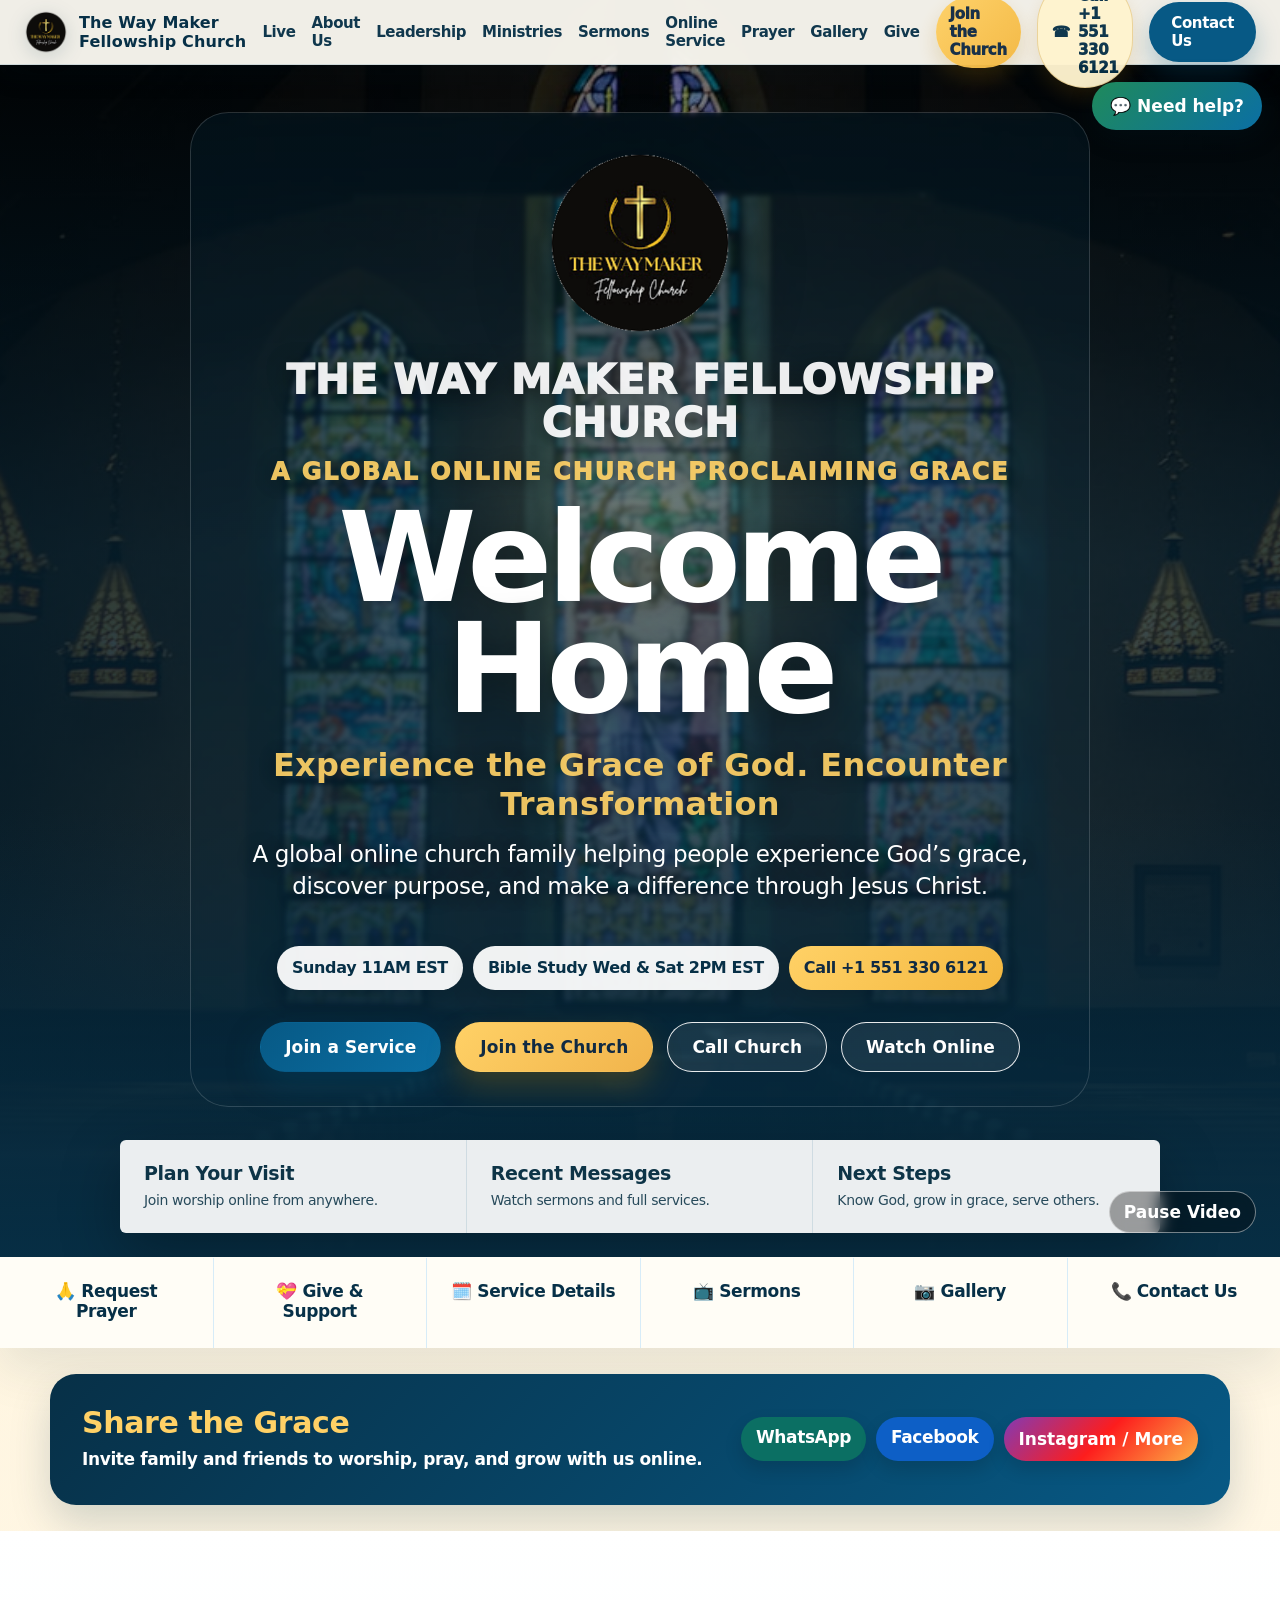
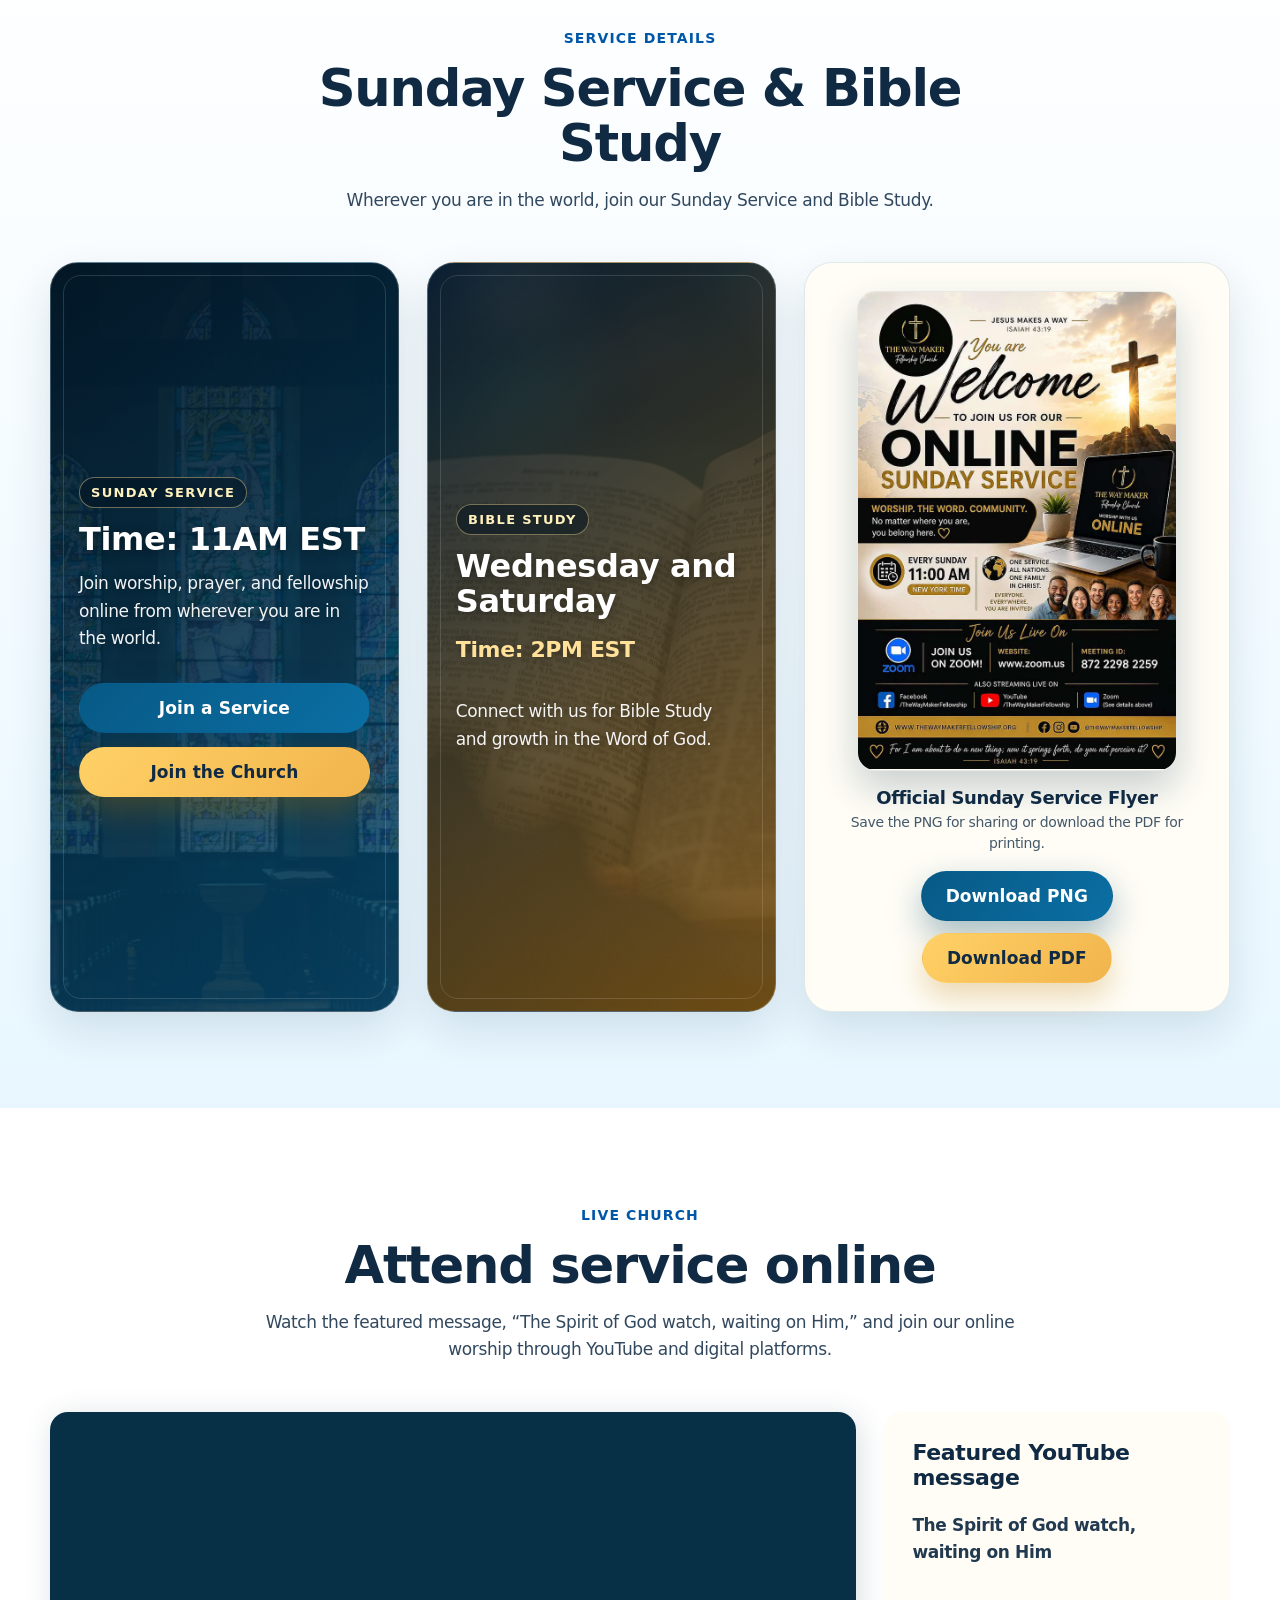
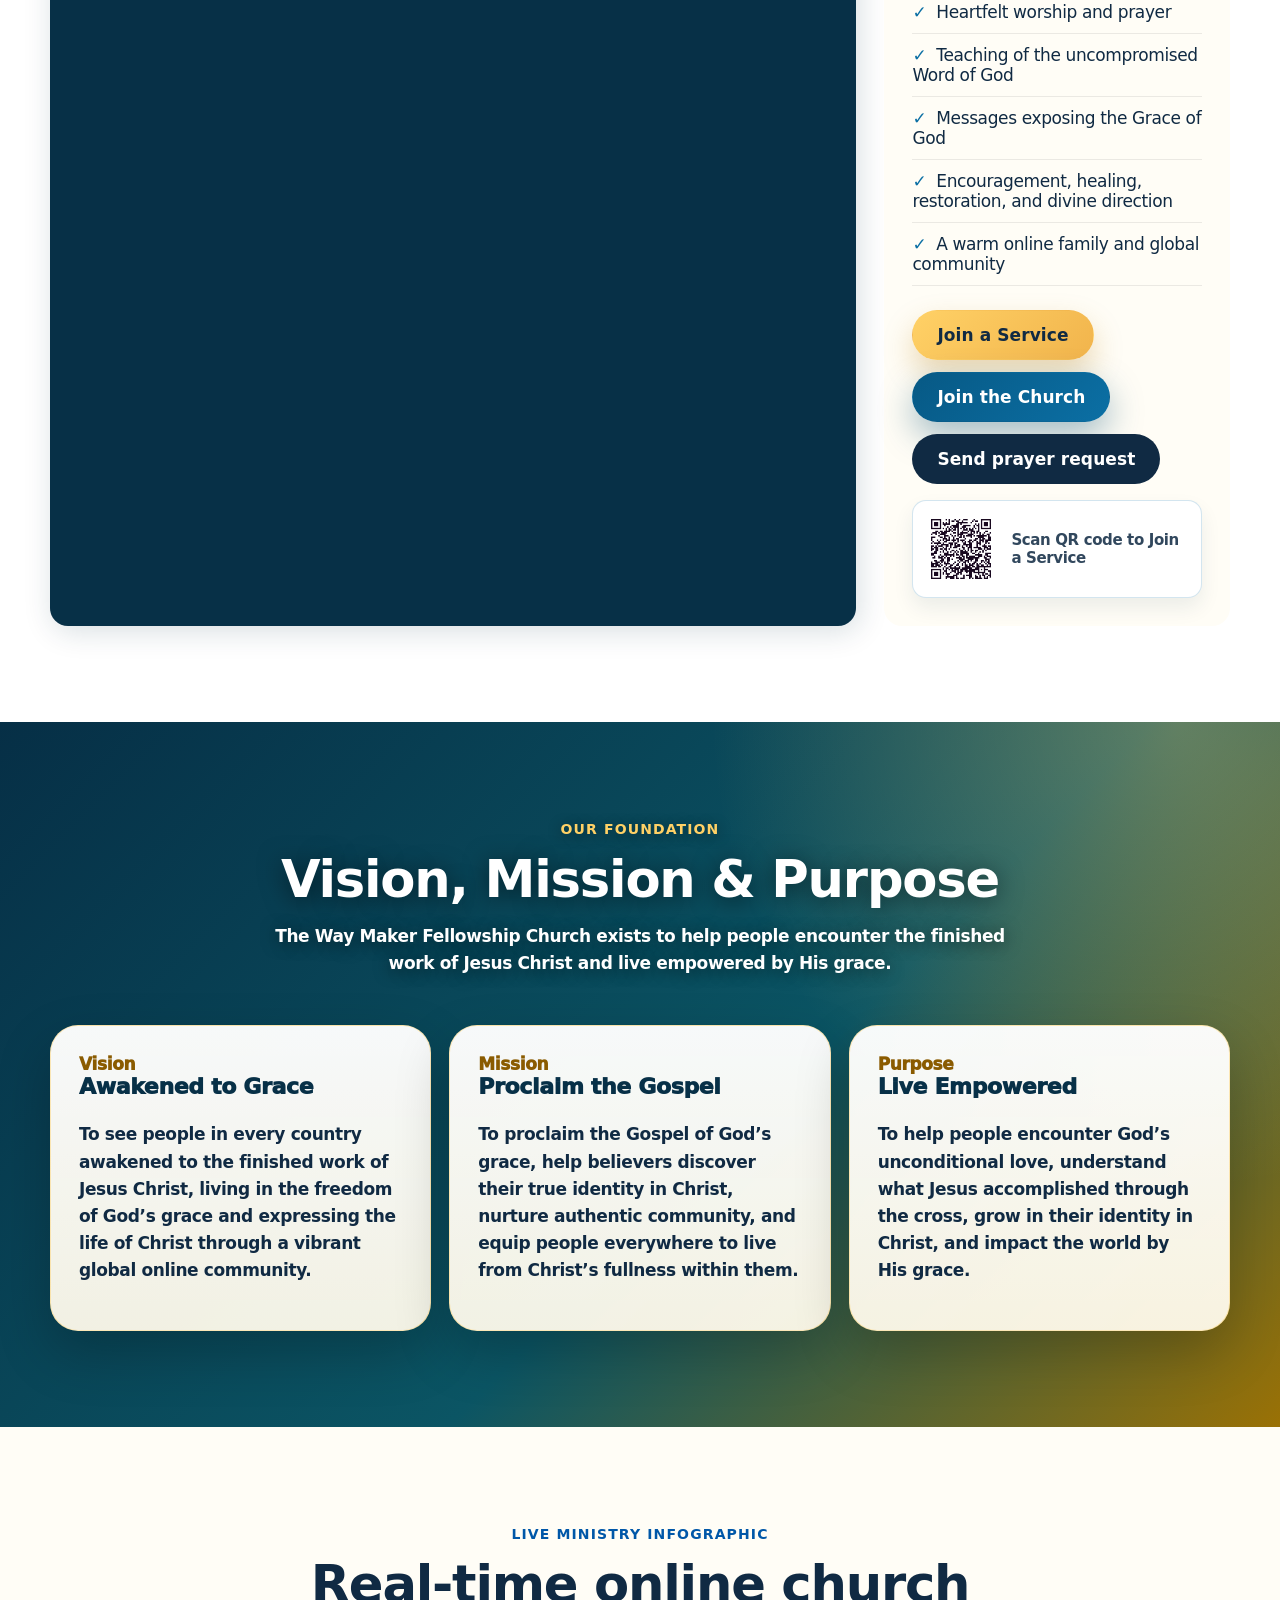
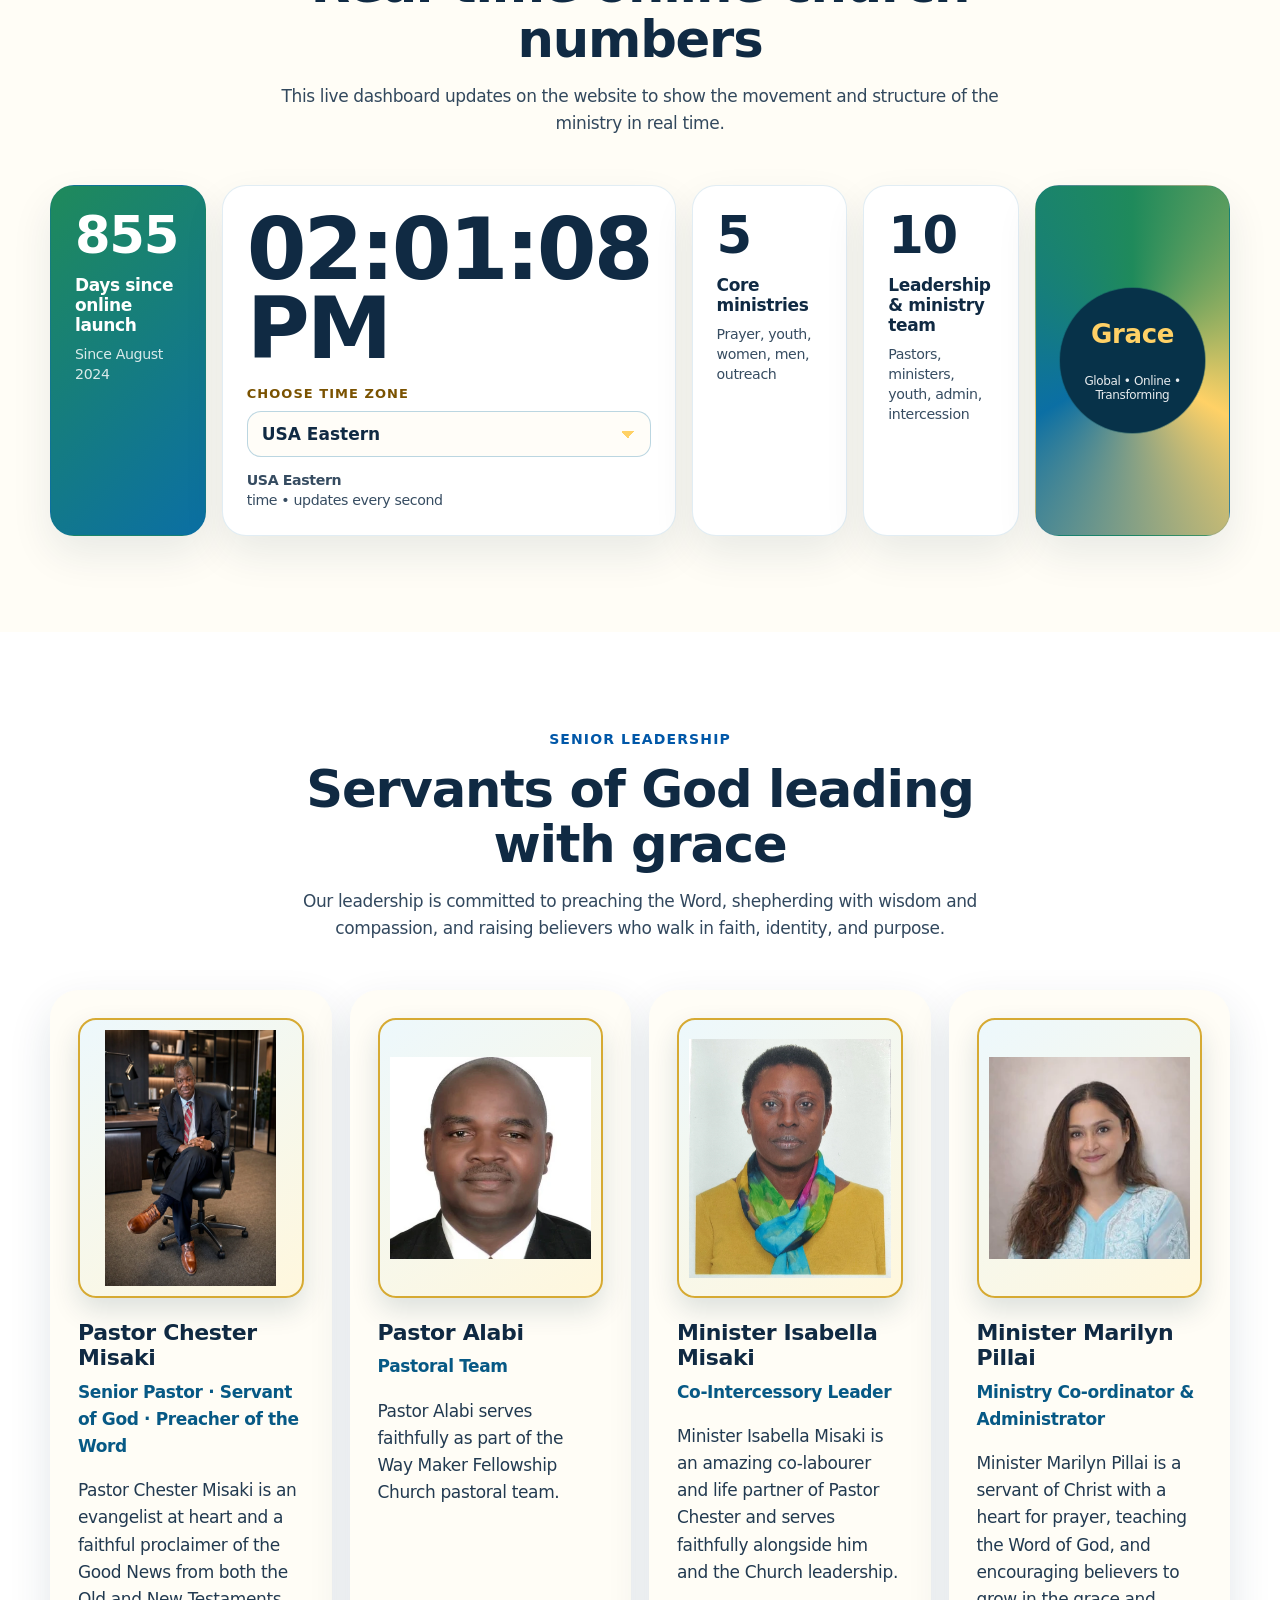
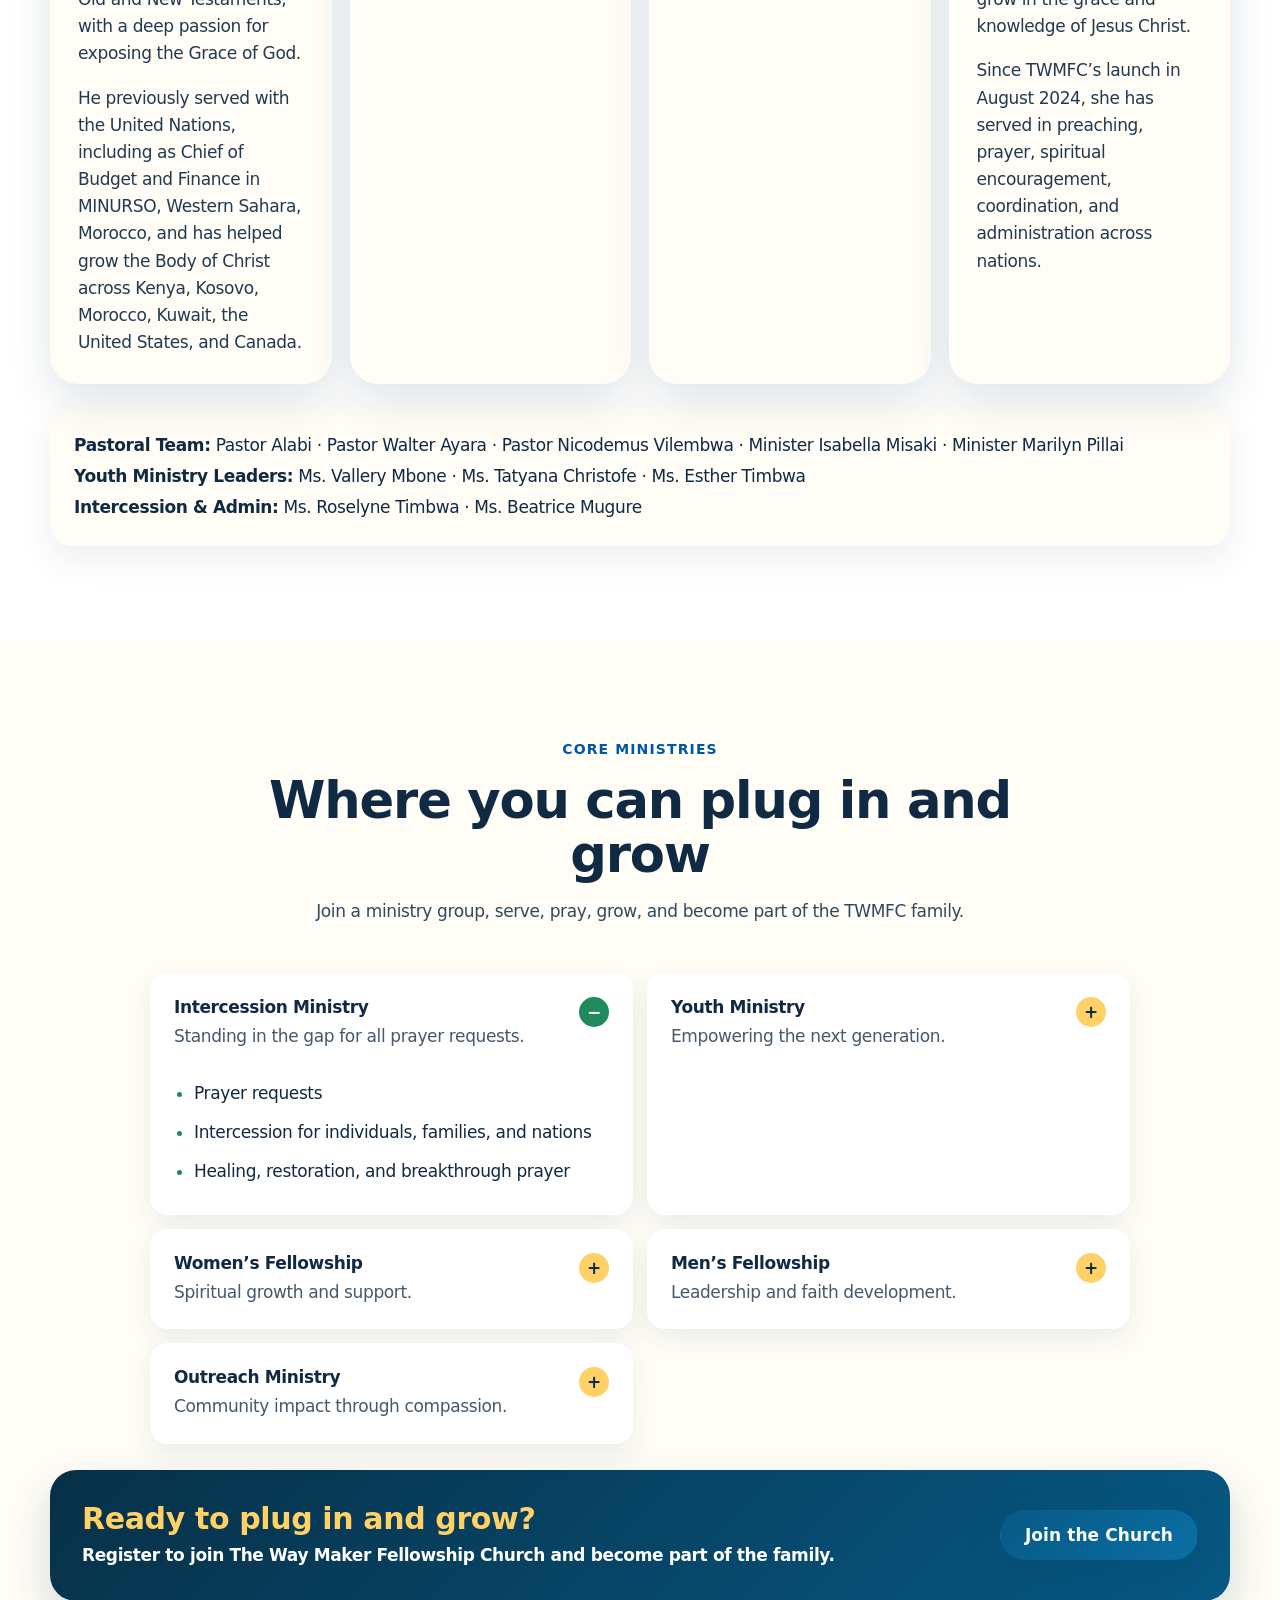
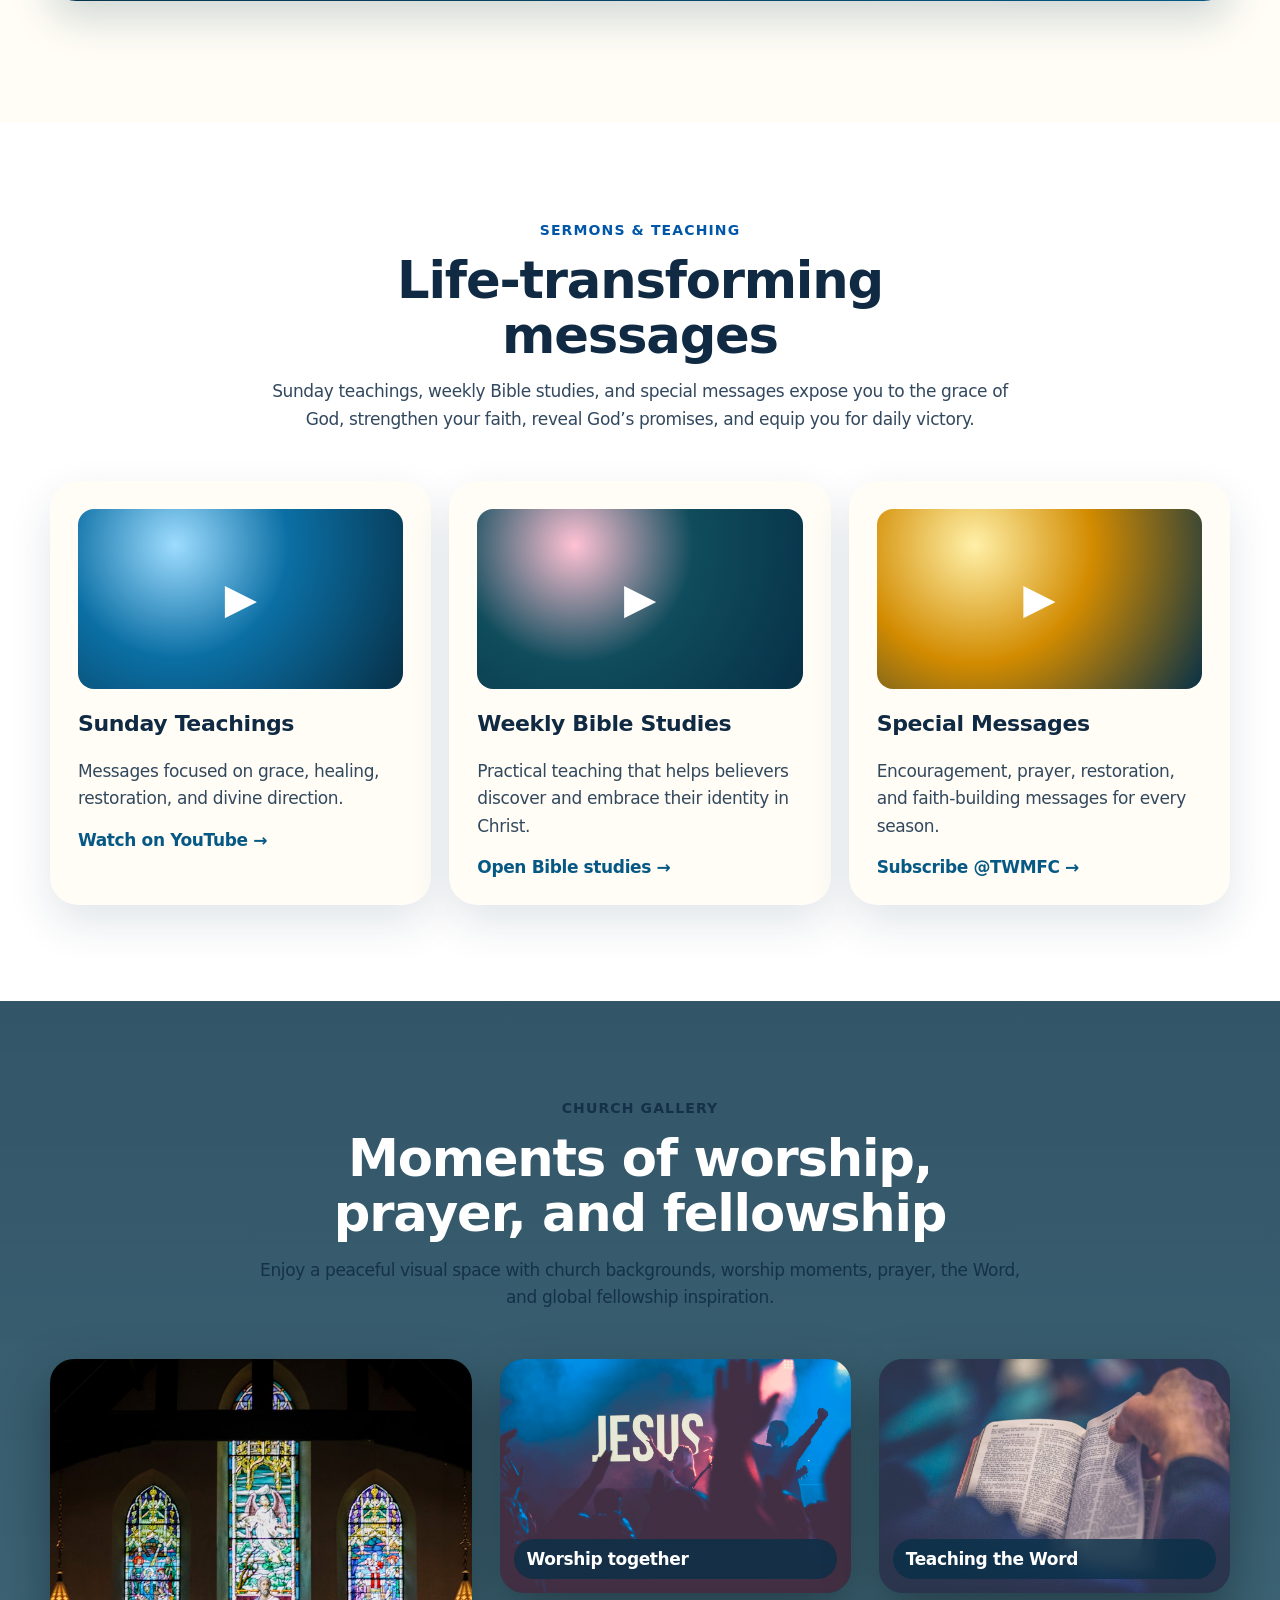
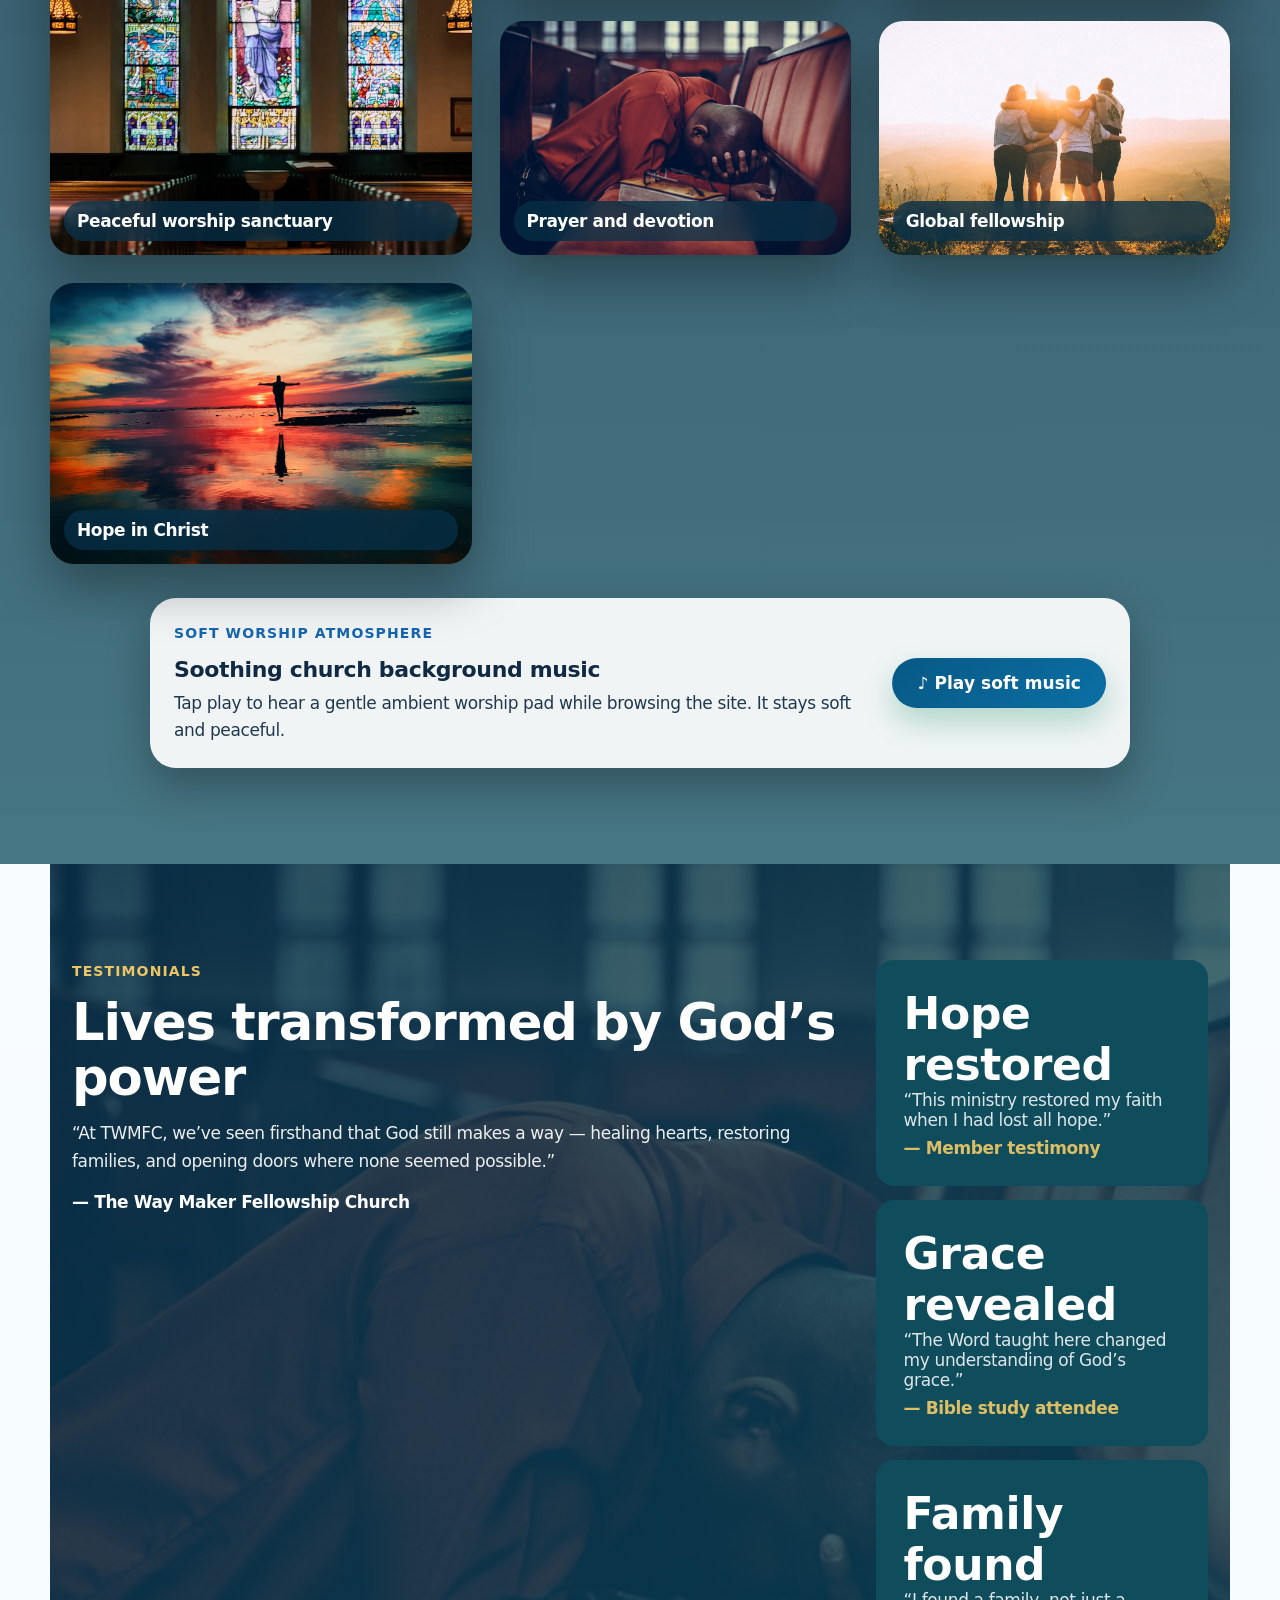
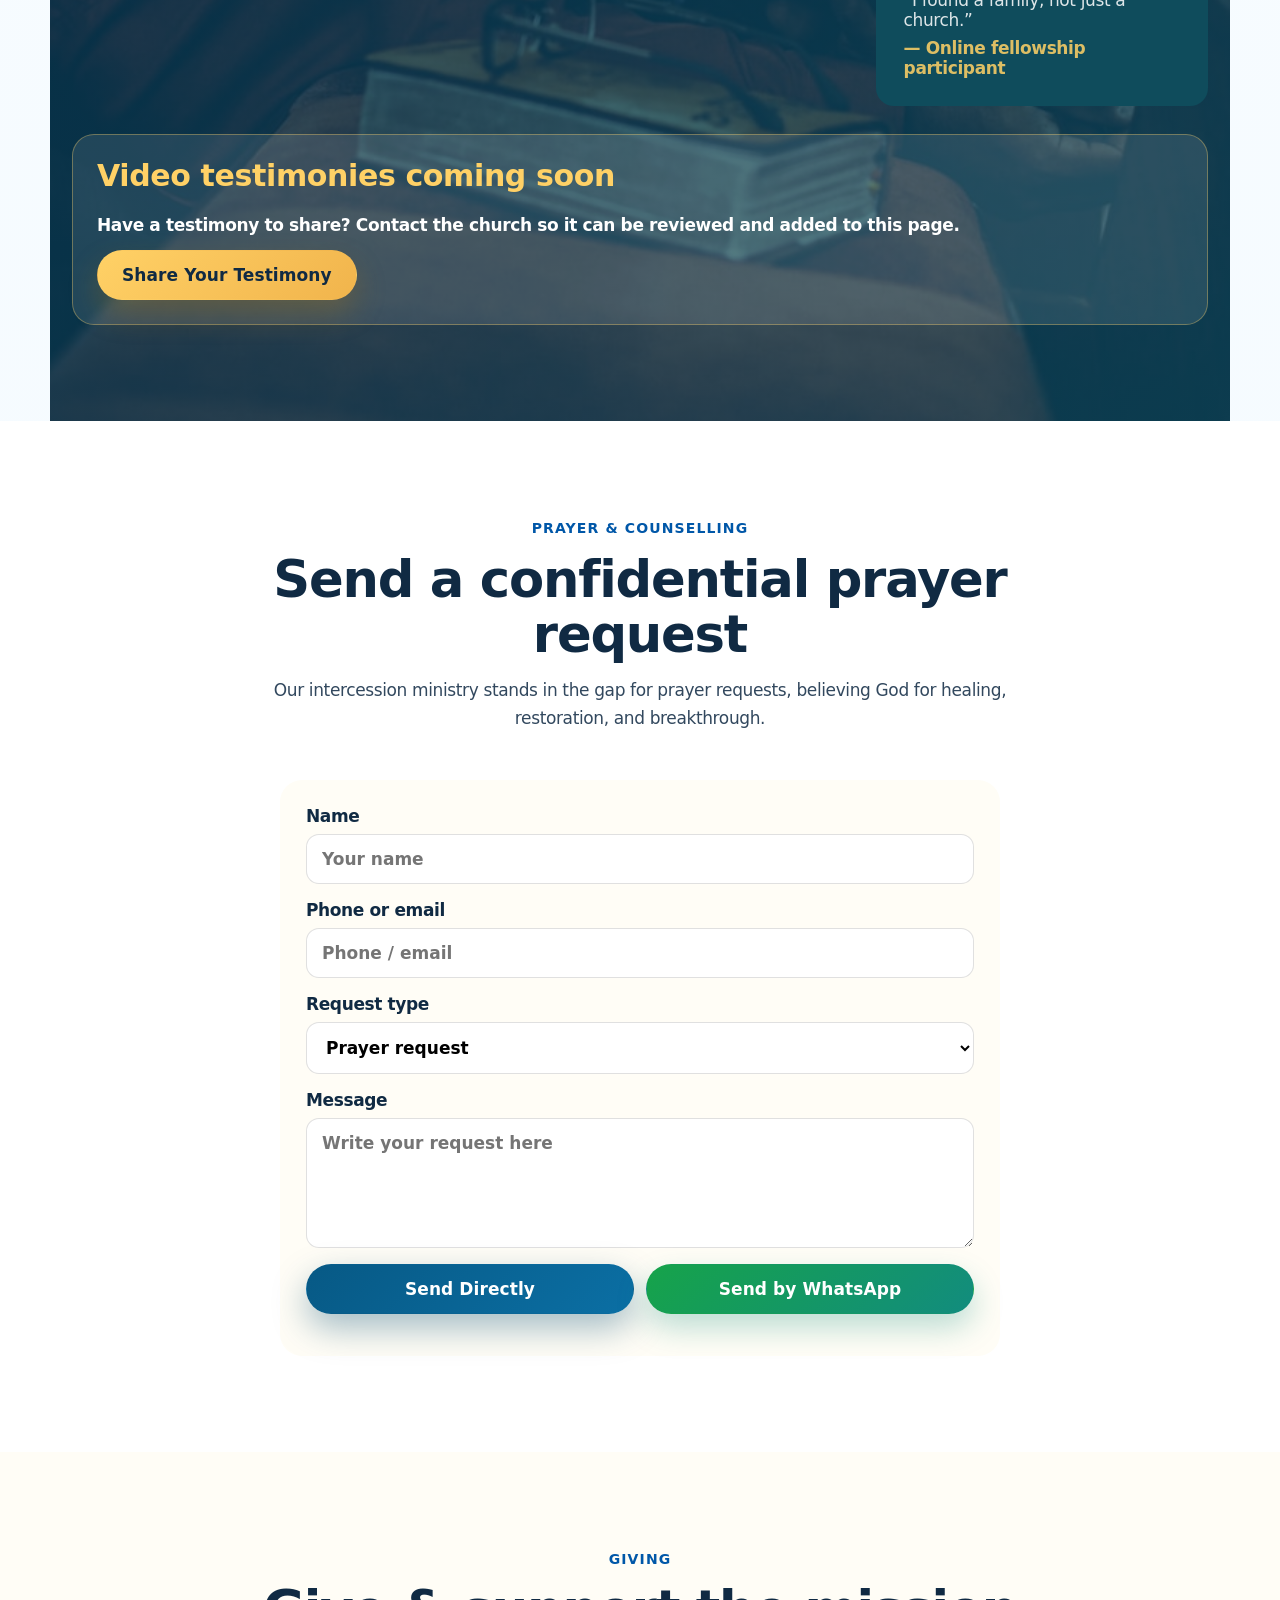
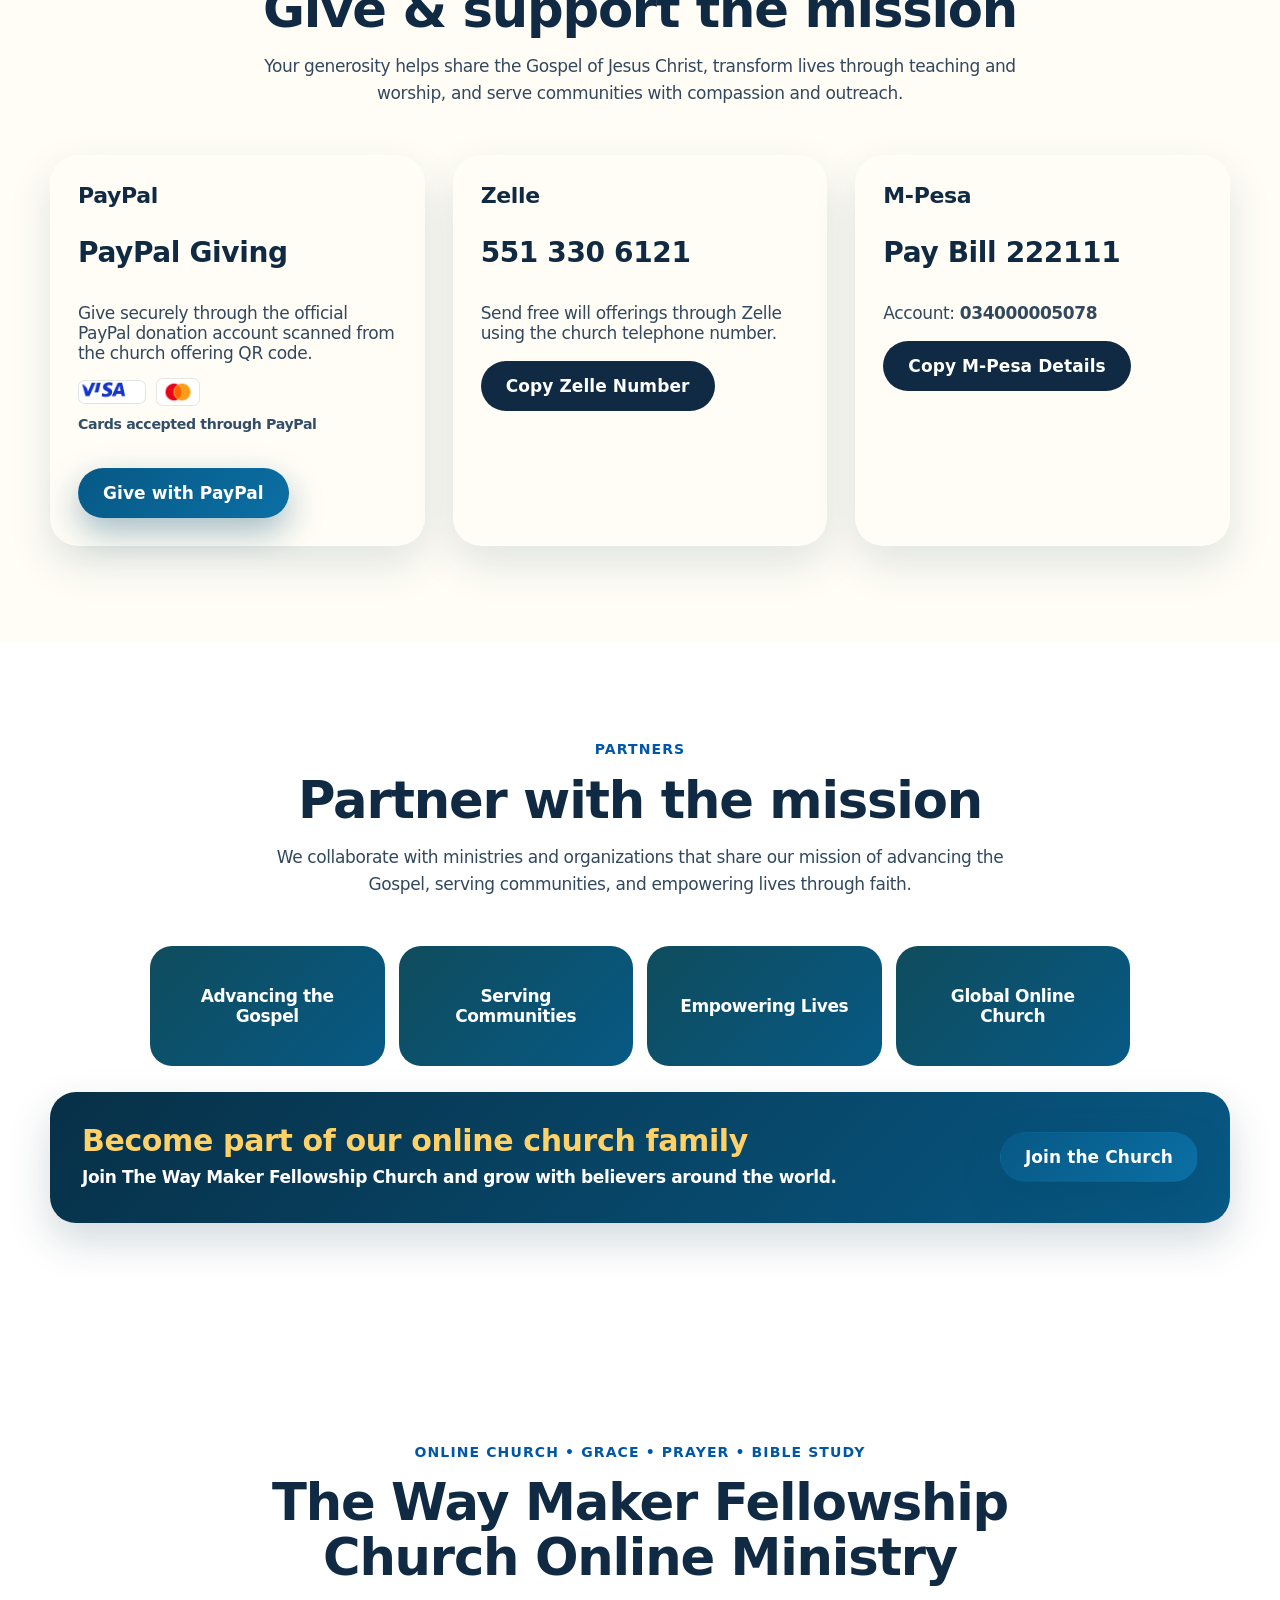
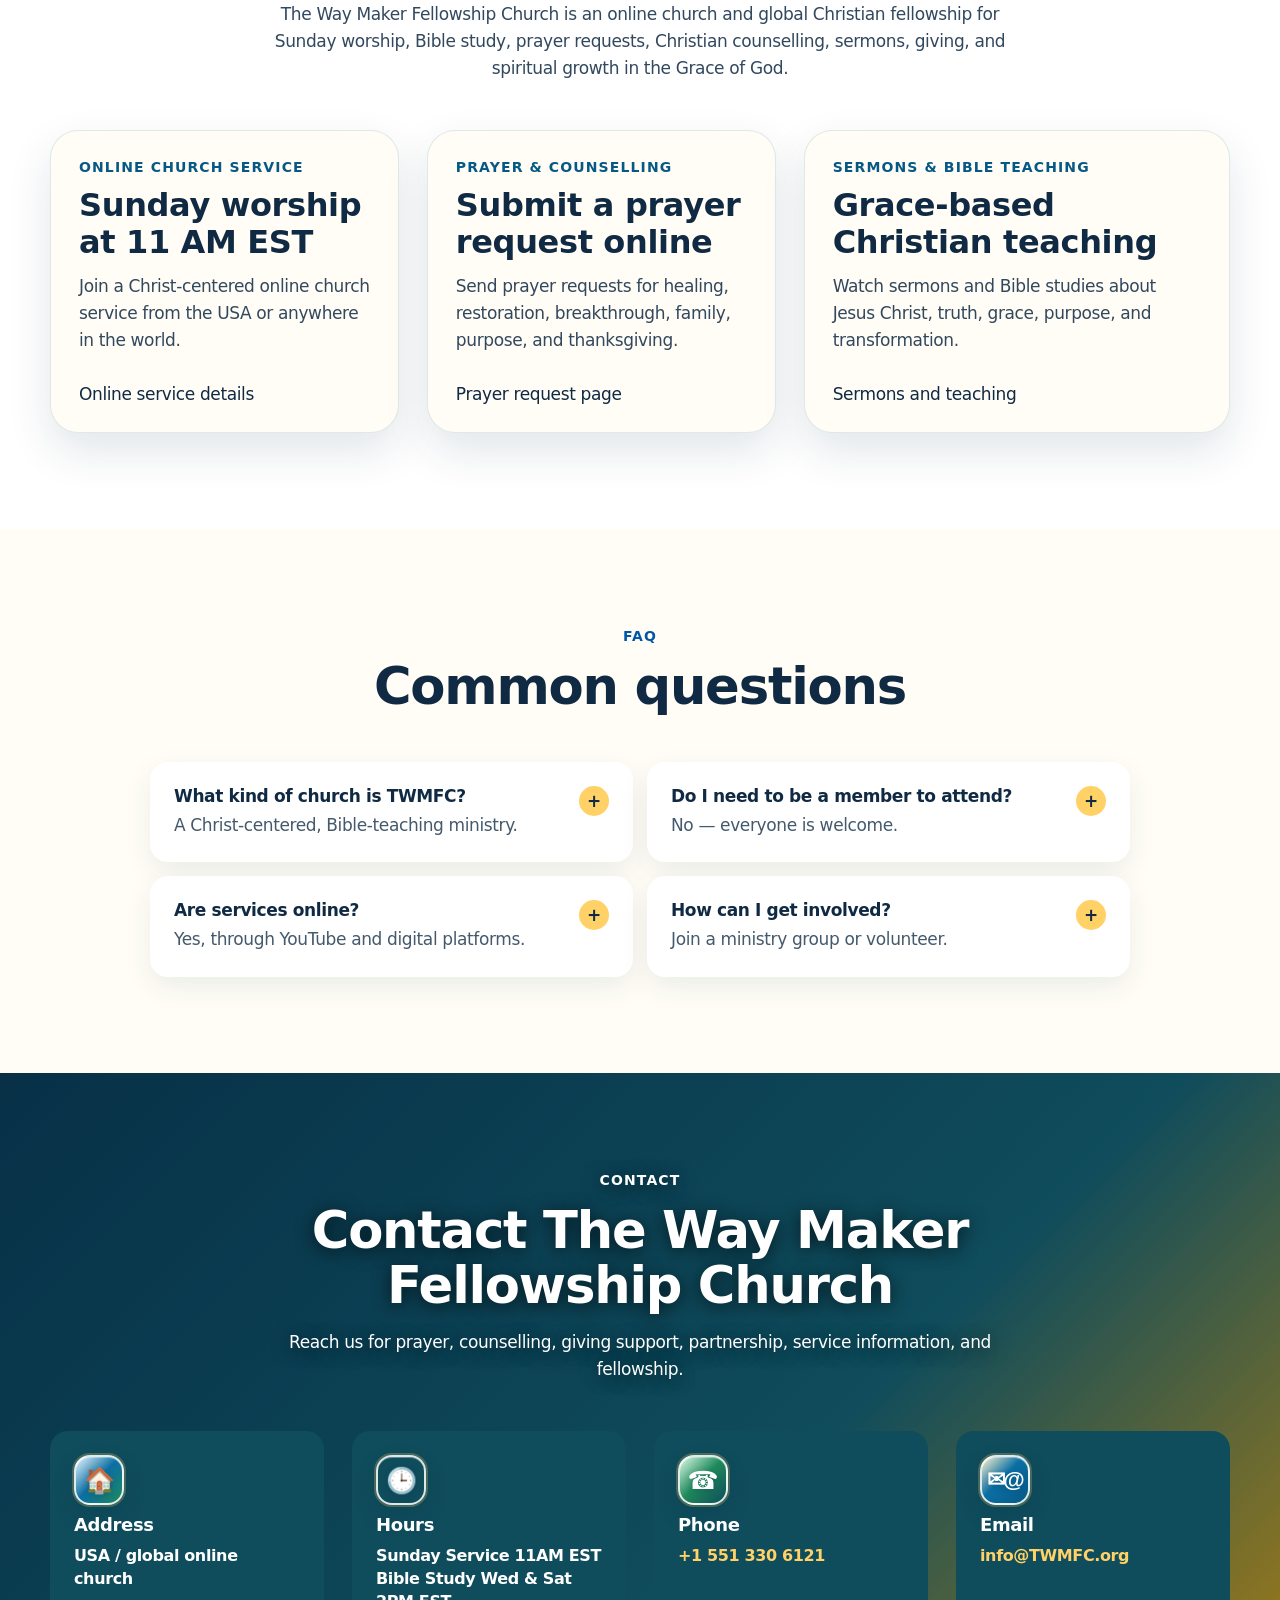
<file: index.html>
<!DOCTYPE html>
<html lang="en">
<head>
  <meta charset="UTF-8" />
  <meta name="viewport" content="width=device-width, initial-scale=1, viewport-fit=cover" />
  <title>The Way Maker Fellowship Church | Online Worship & Prayer</title>
  <meta name="description" content="Join The Way Maker Fellowship Church online for Sunday worship at 11 AM EST, Bible study, sermons, prayer requests, counselling, giving, and the Grace of God." />
  <meta name="keywords" content="The Way Maker Fellowship Church, Way Maker Church, online church, Sunday worship online, Grace of God, prayer request online, Christian counselling, Bible study online, sermons online, global church, TWMFC" />
  <meta name="theme-color" content="#075985" />
  <meta name="robots" content="index, follow, max-image-preview:large, max-snippet:-1, max-video-preview:-1" />
  <meta name="author" content="The Way Maker Fellowship Church" />
  <meta name="geo.region" content="US" />
  <meta name="language" content="English" />
  <meta name="format-detection" content="telephone=yes" />
  <link rel="apple-touch-icon" href="assets/twmfc-logo-192.png" />
  <link rel="icon" type="image/png" sizes="192x192" href="assets/twmfc-logo-192.png" />
  <link rel="icon" type="image/png" sizes="512x512" href="assets/twmfc-logo-512.png" />
  <link rel="manifest" href="site.webmanifest" />
  <link rel="canonical" href="https://waymaker-church.org/" />
  <meta property="og:locale" content="en_US" />
  <meta property="og:type" content="website" />
  <meta property="og:site_name" content="The Way Maker Fellowship Church" />
  <meta property="og:url" content="https://waymaker-church.org/" />
  <meta property="og:title" content="The Way Maker Fellowship Church | Online Worship & Prayer" />
  <meta property="og:description" content="Join The Way Maker Fellowship Church online for Sunday worship at 11 AM EST, Bible study, sermons, prayer requests, counselling, giving, and the Grace of God." />
  <meta property="og:image" content="https://waymaker-church.org/assets/twmfc-logo-512.png" />
  <meta property="og:image:alt" content="The Way Maker Fellowship Church logo" />
  <meta name="twitter:card" content="summary_large_image" />
  <meta name="twitter:title" content="The Way Maker Fellowship Church | Online Worship & Prayer" />
  <meta name="twitter:description" content="Join The Way Maker Fellowship Church online for Sunday worship at 11 AM EST, Bible study, sermons, prayer requests, counselling, giving, and the Grace of God." />
  <meta name="twitter:image" content="https://waymaker-church.org/assets/twmfc-logo-512.png" />
  <link rel="preload" href="assets/gallery/worship-hall.jpg" as="image" />
  <link rel="preload" href="assets/twmfc-logo.png" as="image" />
  <link rel="stylesheet" href="styles.css?v=leadership-photos-20260730-v1" />
  <script type="application/ld+json">{"@context":"https://schema.org","@type":["Church","Organization"],"@id":"https://waymaker-church.org/#church","name":"The Way Maker Fellowship Church","alternateName":["TWMFC","Way Maker Church","Way Maker Fellowship Church"],"url":"https://waymaker-church.org/","logo":"https://waymaker-church.org/assets/twmfc-logo-512.png","image":"https://waymaker-church.org/assets/twmfc-logo-512.png","description":"The Way Maker Fellowship Church is a global online Christian church offering Sunday worship, Bible study, prayer, counselling, sermons, giving, and fellowship rooted in the Grace of God and the finished work of Jesus Christ.","email":"info@TWMFC.org","telephone":"+15513306121","areaServed":["United States","Global","Online"],"slogan":"Experience the Grace of God. Encounter Transformation","knowsAbout":["Grace of God","Finished work of Jesus Christ","Online church service","Bible study","Prayer requests","Christian counselling","Sunday worship","Christian fellowship"],"sameAs":["https://www.youtube.com/@TWMFC","https://www.instagram.com/thewaymakerfellowship_church/","https://www.facebook.com/share/14G5Emyveza/"],"contactPoint":[{"@type":"ContactPoint","telephone":"+15513306121","email":"info@TWMFC.org","contactType":"church office","areaServed":"Global","availableLanguage":"English"}],"hasOfferCatalog":{"@type":"OfferCatalog","name":"Church Ministry Services","itemListElement":[{"@type":"Offer","itemOffered":{"@type":"Service","name":"Sunday online worship"}},{"@type":"Offer","itemOffered":{"@type":"Service","name":"Online Bible study"}},{"@type":"Offer","itemOffered":{"@type":"Service","name":"Prayer requests"}},{"@type":"Offer","itemOffered":{"@type":"Service","name":"Christian counselling"}},{"@type":"Offer","itemOffered":{"@type":"Service","name":"Sermons and teaching"}},{"@type":"Offer","itemOffered":{"@type":"Service","name":"Giving and partnership"}}]},"event":[{"@type":"Event","name":"Sunday Online Worship Service","eventAttendanceMode":"https://schema.org/OnlineEventAttendanceMode","eventStatus":"https://schema.org/EventScheduled","description":"Sunday worship service online at 11 AM EST with The Way Maker Fellowship Church.","organizer":{"@id":"https://waymaker-church.org/#church"},"location":{"@type":"VirtualLocation","url":"https://us02web.zoom.us/j/87222982259#success"}},{"@type":"Event","name":"Online Bible Study","eventAttendanceMode":"https://schema.org/OnlineEventAttendanceMode","eventStatus":"https://schema.org/EventScheduled","description":"Bible Study on Wednesday and Saturday at 2 PM EST.","organizer":{"@id":"https://waymaker-church.org/#church"},"location":{"@type":"VirtualLocation","url":"https://waymaker-church.org/online-service.html"}}]}</script>
  <script type="application/ld+json">{"@context":"https://schema.org","@type":"WebSite","@id":"https://waymaker-church.org/#website","name":"The Way Maker Fellowship Church","alternateName":"TWMFC","url":"https://waymaker-church.org/","publisher":{"@id":"https://waymaker-church.org/#church"},"inLanguage":"en","potentialAction":{"@type":"SearchAction","target":"https://waymaker-church.org/?s={search_term_string}","query-input":"required name=search_term_string"}}</script>
  <script type="application/ld+json">{"@context":"https://schema.org","@type":"WebPage","@id":"https://waymaker-church.org/#webpage","url":"https://waymaker-church.org/","name":"The Way Maker Fellowship Church | Online Worship & Prayer","description":"Join The Way Maker Fellowship Church online for Sunday worship at 11 AM EST, Bible study, sermons, prayer requests, counselling, giving, and the Grace of God.","isPartOf":{"@id":"https://waymaker-church.org/#website"},"publisher":{"@id":"https://waymaker-church.org/#church"},"inLanguage":"en"}</script>
  <script type="application/ld+json">{"@context":"https://schema.org","@type":"BreadcrumbList","itemListElement":[{"@type":"ListItem","position":1,"name":"Home","item":"https://waymaker-church.org/"}]}</script>
  <script type="application/ld+json">{"@context":"https://schema.org","@type":"FAQPage","mainEntity":[{"@type":"Question","name":"What kind of church is The Way Maker Fellowship Church?","acceptedAnswer":{"@type":"Answer","text":"The Way Maker Fellowship Church is a Christ-centered global online church focused on the Grace of God and the finished work of Jesus Christ."}},{"@type":"Question","name":"When is Sunday online service?","acceptedAnswer":{"@type":"Answer","text":"Sunday online worship service is at 11 AM EST. Bible Study is Wednesday and Saturday at 2 PM EST."}},{"@type":"Question","name":"Can I send a prayer request online?","acceptedAnswer":{"@type":"Answer","text":"Yes. Visitors can submit prayer requests for counselling, healing, restoration, thanksgiving, and spiritual encouragement."}},{"@type":"Question","name":"How can I watch sermons?","acceptedAnswer":{"@type":"Answer","text":"Sermons and Bible teaching are available through the church website and the TWMFC YouTube channel."}}]}</script>
</head>
<body>
  <header class="site-header" id="top">
    <nav class="nav" aria-label="Main navigation">
      <a href="#top" class="brand" aria-label="The Way Maker Fellowship Church home">
        <img class="brand-logo" src="assets/twmfc-logo-192.png" alt="The Waymaker Fellowship Church logo" width="44" height="44" />
        <span class="brand-name">The Way Maker Fellowship Church</span>
      </a>
      <button class="menu-toggle" aria-label="Open menu" aria-expanded="false">☰</button>
      <div class="nav-links">
        <a href="#live">Live</a>
        <a href="about.html">About Us</a>
        <a href="#leadership">Leadership</a>
        <a href="#ministries">Ministries</a>
        <a href="#sermons">Sermons</a>
        <a href="online-service.html">Online Service</a>
        <a href="prayer-request.html">Prayer</a>
        <a href="#gallery">Gallery</a>
        <a href="#giving">Give</a><a href="https://chebs-canada.aweb.page/grace-based-fellowship" class="nav-join" target="_blank" rel="noopener">Join the Church</a>
        <a href="tel:+15513306121" class="nav-phone">Call +1 551 330 6121</a>
        <a href="contact.html" class="nav-cta">Contact Us</a>
      </div>
    </nav>
  </header>

  <div class="mobile-sticky-cta" aria-label="Quick contact actions">
    <a href="tel:+15513306121">Call Church</a>
    <a href="https://us02web.zoom.us/j/87222982259#success" target="_blank" rel="noopener">Join Service</a>
  </div>

  <main>
    <section class="hero video-welcome section-dark" aria-label="Welcome home video page">
      <video class="hero-video" autoplay muted loop playsinline preload="metadata" poster="assets/gallery/worship-hall.jpg">
        <source src="assets/video/welcome-home.mp4" type="video/mp4" />
      </video>
      <div class="hero-video-overlay" aria-hidden="true"></div>
      <div class="hero-content hero-centered reveal">
        <img class="hero-logo" src="assets/twmfc-logo.png" alt="The Waymaker Fellowship Church logo" width="220" height="220" />
        <p class="hero-business-name">The Way Maker Fellowship Church</p>
        <p class="eyebrow hero-kicker">A global online church proclaiming grace</p>
        <h1>Welcome<br>Home</h1>
        <p class="hero-tagline">Experience the Grace of God. Encounter Transformation</p>
        <p class="hero-subtitle">A global online church family helping people experience God’s grace, discover purpose, and make a difference through Jesus Christ.</p>
        <div class="hero-contact-line" aria-label="Service and contact details">
          <span>Sunday 11AM EST</span>
          <span>Bible Study Wed & Sat 2PM EST</span>
          <a href="tel:+15513306121">Call +1 551 330 6121</a>
        </div>
        <div class="hero-actions hero-actions-centered">
          <a href="https://us02web.zoom.us/j/87222982259#success" class="button button-primary" target="_blank" rel="noopener">Join a Service</a>
          <a href="https://chebs-canada.aweb.page/grace-based-fellowship" class="button button-gold" target="_blank" rel="noopener">Join the Church</a>
          <a href="tel:+15513306121" class="button button-outline">Call Church</a>
          <a href="#live" class="button button-outline">Watch Online</a>
        </div>
      </div>
      <div class="welcome-strip" aria-label="Quick welcome actions">
        <a href="#live"><strong>Plan Your Visit</strong><span>Join worship online from anywhere.</span></a>
        <a href="#sermons"><strong>Recent Messages</strong><span>Watch sermons and full services.</span></a>
        <a href="#foundation"><strong>Next Steps</strong><span>Know God, grow in grace, serve others.</span></a>
      </div>
      <button class="video-control" id="heroVideoToggle" type="button" aria-pressed="false">Pause Video</button>
    </section>

    <section class="quick-links" aria-label="Quick church links">
      <a href="#prayer">🙏 Request Prayer</a>
      <a href="#giving">💝 Give & Support</a>
      <a href="#service-details">🗓️ Service Details</a>
      <a href="#sermons">📺 Sermons</a>
      <a href="#gallery">📷 Gallery</a>
      <a href="contact.html">📞 Contact Us</a>
    </section>

    <section class="share-invitation" aria-label="Share The Way Maker Fellowship Church website">
      <div>
        <strong>Share the Grace</strong>
        <span>Invite family and friends to worship, pray, and grow with us online.</span>
      </div>
      <div class="share-bar" data-share-title="The Way Maker Fellowship Church">
        <a class="share-whatsapp" href="#" data-share="whatsapp" target="_blank" rel="noopener">WhatsApp</a>
        <a class="share-facebook" href="#" data-share="facebook" target="_blank" rel="noopener">Facebook</a>
        <button class="share-more" type="button" data-share="more">Instagram / More</button>
      </div>
    </section>

    <section id="service-details" class="section section-light service-details-section">
      <div class="section-heading reveal">
        <p class="eyebrow blue">Service Details</p>
        <h2>Sunday Service & Bible Study</h2>
        <p>Wherever you are in the world, join our Sunday Service and Bible Study.</p>
      </div>
      <div class="service-details-grid">
        <article class="service-details-card service-card-sunday reveal">
          <span>Sunday Service</span>
          <h3>Time: 11AM EST</h3>
          <p>Join worship, prayer, and fellowship online from wherever you are in the world.</p>
          <a class="button button-primary" href="https://us02web.zoom.us/j/87222982259#success" target="_blank" rel="noopener">Join a Service</a>
          <a class="button button-gold" href="https://chebs-canada.aweb.page/grace-based-fellowship" target="_blank" rel="noopener">Join the Church</a>
        </article>
        <article class="service-details-card service-card-study reveal delay-1">
          <span>Bible Study</span>
          <h3>Wednesday and Saturday</h3>
          <p><strong>Time: 2PM EST</strong></p>
          <p>Connect with us for Bible Study and growth in the Word of God.</p>
        </article>
        <article class="service-flyer-card reveal delay-2">
          <a class="service-flyer-preview" href="assets/waymaker-sunday-service-flyer.png" target="_blank" rel="noopener" aria-label="Open the Sunday Service flyer at full size">
            <img src="assets/waymaker-sunday-service-flyer.webp" alt="The Way Maker Fellowship Church online Sunday Service flyer" width="1440" height="2160" loading="lazy" decoding="async" />
          </a>
          <div class="service-flyer-copy">
            <strong>Official Sunday Service Flyer</strong>
            <span>Save the PNG for sharing or download the PDF for printing.</span>
          </div>
          <div class="service-flyer-actions">
            <a class="button button-primary" href="assets/waymaker-sunday-service-flyer.png" download="Waymaker-Sunday-Service-Flyer.png">Download PNG</a>
            <a class="button button-gold" href="assets/waymaker-sunday-service-flyer.pdf" download="Waymaker-Sunday-Service-Flyer.pdf">Download PDF</a>
          </div>
        </article>
      </div>
    </section>

    <section id="live" class="section section-light">
      <div class="section-heading reveal">
        <p class="eyebrow blue">Live Church</p>
        <h2>Attend service online</h2>
        <p>Watch the featured message, “The Spirit of God watch, waiting on Him,” and join our online worship through YouTube and digital platforms.</p>
      </div>
      <div class="live-grid">
        <div class="video-frame reveal">
          <iframe
            src="https://www.youtube.com/embed/k0nPsaqsD60"
            title="The Spirit of God watch, waiting on Him | The Way Maker Fellowship Church"
            loading="lazy"
            allow="accelerometer; autoplay; clipboard-write; encrypted-media; gyroscope; picture-in-picture; web-share"
            allowfullscreen>
          </iframe>
        </div>
        <aside class="service-panel reveal delay-1">
          <h3>Featured YouTube message</h3>
          <p><strong>The Spirit of God watch, waiting on Him</strong></p>
          <ul class="check-list">
            <li>Heartfelt worship and prayer</li>
            <li>Teaching of the uncompromised Word of God</li>
            <li>Messages exposing the Grace of God</li>
            <li>Encouragement, healing, restoration, and divine direction</li>
            <li>A warm online family and global community</li>
          </ul>
          <div class="service-actions">
            <a class="button button-gold" href="https://us02web.zoom.us/j/87222982259#success" target="_blank" rel="noopener">Join a Service</a>
            <a class="button button-primary" href="https://chebs-canada.aweb.page/grace-based-fellowship" target="_blank" rel="noopener">Join the Church</a>
            <a class="button button-dark" href="#prayer">Send prayer request</a>
          </div>
          <div class="service-qr-card">
            <img src="assets/join-us-now-zoom-qr.png" alt="Scan this QR code to join the Zoom meeting" loading="lazy" decoding="async">
            <p><strong>Scan QR code to Join a Service</strong></p>
          </div>
        </aside>
      </div>
    </section>

    <section id="foundation" class="section section-dark programs-section">
      <div class="section-heading reveal">
        <p class="eyebrow">Our Foundation</p>
        <h2>Vision, Mission & Purpose</h2>
        <p>The Way Maker Fellowship Church exists to help people encounter the finished work of Jesus Christ and live empowered by His grace.</p>
      </div>
      <div class="cards-grid foundation-grid">
        <article class="program-card reveal"><span>Vision</span><h3>Awakened to Grace</h3><p>To see people in every country awakened to the finished work of Jesus Christ, living in the freedom of God’s grace and expressing the life of Christ through a vibrant global online community.</p></article>
        <article class="program-card reveal delay-1"><span>Mission</span><h3>Proclaim the Gospel</h3><p>To proclaim the Gospel of God’s grace, help believers discover their true identity in Christ, nurture authentic community, and equip people everywhere to live from Christ’s fullness within them.</p></article>
        <article class="program-card reveal delay-2"><span>Purpose</span><h3>Live Empowered</h3><p>To help people encounter God’s unconditional love, understand what Jesus accomplished through the cross, grow in their identity in Christ, and impact the world by His grace.</p></article>
      </div>
    </section>

    <section id="impact" class="section section-muted impact-section">
      <div class="section-heading reveal">
        <p class="eyebrow blue">Live Ministry Infographic</p>
        <h2>Real-time online church numbers</h2>
        <p>This live dashboard updates on the website to show the movement and structure of the ministry in real time.</p>
      </div>
      <div class="impact-dashboard reveal" aria-label="Live church numbers infographic">
        <div class="impact-card primary"><strong id="daysOnline">0</strong><span>Days since online launch</span><small>Since August 2024</small></div>
        <div class="impact-card time-card">
          <strong id="localTime">--:--</strong>
          <label for="timezoneSelect">Choose time zone</label>
          <select id="timezoneSelect" aria-label="Choose clock time zone">
            <option value="America/New_York" selected>USA Eastern</option>
            <option value="America/Chicago">USA Central</option>
            <option value="America/Denver">USA Mountain</option>
            <option value="America/Los_Angeles">USA Pacific</option>
            <option value="America/Anchorage">USA Alaska</option>
            <option value="Pacific/Honolulu">USA Hawaii</option>
            <option value="Africa/Nairobi">Kenya</option>
            <option value="Europe/London">London</option>
            <option value="Europe/Paris">Paris</option>
            <option value="Asia/Dubai">Dubai</option>
            <option value="Asia/Tokyo">Tokyo</option>
            <option value="Australia/Sydney">Sydney</option>
          </select>
          <small><span id="timezoneName">USA Eastern</span> time • updates every second</small>
        </div>
        <div class="impact-card"><strong data-count="5">0</strong><span>Core ministries</span><small>Prayer, youth, women, men, outreach</small></div>
        <div class="impact-card"><strong data-count="10">0</strong><span>Leadership & ministry team</span><small>Pastors, ministers, youth, admin, intercession</small></div>
        <div class="impact-ring" aria-hidden="true"><div><b>Grace</b><em>Global • Online • Transforming</em></div></div>
      </div>
    </section>

    <section id="leadership" class="section section-light">
      <div class="section-heading reveal">
        <p class="eyebrow blue">Senior Leadership</p>
        <h2>Servants of God leading with grace</h2>
        <p>Our leadership is committed to preaching the Word, shepherding with wisdom and compassion, and raising believers who walk in faith, identity, and purpose.</p>
      </div>
      <div class="leadership-grid">
        <article class="leader-card reveal">
          <div class="leader-photo"><img src="assets/pastor-chester-misaki.webp" alt="Pastor Chester Misaki" width="1024" height="1536" loading="eager" fetchpriority="high" decoding="async"></div>
          <h3>Pastor Chester Misaki</h3>
          <p class="leader-role">Senior Pastor · Servant of God · Preacher of the Word</p>
          <p>Pastor Chester Misaki is an evangelist at heart and a faithful proclaimer of the Good News from both the Old and New Testaments, with a deep passion for exposing the Grace of God.</p>
          <p>He previously served with the United Nations, including as Chief of Budget and Finance in MINURSO, Western Sahara, Morocco, and has helped grow the Body of Christ across Kenya, Kosovo, Morocco, Kuwait, the United States, and Canada.</p>
        </article>
        <article class="leader-card reveal delay-1">
          <div class="leader-photo"><img src="assets/pastor-alabi.webp" alt="Pastor Alabi" width="400" height="400" loading="eager" decoding="async"></div>
          <h3>Pastor Alabi</h3>
          <p class="leader-role">Pastoral Team</p>
          <p>Pastor Alabi serves faithfully as part of the Way Maker Fellowship Church pastoral team.</p>
        </article>
        <article class="leader-card reveal delay-2">
          <div class="leader-photo"><img src="assets/minister-isabella-misaki.webp" alt="Minister Isabella Misaki" width="1426" height="1692" loading="eager" decoding="async"></div>
          <h3>Minister Isabella Misaki</h3>
          <p class="leader-role">Co-Intercessory Leader</p>
          <p>Minister Isabella Misaki is an amazing co-labourer and life partner of Pastor Chester and serves faithfully alongside him and the Church leadership.</p>
        </article>
        <article class="leader-card reveal delay-3">
          <div class="leader-photo"><img src="assets/minister-marilyn-pillai.webp" alt="Minister Marilyn Pillai" width="299" height="299" loading="eager" decoding="async"></div>
          <h3>Minister Marilyn Pillai</h3>
          <p class="leader-role">Ministry Co-ordinator &amp; Administrator</p>
          <p>Minister Marilyn Pillai is a servant of Christ with a heart for prayer, teaching the Word of God, and encouraging believers to grow in the grace and knowledge of Jesus Christ.</p>
          <p>Since TWMFC’s launch in August 2024, she has served in preaching, prayer, spiritual encouragement, coordination, and administration across nations.</p>
        </article>
      </div>
      <div class="team-strip reveal">
        <strong>Pastoral Team:</strong> Pastor Alabi · Pastor Walter Ayara · Pastor Nicodemus Vilembwa · Minister Isabella Misaki · Minister Marilyn Pillai<br>
        <strong>Youth Ministry Leaders:</strong> Ms. Vallery Mbone · Ms. Tatyana Christofe · Ms. Esther Timbwa<br>
        <strong>Intercession & Admin:</strong> Ms. Roselyne Timbwa · Ms. Beatrice Mugure
      </div>
    </section>

    <section id="ministries" class="section section-muted">
      <div class="section-heading reveal">
        <p class="eyebrow blue">Core Ministries</p>
        <h2>Where you can plug in and grow</h2>
        <p>Join a ministry group, serve, pray, grow, and become part of the TWMFC family.</p>
      </div>
      <div class="ministry-list reveal">
        <details class="ministry-card" open><summary><strong>Intercession Ministry</strong><span>Standing in the gap for all prayer requests.</span></summary><ul><li>Prayer requests</li><li>Intercession for individuals, families, and nations</li><li>Healing, restoration, and breakthrough prayer</li></ul></details>
        <details class="ministry-card"><summary><strong>Youth Ministry</strong><span>Empowering the next generation.</span></summary><ul><li>Youth fellowship</li><li>Mentorship and discipleship</li><li>Faith, identity, and purpose development</li></ul></details>
        <details class="ministry-card"><summary><strong>Women’s Fellowship</strong><span>Spiritual growth and support.</span></summary><ul><li>Women’s prayer and encouragement</li><li>Family ministry</li><li>Spiritual growth through God’s Word</li></ul></details>
        <details class="ministry-card"><summary><strong>Men’s Fellowship</strong><span>Leadership and faith development.</span></summary><ul><li>Faith-driven leadership</li><li>Accountability</li><li>Spiritual growth among men</li></ul></details>
        <details class="ministry-card"><summary><strong>Outreach Ministry</strong><span>Community impact through compassion.</span></summary><ul><li>Serving communities</li><li>Advancing the Gospel</li><li>Empowering lives through faith</li></ul></details>
      </div>
      <div class="join-family-cta reveal">
        <div><strong>Ready to plug in and grow?</strong><span>Register to join The Way Maker Fellowship Church and become part of the family.</span></div>
        <a class="button button-primary" href="https://chebs-canada.aweb.page/grace-based-fellowship" target="_blank" rel="noopener">Join the Church</a>
      </div>
    </section>

    <section id="sermons" class="section section-light">
      <div class="section-heading reveal">
        <p class="eyebrow blue">Sermons & Teaching</p>
        <h2>Life-transforming messages</h2>
        <p>Sunday teachings, weekly Bible studies, and special messages expose you to the grace of God, strengthen your faith, reveal God’s promises, and equip you for daily victory.</p>
      </div>
      <div class="sermon-grid">
        <article class="sermon-card reveal"><div class="sermon-thumb">▶</div><h3>Sunday Teachings</h3><p>Messages focused on grace, healing, restoration, and divine direction.</p><a href="https://www.youtube.com/@TWMFC" class="text-link" target="_blank" rel="noopener">Watch on YouTube →</a></article>
        <article class="sermon-card reveal delay-1"><div class="sermon-thumb alt">▶</div><h3>Weekly Bible Studies</h3><p>Practical teaching that helps believers discover and embrace their identity in Christ.</p><a href="https://www.youtube.com/@TWMFC" class="text-link" target="_blank" rel="noopener">Open Bible studies →</a></article>
        <article class="sermon-card reveal delay-2"><div class="sermon-thumb third">▶</div><h3>Special Messages</h3><p>Encouragement, prayer, restoration, and faith-building messages for every season.</p><a href="https://www.youtube.com/@TWMFC" class="text-link" target="_blank" rel="noopener">Subscribe @TWMFC →</a></article>
      </div>
    </section>


    <section id="gallery" class="section section-gallery">
      <div class="section-heading reveal">
        <p class="eyebrow">Church Gallery</p>
        <h2>Moments of worship, prayer, and fellowship</h2>
        <p>Enjoy a peaceful visual space with church backgrounds, worship moments, prayer, the Word, and global fellowship inspiration.</p>
      </div>
      <div class="gallery-grid reveal" aria-label="Church photo gallery">
        <figure class="gallery-feature"><img src="assets/gallery/worship-hall.jpg" alt="Beautiful church sanctuary with stained glass windows" loading="lazy" decoding="async"><figcaption>Peaceful worship sanctuary</figcaption></figure>
        <figure><img src="assets/gallery/church-sanctuary.jpg" alt="Church worship crowd lifting hands to Jesus" loading="lazy" decoding="async"><figcaption>Worship together</figcaption></figure>
        <figure><img src="assets/gallery/church-window.jpg" alt="Open Bible during church teaching" loading="lazy" decoding="async"><figcaption>Teaching the Word</figcaption></figure>
        <figure><img src="assets/gallery/cross-light.jpg" alt="Person praying with Bible in church" loading="lazy" decoding="async"><figcaption>Prayer and devotion</figcaption></figure>
        <figure><img src="assets/gallery/church-community.jpg" alt="Small group standing together in fellowship" loading="lazy" decoding="async"><figcaption>Global fellowship</figcaption></figure>
        <figure><img src="assets/gallery/prayer-bible.jpg" alt="Cross silhouette at sunset symbolizing hope" loading="lazy" decoding="async"><figcaption>Hope in Christ</figcaption></figure>
      </div>
      <div class="music-panel reveal" aria-label="Soothing soft church music player">
        <div>
          <p class="eyebrow blue">Soft Worship Atmosphere</p>
          <h3>Soothing church background music</h3>
          <p>Tap play to hear a gentle ambient worship pad while browsing the site. It stays soft and peaceful.</p>
        </div>
        <button id="musicToggle" class="button button-primary music-button" type="button" aria-pressed="false">♪ Play soft music</button>
        <audio id="softMusicAudio" src="assets/audio/soft-worship-pad.mp3" preload="none" loop></audio>
      </div>
    </section>

    <section id="testimonies" class="section section-dark split-section photo-testimony-section">
      <div class="reveal">
        <p class="eyebrow">Testimonials</p>
        <h2>Lives transformed by God’s power</h2>
        <p>“At TWMFC, we’ve seen firsthand that God still makes a way — healing hearts, restoring families, and opening doors where none seemed possible.”</p>
        <strong>— The Way Maker Fellowship Church</strong>
      </div>
      <div class="stats reveal delay-1">
        <div><strong>Hope restored</strong><span>“This ministry restored my faith when I had lost all hope.” <em>— Member testimony</em></span></div>
        <div><strong>Grace revealed</strong><span>“The Word taught here changed my understanding of God’s grace.” <em>— Bible study attendee</em></span></div>
        <div><strong>Family found</strong><span>“I found a family, not just a church.” <em>— Online fellowship participant</em></span></div>
      </div>
      <div class="video-testimony-note reveal">
        <strong>Video testimonies coming soon</strong>
        <span>Have a testimony to share? Contact the church so it can be reviewed and added to this page.</span>
        <a class="button button-gold" href="contact.html">Share Your Testimony</a>
      </div>
    </section>

    <section id="prayer" class="section section-light form-section">
      <div class="section-heading reveal">
        <p class="eyebrow blue">Prayer & Counselling</p>
        <h2>Send a confidential prayer request</h2>
        <p>Our intercession ministry stands in the gap for prayer requests, believing God for healing, restoration, and breakthrough.</p>
      </div>
      <form id="prayerForm" class="church-form reveal request-form" data-form-name="Prayer request">

        <label>Name<input type="text" id="name" name="name" placeholder="Your name" required></label>
        <label>Phone or email<input type="text" id="contactInfo" name="contact" placeholder="Phone / email" required></label>
        <label>Request type<select id="requestType" name="type"><option>Prayer request</option><option>Counselling</option><option>Thanksgiving testimony</option><option>Join a ministry</option></select></label>
        <label>Message<textarea id="message" name="message" rows="5" placeholder="Write your request here" required></textarea></label>
        <div class="request-actions">
          <button type="submit" class="button button-primary">Send Directly</button>
          <a class="button button-whatsapp whatsapp-request" href="https://wa.me/15513306121" target="_blank" rel="noopener">Send by WhatsApp</a>
        </div>
        <p id="formStatus" class="form-status" role="status"></p>
      </form>
    </section>

    <section id="giving" class="section section-muted giving-section">
      <div class="section-heading reveal">
        <p class="eyebrow blue">Giving</p>
        <h2>Give & support the mission</h2>
        <p>Your generosity helps share the Gospel of Jesus Christ, transform lives through teaching and worship, and serve communities with compassion and outreach.</p>
      </div>
      <div class="giving-cards">
        <div class="give-card reveal"><h3>PayPal</h3><p class="payment-number">PayPal Giving</p><span>Give securely through the official PayPal donation account scanned from the church offering QR code.</span><div class="payment-brand-row" aria-label="PayPal accepts Visa and Mastercard"><img src="assets/visa.png" alt="Visa" width="72" height="24"><img src="assets/mastercard.png" alt="Mastercard" width="44" height="28"><small>Cards accepted through PayPal</small></div><a class="button button-primary payment-button" href="https://www.paypal.com/donate/?hosted_button_id=SMF6SN3CBAEKW&source=qr" target="_blank" rel="noopener">Give with PayPal</a></div>
        <div class="give-card reveal delay-1"><h3>Zelle</h3><p class="payment-number">551 330 6121</p><span>Send free will offerings through Zelle using the church telephone number.</span><button class="button button-dark payment-button copy-payment" type="button" data-copy="Zelle: 551 330 6121">Copy Zelle Number</button></div>
        <div class="give-card reveal delay-2"><h3>M-Pesa</h3><p class="payment-number">Pay Bill 222111</p><span>Account: <strong>034000005078</strong></span><button class="button button-dark payment-button copy-payment" type="button" data-copy="M-Pesa Pay Bill: 222111\nAccount: 034000005078">Copy M-Pesa Details</button></div>
      </div>
    </section>

    <section id="partners" class="section section-light">
      <div class="section-heading reveal">
        <p class="eyebrow blue">Partners</p>
        <h2>Partner with the mission</h2>
        <p>We collaborate with ministries and organizations that share our mission of advancing the Gospel, serving communities, and empowering lives through faith.</p>
      </div>
      <div class="partner-band reveal"><span>Advancing the Gospel</span><span>Serving Communities</span><span>Empowering Lives</span><span>Global Online Church</span></div>
      <div class="join-family-cta reveal">
        <div><strong>Become part of our online church family</strong><span>Join The Way Maker Fellowship Church and grow with believers around the world.</span></div>
        <a class="button button-primary" href="https://chebs-canada.aweb.page/grace-based-fellowship" target="_blank" rel="noopener">Join the Church</a>
      </div>
    </section>


    <section id="online-church-seo" class="section section-light seo-strength-section">
      <div class="section-heading reveal">
        <p class="eyebrow blue">Online Church • Grace • Prayer • Bible Study</p>
        <h2>The Way Maker Fellowship Church Online Ministry</h2>
        <p>The Way Maker Fellowship Church is an online church and global Christian fellowship for Sunday worship, Bible study, prayer requests, Christian counselling, sermons, giving, and spiritual growth in the Grace of God.</p>
      </div>
      <div class="service-details-grid reveal">
        <article class="service-details-card"><span>Online Church Service</span><h3>Sunday worship at 11 AM EST</h3><p>Join a Christ-centered online church service from the USA or anywhere in the world.</p><a href="online-service.html">Online service details</a></article>
        <article class="service-details-card"><span>Prayer & Counselling</span><h3>Submit a prayer request online</h3><p>Send prayer requests for healing, restoration, breakthrough, family, purpose, and thanksgiving.</p><a href="prayer-request.html">Prayer request page</a></article>
        <article class="service-details-card"><span>Sermons & Bible Teaching</span><h3>Grace-based Christian teaching</h3><p>Watch sermons and Bible studies about Jesus Christ, truth, grace, purpose, and transformation.</p><a href="sermons.html">Sermons and teaching</a></article>
      </div>
    </section>

    <section id="faq" class="section section-muted">
      <div class="section-heading reveal"><p class="eyebrow blue">FAQ</p><h2>Common questions</h2></div>
      <div class="ministry-list reveal">
        <details class="ministry-card"><summary><strong>What kind of church is TWMFC?</strong><span>A Christ-centered, Bible-teaching ministry.</span></summary><ul><li>We focus on the transformative power of the Grace of God and the finished work of Jesus Christ.</li></ul></details>
        <details class="ministry-card"><summary><strong>Do I need to be a member to attend?</strong><span>No — everyone is welcome.</span></summary><ul><li>Believers and seekers from every nation are welcome to attend online.</li></ul></details>
        <details class="ministry-card"><summary><strong>Are services online?</strong><span>Yes, through YouTube and digital platforms.</span></summary><ul><li>Anyone, anywhere in the world can attend and grow with us.</li></ul></details>
        <details class="ministry-card"><summary><strong>How can I get involved?</strong><span>Join a ministry group or volunteer.</span></summary><ul><li>Contact us and we will share more information about prayer, youth, women, men, outreach, and service opportunities.</li></ul></details>
      </div>
    </section>

    <section id="contact" class="section section-dark contact-section">
      <div class="section-heading reveal">
        <p class="eyebrow">Contact</p>
        <h2>Contact The Way Maker Fellowship Church</h2>
        <p>Reach us for prayer, counselling, giving support, partnership, service information, and fellowship.</p>
      </div>
      <div class="contact-grid reveal">
        <div><span class="contact-icon icon-address" aria-hidden="true">🏠</span><strong>Address</strong><span>USA / global online church</span></div>
        <div><span class="contact-icon" aria-hidden="true">🕒</span><strong>Hours</strong><span>Sunday Service 11AM EST<br>Bible Study Wed & Sat 2PM EST</span></div>
        <div><span class="contact-icon icon-phone" aria-hidden="true">☎</span><strong>Phone</strong><span><a href="tel:+15513306121">+1 551 330 6121</a></span></div>
        <div><span class="contact-icon icon-email" aria-hidden="true">✉@</span><strong>Email</strong><span><a href="mailto:info@TWMFC.org">info@TWMFC.org</a></span></div>
        <div><span class="contact-icon icon-youtube" aria-hidden="true">▶</span><strong>YouTube</strong><span><a href="https://www.youtube.com/@TWMFC" target="_blank" rel="noopener">@TWMFC</a></span></div>
        <div><span class="contact-icon icon-instagram" aria-hidden="true">◎</span><strong>Instagram</strong><span><a href="https://www.instagram.com/thewaymakerfellowship_church/" target="_blank" rel="noopener">Follow us</a></span></div>
        <div><span class="contact-icon icon-facebook" aria-hidden="true">f</span><strong>Facebook</strong><span><a href="https://www.facebook.com/share/14G5Emyveza/" target="_blank" rel="noopener">Connect</a></span></div>
      </div>
    </section>
  </main>

  <section class="chatbot-widget" aria-label="The Way Maker Fellowship Church online automated assistant">
    <button class="chatbot-toggle" type="button" aria-expanded="false">💬 Need help?</button>
    <div class="chatbot-panel" hidden>
      <div class="chatbot-header"><strong>TWMFC Online Bot</strong><button class="chatbot-close" type="button" aria-label="Close chat">×</button></div>
      <div class="chatbot-messages" id="chatMessages"><div class="bot-message">Welcome to The Way Maker Fellowship Church. How can we help you today?</div></div>
      <div class="chatbot-options" aria-label="Quick replies">
        <button type="button" data-reply="service">Service online</button>
        <button type="button" data-reply="prayer">Prayer request</button>
        <button type="button" data-reply="giving">Giving</button>
        <button type="button" data-reply="contact">Contact</button>
      </div>
      <form id="chatForm" class="chatbot-form"><input id="chatInput" type="text" placeholder="Type your question..." autocomplete="off" /><button type="submit">Send</button></form>
    </div>
  </section>

  <footer class="footer">
    <p>© <span id="year"></span> The Way Maker Fellowship Church. All rights reserved.</p>
    <a href="#top" class="footer-top-link">Back to top ↑</a>
  </footer>

  <script src="request-config.js?v=direct-send-20260604"></script>
  <script src="script.js?v=church-update-20260720"></script>
</body>
</html>
</file>
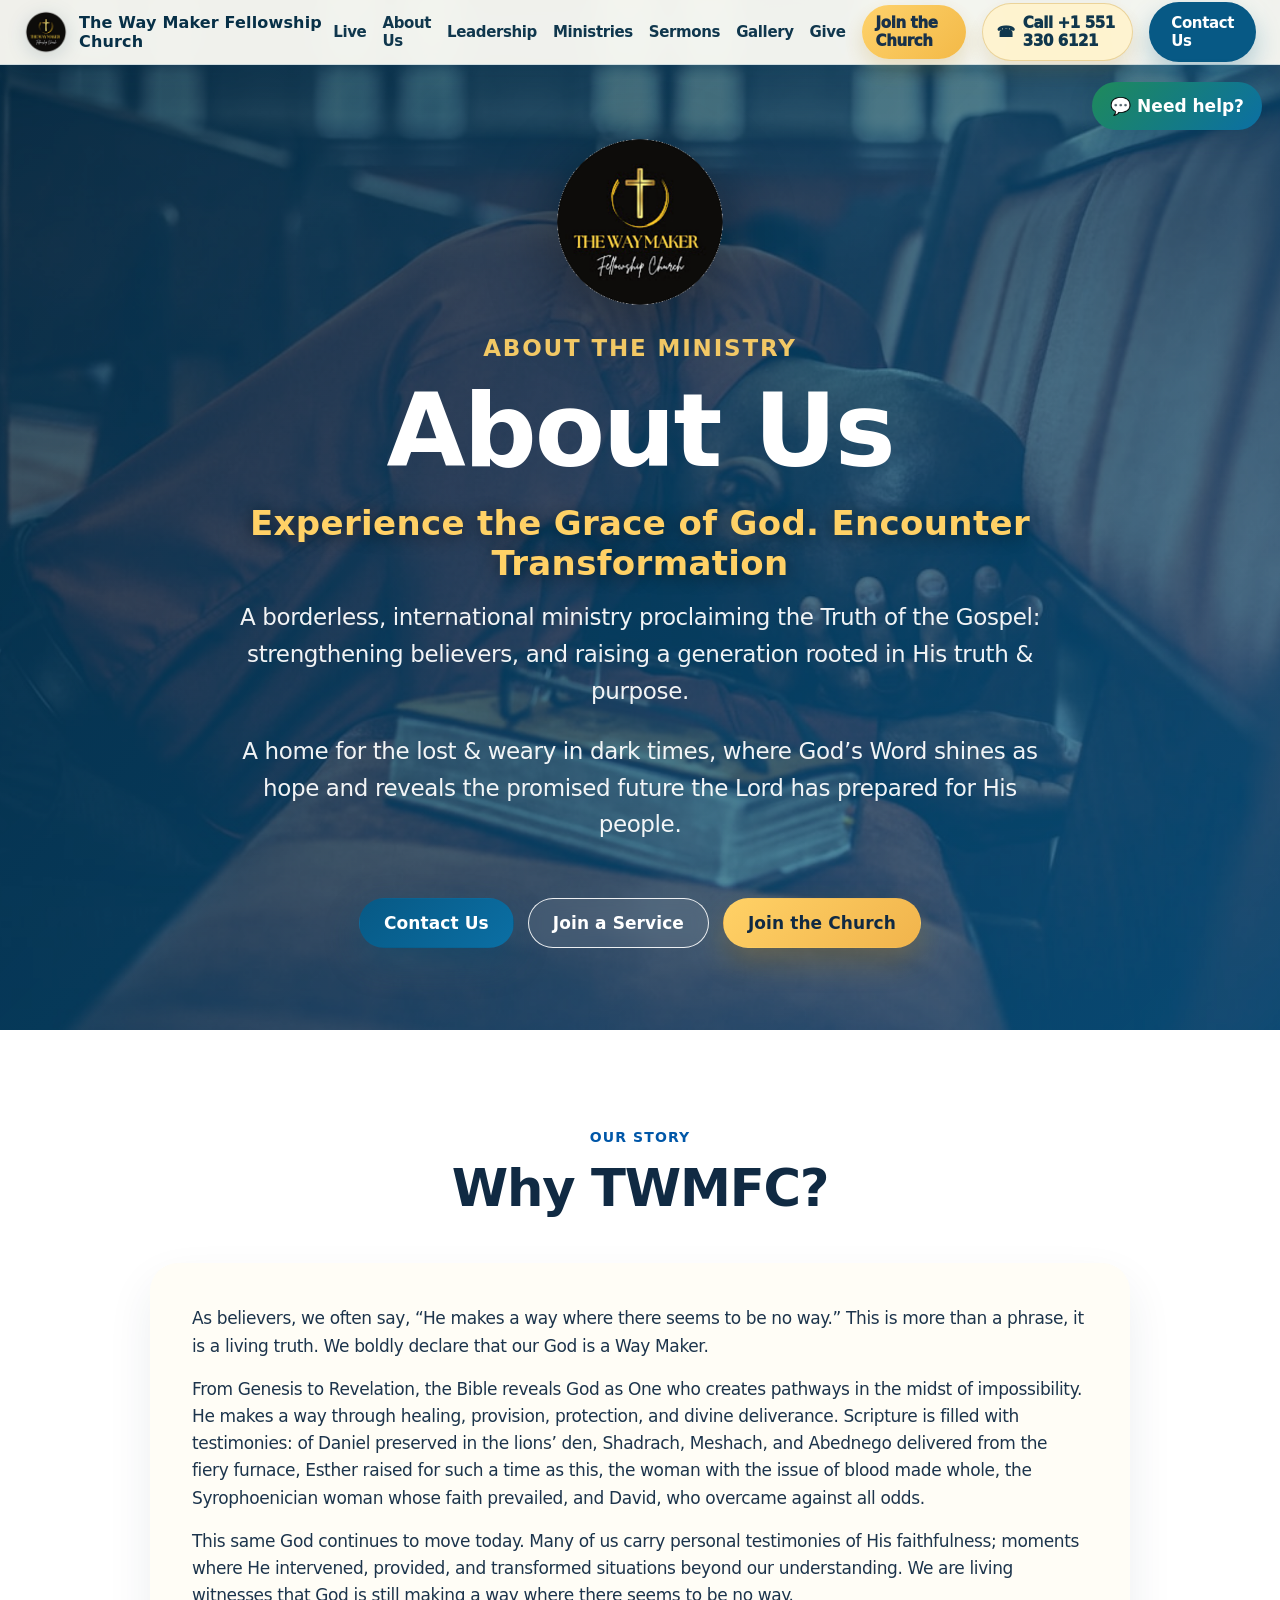
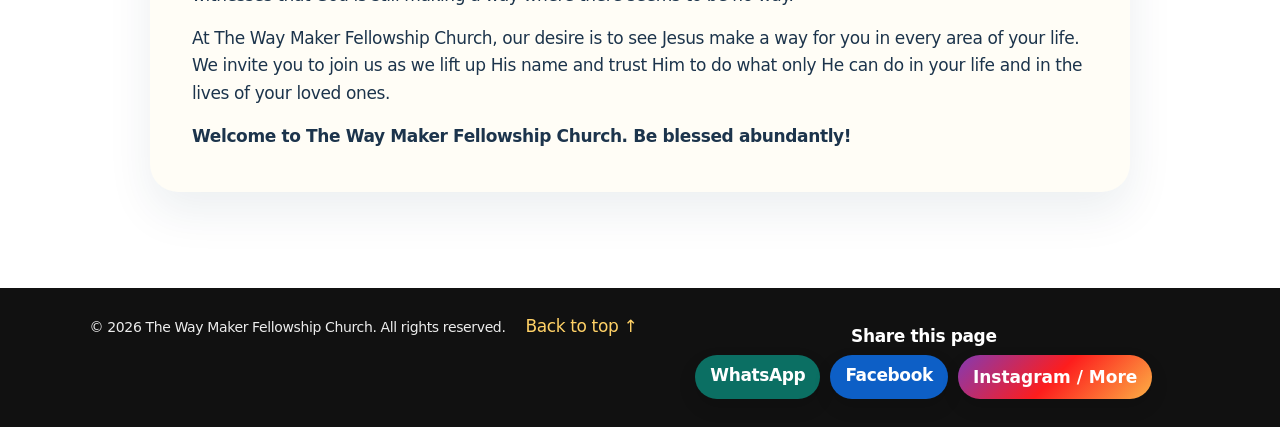
<file: about.html>
<!DOCTYPE html>
<html lang="en">
<head>
  <meta charset="UTF-8" />
  <meta name="viewport" content="width=device-width, initial-scale=1, viewport-fit=cover" />
  <title>About Way Maker Fellowship Church | Global Ministry</title>
  <meta name="description" content="Learn about The Way Maker Fellowship Church, a global online ministry proclaiming Jesus Christ, the finished work of the cross, truth, grace, and purpose." />
  <meta name="keywords" content="About The Way Maker Fellowship Church, global online ministry, Christian church, grace ministry, gospel truth, way maker church testimony" />
  <meta name="theme-color" content="#075985" />
  <meta name="robots" content="index, follow, max-image-preview:large, max-snippet:-1, max-video-preview:-1" />
  <meta name="author" content="The Way Maker Fellowship Church" />
  <meta name="geo.region" content="US" />
  <meta name="language" content="English" />
  <meta name="format-detection" content="telephone=yes" />
  <link rel="apple-touch-icon" href="assets/twmfc-logo-192.png" />
  <link rel="icon" type="image/png" sizes="192x192" href="assets/twmfc-logo-192.png" />
  <link rel="icon" type="image/png" sizes="512x512" href="assets/twmfc-logo-512.png" />
  <link rel="manifest" href="site.webmanifest" />
  <link rel="canonical" href="https://waymaker-church.org/about.html" />
  <meta property="og:locale" content="en_US" />
  <meta property="og:type" content="article" />
  <meta property="og:site_name" content="The Way Maker Fellowship Church" />
  <meta property="og:url" content="https://waymaker-church.org/about.html" />
  <meta property="og:title" content="About Way Maker Fellowship Church | Global Ministry" />
  <meta property="og:description" content="Learn about The Way Maker Fellowship Church, a global online ministry proclaiming Jesus Christ, the finished work of the cross, truth, grace, and purpose." />
  <meta property="og:image" content="https://waymaker-church.org/assets/twmfc-logo-512.png" />
  <meta property="og:image:alt" content="The Way Maker Fellowship Church logo" />
  <meta name="twitter:card" content="summary_large_image" />
  <meta name="twitter:title" content="About Way Maker Fellowship Church | Global Ministry" />
  <meta name="twitter:description" content="Learn about The Way Maker Fellowship Church, a global online ministry proclaiming Jesus Christ, the finished work of the cross, truth, grace, and purpose." />
  <meta name="twitter:image" content="https://waymaker-church.org/assets/twmfc-logo-512.png" />
  <link rel="preload" href="assets/gallery/cross-light.jpg" as="image" />
  <link rel="stylesheet" href="styles.css?v=service-cards-20260721-v1" />
  <script type="application/ld+json">{"@context":"https://schema.org","@type":["Church","Organization"],"@id":"https://waymaker-church.org/#church","name":"The Way Maker Fellowship Church","alternateName":["TWMFC","Way Maker Fellowship Church"],"url":"https://waymaker-church.org/","logo":"https://waymaker-church.org/assets/twmfc-logo-512.png","image":"https://waymaker-church.org/assets/twmfc-logo-512.png","description":"A global online church proclaiming the finished work of Jesus Christ and the Grace of God.","email":"info@TWMFC.org","telephone":"+15513306121","areaServed":["United States","Global"],"slogan":"Experience the Grace of God. Encounter Transformation","sameAs":[],"contactPoint":[{"@type":"ContactPoint","telephone":"+15513306121","email":"info@TWMFC.org","contactType":"church office","areaServed":"Global","availableLanguage":"English"}],"event":[{"@type":"Event","name":"Sunday Online Worship Service","eventAttendanceMode":"https://schema.org/OnlineEventAttendanceMode","eventStatus":"https://schema.org/EventScheduled","description":"Sunday worship service online at 11 AM EST.","organizer":{"@id":"https://waymaker-church.org/#church"},"location":{"@type":"VirtualLocation","url":"https://us02web.zoom.us/j/87222982259#success"}},{"@type":"Event","name":"Online Bible Study","eventAttendanceMode":"https://schema.org/OnlineEventAttendanceMode","eventStatus":"https://schema.org/EventScheduled","description":"Bible Study on Wednesday and Saturday at 2 PM EST.","organizer":{"@id":"https://waymaker-church.org/#church"},"location":{"@type":"VirtualLocation","url":"https://waymaker-church.org/#service-details"}}]}</script>
  <script type="application/ld+json">{"@context":"https://schema.org","@type":"WebSite","@id":"https://waymaker-church.org/#website","name":"The Way Maker Fellowship Church","url":"https://waymaker-church.org/","publisher":{"@id":"https://waymaker-church.org/#church"},"inLanguage":"en"}</script>
  <script type="application/ld+json">{"@type":"AboutPage","name":"About The Way Maker Fellowship Church","description":"About page for a global online Christian ministry proclaiming the truth of the Gospel.","@context":"https://schema.org","@id":"https://waymaker-church.org/about.html#webpage","url":"https://waymaker-church.org/about.html","isPartOf":{"@id":"https://waymaker-church.org/#website"},"publisher":{"@id":"https://waymaker-church.org/#church"},"inLanguage":"en"}</script>
  <script type="application/ld+json">{"@context":"https://schema.org","@type":"BreadcrumbList","itemListElement":[{"@type":"ListItem","position":1,"name":"Home","item":"https://waymaker-church.org/"},{"@type":"ListItem","position":2,"name":"About","item":"https://waymaker-church.org/about.html"}]}</script>
</head>
<body>
  <header class="site-header" id="top">
    <nav class="nav" aria-label="Main navigation">
      <a href="index.html#top" class="brand" aria-label="The Way Maker Fellowship Church home">
        <img class="brand-logo" src="assets/twmfc-logo-192.png" alt="The Waymaker Fellowship Church logo" width="44" height="44" />
        <span class="brand-name">The Way Maker Fellowship Church</span>
      </a>
      <button class="menu-toggle" aria-label="Open menu" aria-expanded="false">☰</button>
      <div class="nav-links">
        <a href="index.html#live">Live</a>
        <a href="about.html">About Us</a>
        <a href="index.html#leadership">Leadership</a>
        <a href="index.html#ministries">Ministries</a>
        <a href="index.html#sermons">Sermons</a>
        <a href="index.html#gallery">Gallery</a>
        <a href="index.html#giving">Give</a><a href="https://chebs-canada.aweb.page/grace-based-fellowship" class="nav-join" target="_blank" rel="noopener">Join the Church</a>
        <a href="tel:+15513306121" class="nav-phone">Call +1 551 330 6121</a>
        <a href="contact.html" class="nav-cta">Contact Us</a>
      </div>
    </nav>
  </header>

  <div class="mobile-sticky-cta" aria-label="Quick contact actions">
    <a href="tel:+15513306121">Call Church</a>
    <a href="index.html#service-details">Service Details</a>
  </div>

  <main>
    <section class="page-hero section-dark about-page-hero">
      <div class="page-hero-inner reveal visible">
        <img class="page-logo" src="assets/twmfc-logo.png" alt="The Waymaker Fellowship Church logo" width="180" height="180" />
        <p class="eyebrow">About the Ministry</p>
        <h1>About Us</h1>
        <p class="page-tagline">Experience the Grace of God. Encounter Transformation</p>
        <p>A borderless, international ministry proclaiming the Truth of the Gospel: strengthening believers, and raising a generation rooted in His truth & purpose.</p>
        <p>A home for the lost & weary in dark times, where God’s Word shines as hope and reveals the promised future the Lord has prepared for His people.</p>
        <div class="hero-actions hero-actions-centered">
          <a href="contact.html" class="button button-primary">Contact Us</a>
          <a href="https://us02web.zoom.us/j/87222982259#success" class="button button-outline" target="_blank" rel="noopener">Join a Service</a>
          <a href="https://chebs-canada.aweb.page/grace-based-fellowship" class="button button-gold" target="_blank" rel="noopener">Join the Church</a>
        </div>
      </div>
    </section>

    <section class="section section-light about-story-section">
      <div class="section-heading reveal">
        <p class="eyebrow blue">Our Story</p>
        <h2>Why TWMFC?</h2>
      </div>
      <div class="about-copy reveal">
        <p>As believers, we often say, “He makes a way where there seems to be no way.” This is more than a phrase, it is a living truth. We boldly declare that our God is a Way Maker.</p>
        <p>From Genesis to Revelation, the Bible reveals God as One who creates pathways in the midst of impossibility. He makes a way through healing, provision, protection, and divine deliverance. Scripture is filled with testimonies: of Daniel preserved in the lions’ den, Shadrach, Meshach, and Abednego delivered from the fiery furnace, Esther raised for such a time as this, the woman with the issue of blood made whole, the Syrophoenician woman whose faith prevailed, and David, who overcame against all odds.</p>
        <p>This same God continues to move today. Many of us carry personal testimonies of His faithfulness; moments where He intervened, provided, and transformed situations beyond our understanding. We are living witnesses that God is still making a way where there seems to be no way.</p>
        <p>At The Way Maker Fellowship Church, our desire is to see Jesus make a way for you in every area of your life. We invite you to join us as we lift up His name and trust Him to do what only He can do in your life and in the lives of your loved ones.</p>
        <p><strong>Welcome to The Way Maker Fellowship Church. Be blessed abundantly!</strong></p>
      </div>
    </section>

  </main>

  <section class="chatbot-widget" aria-label="The Way Maker Fellowship Church online automated assistant">
    <button class="chatbot-toggle" type="button" aria-expanded="false">💬 Need help?</button>
    <div class="chatbot-panel" hidden>
      <div class="chatbot-header"><strong>TWMFC Online Bot</strong><button class="chatbot-close" type="button" aria-label="Close chat">×</button></div>
      <div class="chatbot-messages" id="chatMessages"><div class="bot-message">Welcome to The Way Maker Fellowship Church. How can we help you today?</div></div>
      <div class="chatbot-options" aria-label="Quick replies">
        <button type="button" data-reply="service">Service online</button>
        <button type="button" data-reply="prayer">Prayer request</button>
        <button type="button" data-reply="giving">Giving</button>
        <button type="button" data-reply="contact">Contact</button>
      </div>
      <form id="chatForm" class="chatbot-form"><input id="chatInput" type="text" placeholder="Type your question..." autocomplete="off" /><button type="submit">Send</button></form>
    </div>
  </section>

  <footer class="footer">
    <p>© <span id="year"></span> The Way Maker Fellowship Church. All rights reserved.</p>
    <a href="#top" class="footer-top-link">Back to top ↑</a>
  </footer>

  <script src="script.js?v=church-update-20260720"></script>
</body>
</html>
</file>
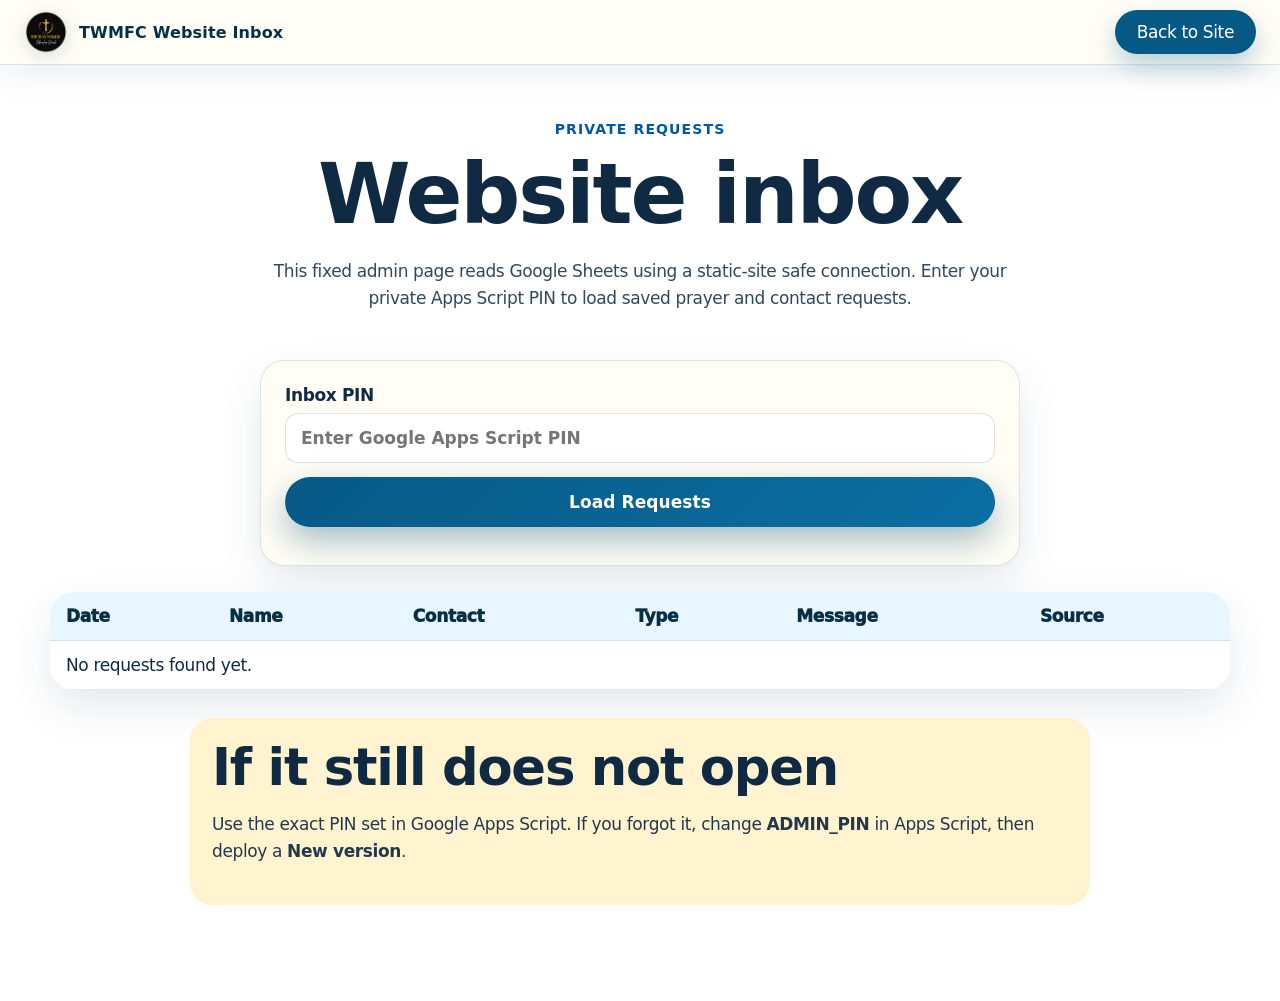
<file: admin.html>
<!DOCTYPE html>
<html lang="en">
<head>
  <meta charset="UTF-8" />
  <meta name="viewport" content="width=device-width, initial-scale=1, viewport-fit=cover" />
  <meta name="robots" content="noindex" />
  <title>TWMFC Website Inbox</title>
  <link rel="icon" type="image/png" href="assets/twmfc-logo-192.png" />
  <link rel="stylesheet" href="styles.css?v=sheets-20260604d" />
</head>
<body class="admin-page">
  <header class="site-header" id="top">
    <nav class="nav" aria-label="Admin navigation">
      <a href="index.html" class="brand" aria-label="Back to The Way Maker Fellowship Church home">
        <img class="brand-logo" src="assets/twmfc-logo-192.png" alt="The Waymaker Fellowship Church logo" width="44" height="44" />
        <span class="brand-name">TWMFC Website Inbox</span>
      </a>
      <a href="index.html" class="nav-cta">Back to Site</a>
    </nav>
  </header>

  <main>
    <section class="section section-light admin-inbox-section">
      <div class="section-heading">
        <p class="eyebrow blue">Private Requests</p>
        <h1>Website inbox</h1>
        <p>This fixed admin page reads Google Sheets using a static-site safe connection. Enter your private Apps Script PIN to load saved prayer and contact requests.</p>
      </div>
      <div class="admin-panel">
        <label>Inbox PIN<input id="adminPin" type="password" placeholder="Enter Google Apps Script PIN" autocomplete="current-password"></label>
        <button id="loadRequests" class="button button-primary" type="button">Load Requests</button>
        <p id="adminStatus" class="form-status" role="status"></p>
      </div>
      <div class="admin-table-wrap">
        <table class="admin-table">
          <thead><tr><th>Date</th><th>Name</th><th>Contact</th><th>Type</th><th>Message</th><th>Source</th></tr></thead>
          <tbody id="requestsBody"><tr><td colspan="6">No requests loaded yet.</td></tr></tbody>
        </table>
      </div>
      <div class="admin-help">
        <h2>If it still does not open</h2>
        <p>Use the exact PIN set in Google Apps Script. If you forgot it, change <strong>ADMIN_PIN</strong> in Apps Script, then deploy a <strong>New version</strong>.</p>
      </div>
    </section>
  </main>

  <script>
    const GOOGLE_SHEETS_WEB_APP_URL = 'https://script.google.com/macros/s/AKfycbz2IyR85kB4S5QhztURhvDSzIohxY8WJ2kzCrtrJcw_z6VTtr8-aPA7ZEKoF4ub9enk/exec';
    const tbody = document.getElementById('requestsBody');
    const statusEl = document.getElementById('adminStatus');
    const pinEl = document.getElementById('adminPin');
    const loadBtn = document.getElementById('loadRequests');

    function escapeHtml(value) {
      return String(value || '').replace(/[&<>"']/g, (m) => ({'&':'&amp;','<':'&lt;','>':'&gt;','"':'&quot;',"'":'&#039;'}[m]));
    }

    function renderRequests(requests) {
      if (!requests || !requests.length) {
        tbody.innerHTML = '<tr><td colspan="6">No requests found yet.</td></tr>';
        return;
      }
      tbody.innerHTML = requests.map((item) => `
        <tr>
          <td>${escapeHtml(new Date(item.timestamp).toLocaleString())}</td>
          <td>${escapeHtml(item.name)}</td>
          <td>${escapeHtml(item.contact)}</td>
          <td>${escapeHtml(item.type)}</td>
          <td>${escapeHtml(item.message)}</td>
          <td>${escapeHtml(item.source || item.page || 'website')}</td>
        </tr>
      `).join('');
    }

    function getLocalCopies() {
      try { return JSON.parse(localStorage.getItem('twmfcRequestCopies') || '[]'); }
      catch (error) { return []; }
    }

    function loadRequestsWithJsonp(pin) {
      return new Promise((resolve, reject) => {
        const callbackName = `twmfcInboxCallback_${Date.now()}_${Math.random().toString(16).slice(2)}`;
        const script = document.createElement('script');
        const timeoutId = setTimeout(() => {
          cleanup();
          reject(new Error('Google Web App did not answer. Make sure Apps Script is deployed as Web App with access set to Anyone.'));
        }, 20000);

        function cleanup() {
          clearTimeout(timeoutId);
          try { delete window[callbackName]; } catch (e) { window[callbackName] = undefined; }
          script.remove();
        }

        window[callbackName] = (data) => {
          cleanup();
          resolve(data);
        };

        script.onerror = () => {
          cleanup();
          reject(new Error('Google Web App script load failed. Check the deployment access and redeploy a New version.'));
        };

        script.src = `${GOOGLE_SHEETS_WEB_APP_URL}?pin=${encodeURIComponent(pin)}&callback=${encodeURIComponent(callbackName)}&t=${Date.now()}`;
        document.body.appendChild(script);
      });
    }

    async function loadRequests() {
      const localCopies = getLocalCopies();
      const pin = pinEl.value.trim();
      if (!pin) {
        statusEl.textContent = 'Enter your inbox PIN.';
        return;
      }
      statusEl.textContent = 'Loading Google Sheet inbox...';
      try {
        const data = await loadRequestsWithJsonp(pin);
        if (!data.ok) throw new Error(data.error || 'Could not load requests');
        renderRequests(data.requests || []);
        statusEl.textContent = `Loaded ${(data.requests || []).length} request(s) from Google Sheets.`;
      } catch (error) {
        renderRequests(localCopies);
        const message = error && error.message ? error.message : 'Unknown error';
        statusEl.textContent = `Google Sheet inbox could not open: ${message}. Showing browser backup copies only.`;
      }
    }

    loadBtn.addEventListener('click', loadRequests);
    pinEl.addEventListener('keydown', (event) => { if (event.key === 'Enter') loadRequests(); });
    renderRequests(getLocalCopies());
  </script>
</body>
</html>
</file>
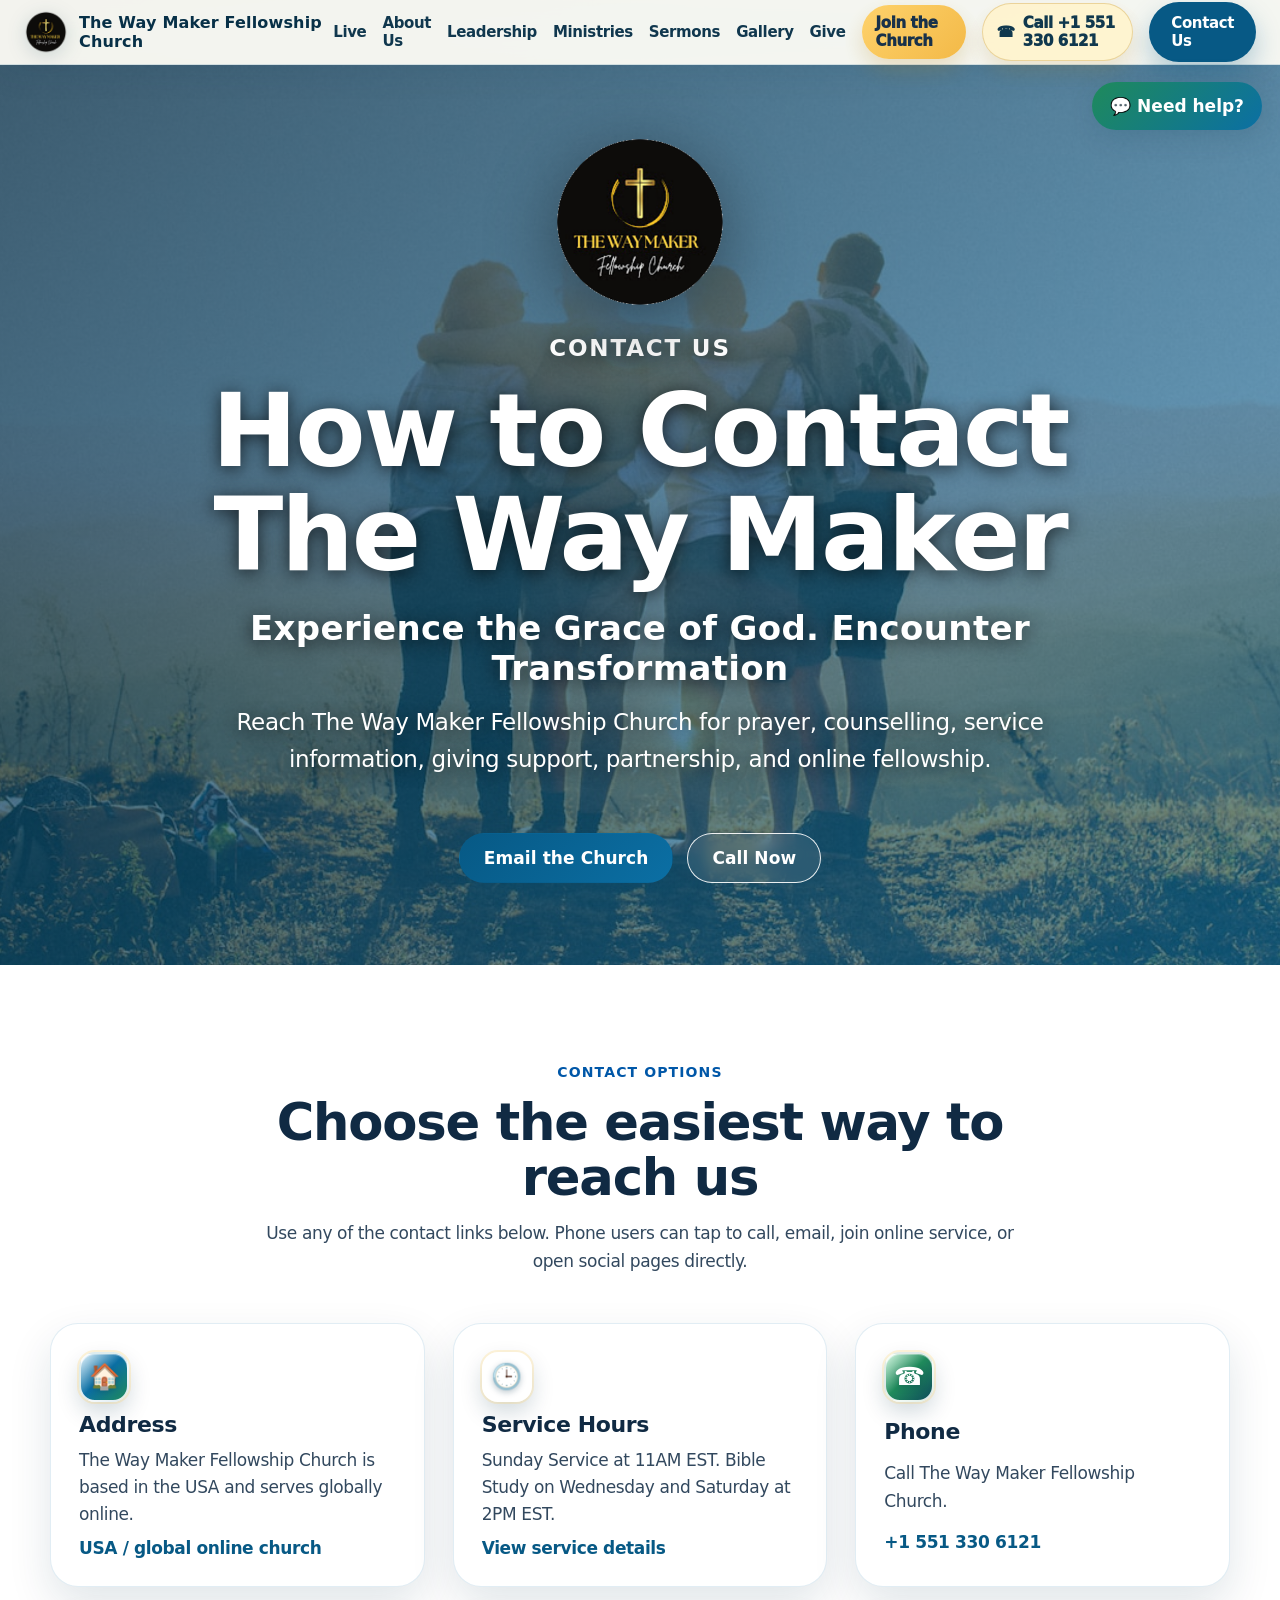
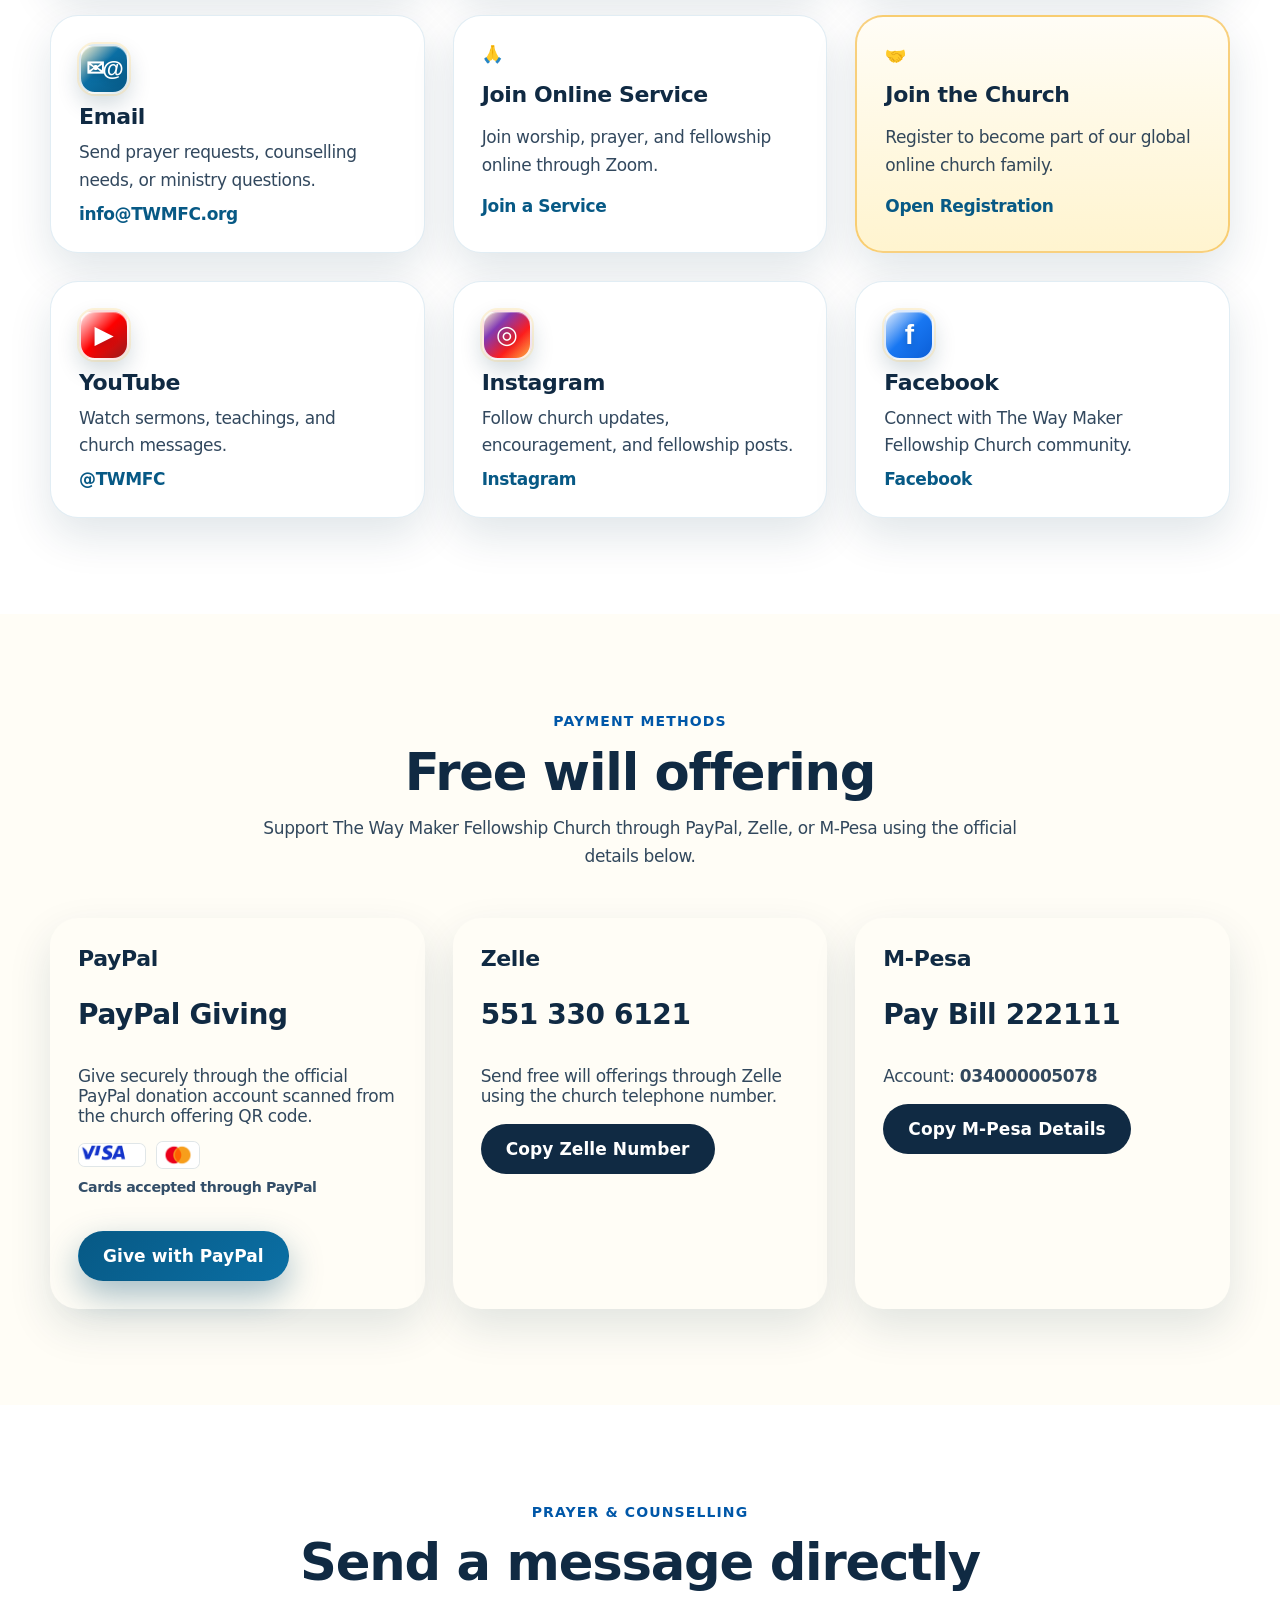
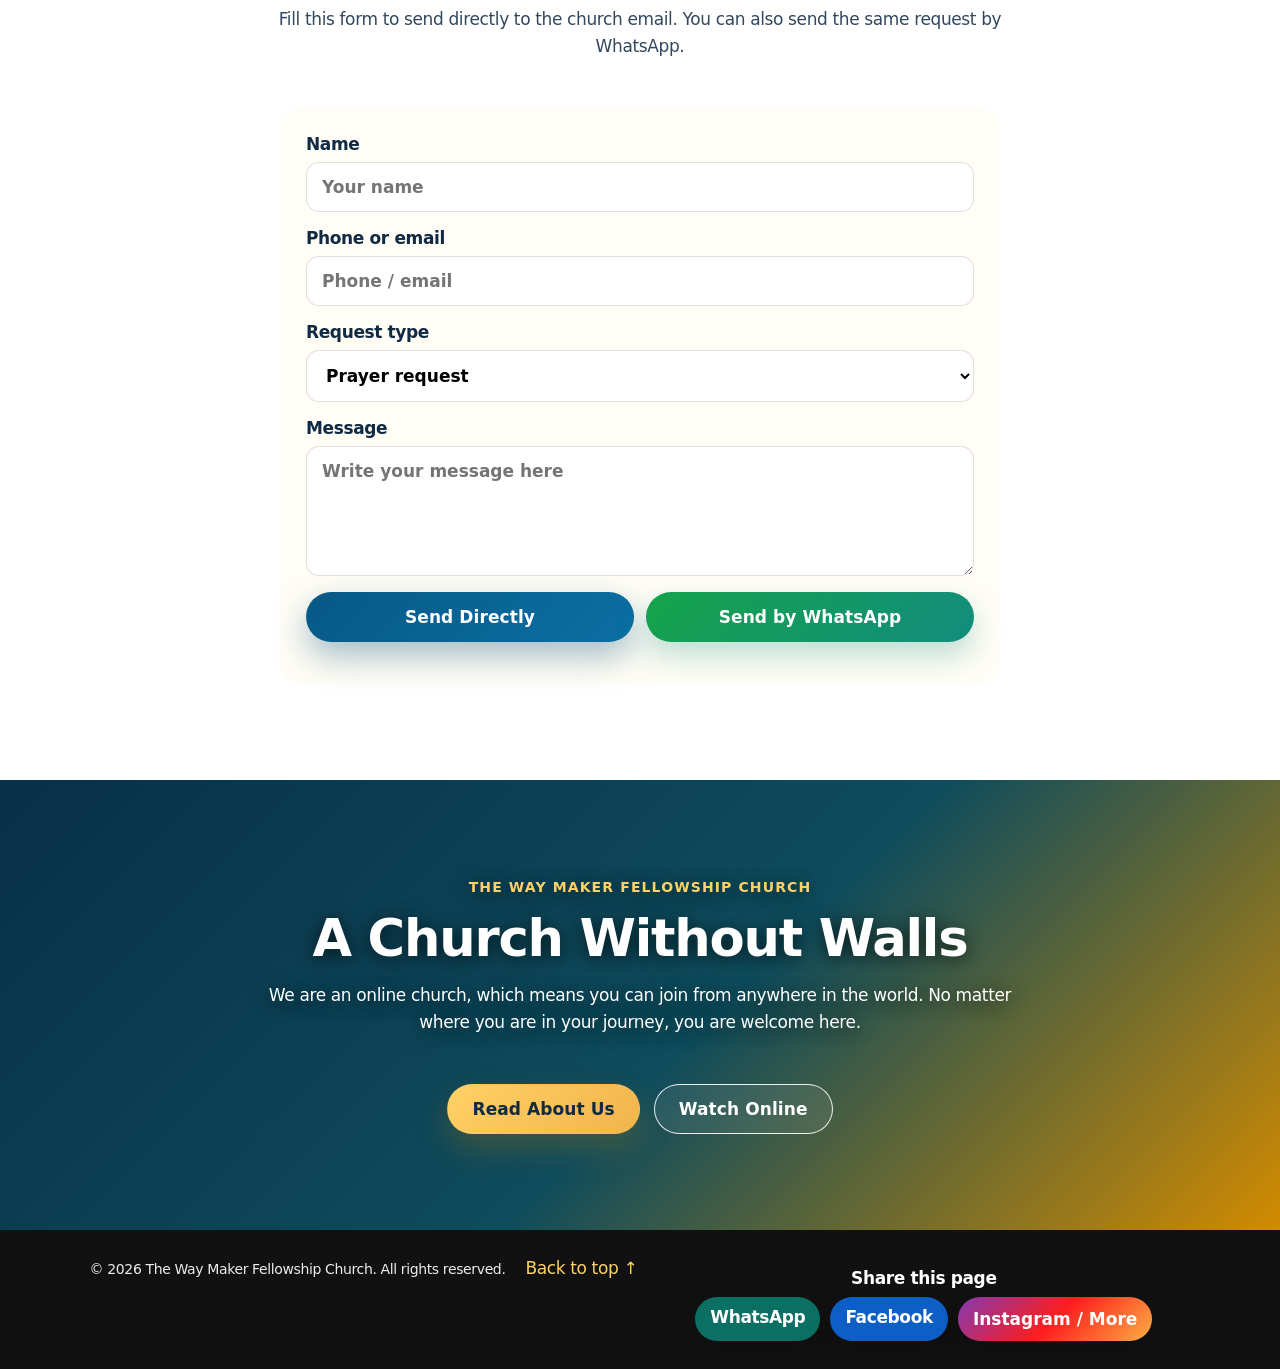
<file: contact.html>
<!DOCTYPE html>
<html lang="en">
<head>
  <meta charset="UTF-8" />
  <meta name="viewport" content="width=device-width, initial-scale=1, viewport-fit=cover" />
  <title>Contact Way Maker Church | Prayer & Service Help</title>
  <meta name="description" content="Contact The Way Maker Fellowship Church for prayer requests, counselling, service times, Bible study, giving support, partnership, and online fellowship." />
  <meta name="keywords" content="contact The Way Maker Fellowship Church, prayer request, church counselling, online church service, Bible study, church phone, church email" />
  <meta name="theme-color" content="#075985" />
  <meta name="robots" content="index, follow, max-image-preview:large, max-snippet:-1, max-video-preview:-1" />
  <meta name="author" content="The Way Maker Fellowship Church" />
  <meta name="geo.region" content="US" />
  <meta name="language" content="English" />
  <meta name="format-detection" content="telephone=yes" />
  <link rel="apple-touch-icon" href="assets/twmfc-logo-192.png" />
  <link rel="icon" type="image/png" sizes="192x192" href="assets/twmfc-logo-192.png" />
  <link rel="icon" type="image/png" sizes="512x512" href="assets/twmfc-logo-512.png" />
  <link rel="manifest" href="site.webmanifest" />
  <link rel="canonical" href="https://waymaker-church.org/contact.html" />
  <meta property="og:locale" content="en_US" />
  <meta property="og:type" content="article" />
  <meta property="og:site_name" content="The Way Maker Fellowship Church" />
  <meta property="og:url" content="https://waymaker-church.org/contact.html" />
  <meta property="og:title" content="Contact Way Maker Church | Prayer & Service Help" />
  <meta property="og:description" content="Contact The Way Maker Fellowship Church for prayer requests, counselling, service times, Bible study, giving support, partnership, and online fellowship." />
  <meta property="og:image" content="https://waymaker-church.org/assets/twmfc-logo-512.png" />
  <meta property="og:image:alt" content="The Way Maker Fellowship Church logo" />
  <meta name="twitter:card" content="summary_large_image" />
  <meta name="twitter:title" content="Contact Way Maker Church | Prayer & Service Help" />
  <meta name="twitter:description" content="Contact The Way Maker Fellowship Church for prayer requests, counselling, service times, Bible study, giving support, partnership, and online fellowship." />
  <meta name="twitter:image" content="https://waymaker-church.org/assets/twmfc-logo-512.png" />
  <link rel="preload" href="assets/gallery/church-community.jpg" as="image" />
  <link rel="stylesheet" href="styles.css?v=service-cards-20260721-v1" />
  <script type="application/ld+json">{"@context":"https://schema.org","@type":["Church","Organization"],"@id":"https://waymaker-church.org/#church","name":"The Way Maker Fellowship Church","alternateName":["TWMFC","Way Maker Fellowship Church"],"url":"https://waymaker-church.org/","logo":"https://waymaker-church.org/assets/twmfc-logo-512.png","image":"https://waymaker-church.org/assets/twmfc-logo-512.png","description":"A global online church proclaiming the finished work of Jesus Christ and the Grace of God.","email":"info@TWMFC.org","telephone":"+15513306121","areaServed":["United States","Global"],"slogan":"Experience the Grace of God. Encounter Transformation","sameAs":[],"contactPoint":[{"@type":"ContactPoint","telephone":"+15513306121","email":"info@TWMFC.org","contactType":"church office","areaServed":"Global","availableLanguage":"English"}],"event":[{"@type":"Event","name":"Sunday Online Worship Service","eventAttendanceMode":"https://schema.org/OnlineEventAttendanceMode","eventStatus":"https://schema.org/EventScheduled","description":"Sunday worship service online at 11 AM EST.","organizer":{"@id":"https://waymaker-church.org/#church"},"location":{"@type":"VirtualLocation","url":"https://us02web.zoom.us/j/87222982259#success"}},{"@type":"Event","name":"Online Bible Study","eventAttendanceMode":"https://schema.org/OnlineEventAttendanceMode","eventStatus":"https://schema.org/EventScheduled","description":"Bible Study on Wednesday and Saturday at 2 PM EST.","organizer":{"@id":"https://waymaker-church.org/#church"},"location":{"@type":"VirtualLocation","url":"https://waymaker-church.org/#service-details"}}]}</script>
  <script type="application/ld+json">{"@context":"https://schema.org","@type":"WebSite","@id":"https://waymaker-church.org/#website","name":"The Way Maker Fellowship Church","url":"https://waymaker-church.org/","publisher":{"@id":"https://waymaker-church.org/#church"},"inLanguage":"en"}</script>
  <script type="application/ld+json">{"@type":"ContactPage","name":"Contact The Way Maker Fellowship Church","description":"Contact page for prayer, counselling, service information, giving support, and partnership.","@context":"https://schema.org","@id":"https://waymaker-church.org/contact.html#webpage","url":"https://waymaker-church.org/contact.html","isPartOf":{"@id":"https://waymaker-church.org/#website"},"publisher":{"@id":"https://waymaker-church.org/#church"},"inLanguage":"en"}</script>
  <script type="application/ld+json">{"@context":"https://schema.org","@type":"BreadcrumbList","itemListElement":[{"@type":"ListItem","position":1,"name":"Home","item":"https://waymaker-church.org/"},{"@type":"ListItem","position":2,"name":"Contact","item":"https://waymaker-church.org/contact.html"}]}</script>
</head>
<body>
  <header class="site-header" id="top">
    <nav class="nav" aria-label="Main navigation">
      <a href="index.html#top" class="brand" aria-label="The Way Maker Fellowship Church home">
        <img class="brand-logo" src="assets/twmfc-logo-192.png" alt="The Waymaker Fellowship Church logo" width="44" height="44" />
        <span class="brand-name">The Way Maker Fellowship Church</span>
      </a>
      <button class="menu-toggle" aria-label="Open menu" aria-expanded="false">☰</button>
      <div class="nav-links">
        <a href="index.html#live">Live</a>
        <a href="about.html">About Us</a>
        <a href="index.html#leadership">Leadership</a>
        <a href="index.html#ministries">Ministries</a>
        <a href="index.html#sermons">Sermons</a>
        <a href="index.html#gallery">Gallery</a>
        <a href="index.html#giving">Give</a><a href="https://chebs-canada.aweb.page/grace-based-fellowship" class="nav-join" target="_blank" rel="noopener">Join the Church</a>
        <a href="tel:+15513306121" class="nav-phone">Call +1 551 330 6121</a>
        <a href="contact.html" class="nav-cta">Contact Us</a>
      </div>
    </nav>
  </header>

  <div class="mobile-sticky-cta" aria-label="Quick contact actions">
    <a href="tel:+15513306121">Call Church</a>
    <a href="mailto:info@TWMFC.org">Email Church</a>
  </div>

  <main>
    <section class="page-hero section-dark contact-page-hero">
      <div class="page-hero-inner reveal visible">
        <img class="page-logo" src="assets/twmfc-logo.png" alt="The Waymaker Fellowship Church logo" width="180" height="180" />
        <p class="eyebrow">Contact Us</p>
        <h1>How to Contact The Way Maker</h1>
        <p class="page-tagline">Experience the Grace of God. Encounter Transformation</p>
        <p>Reach The Way Maker Fellowship Church for prayer, counselling, service information, giving support, partnership, and online fellowship.</p>
        <div class="hero-actions hero-actions-centered">
          <a href="mailto:info@TWMFC.org" class="button button-primary">Email the Church</a>
          <a href="tel:+15513306121" class="button button-outline">Call Now</a>
        </div>
      </div>
    </section>

    <section class="section section-light">
      <div class="section-heading reveal">
        <p class="eyebrow blue">Contact Options</p>
        <h2>Choose the easiest way to reach us</h2>
        <p>Use any of the contact links below. Phone users can tap to call, email, join online service, or open social pages directly.</p>
      </div>
      <div class="contact-method-grid reveal">
        <a class="contact-method-card" href="contact.html#top">
          <span class="contact-icon icon-address" aria-hidden="true">🏠</span>
          <strong>Address</strong>
          <p>The Way Maker Fellowship Church is based in the USA and serves globally online.</p>
          <em>USA / global online church</em>
        </a>
        <a class="contact-method-card" href="index.html#service-details">
          <span class="contact-icon" aria-hidden="true">🕒</span>
          <strong>Service Hours</strong>
          <p>Sunday Service at 11AM EST. Bible Study on Wednesday and Saturday at 2PM EST.</p>
          <em>View service details</em>
        </a>
        <a class="contact-method-card" href="tel:+15513306121">
          <span class="contact-icon icon-phone" aria-hidden="true">☎</span>
          <strong>Phone</strong>
          <p>Call The Way Maker Fellowship Church.</p>
          <em>+1 551 330 6121</em>
        </a>
        <a class="contact-method-card" href="mailto:info@TWMFC.org">
          <span class="contact-icon icon-email" aria-hidden="true">✉@</span>
          <strong>Email</strong>
          <p>Send prayer requests, counselling needs, or ministry questions.</p>
          <em>info@TWMFC.org</em>
        </a>
        <a class="contact-method-card" href="https://us02web.zoom.us/j/87222982259#success" target="_blank" rel="noopener">
          <span>🙏</span>
          <strong>Join Online Service</strong>
          <p>Join worship, prayer, and fellowship online through Zoom.</p>
          <em>Join a Service</em>
        </a>
        <a class="contact-method-card join-church-card" href="https://chebs-canada.aweb.page/grace-based-fellowship" target="_blank" rel="noopener">
          <span aria-hidden="true">🤝</span>
          <strong>Join the Church</strong>
          <p>Register to become part of our global online church family.</p>
          <em>Open Registration</em>
        </a>
        <a class="contact-method-card" href="https://www.youtube.com/@TWMFC" target="_blank" rel="noopener">
          <span class="contact-icon icon-youtube" aria-hidden="true">▶</span>
          <strong>YouTube</strong>
          <p>Watch sermons, teachings, and church messages.</p>
          <em>@TWMFC</em>
        </a>
        <a class="contact-method-card" href="https://www.instagram.com/thewaymakerfellowship_church/" target="_blank" rel="noopener">
          <span class="contact-icon icon-instagram" aria-hidden="true">◎</span>
          <strong>Instagram</strong>
          <p>Follow church updates, encouragement, and fellowship posts.</p>
          <em>Instagram</em>
        </a>
        <a class="contact-method-card" href="https://www.facebook.com/share/14G5Emyveza/" target="_blank" rel="noopener">
          <span class="contact-icon icon-facebook" aria-hidden="true">f</span>
          <strong>Facebook</strong>
          <p>Connect with The Way Maker Fellowship Church community.</p>
          <em>Facebook</em>
        </a>
      </div>
    </section>

    <section id="giving" class="section section-muted giving-section">
      <div class="section-heading reveal">
        <p class="eyebrow blue">Payment Methods</p>
        <h2>Free will offering</h2>
        <p>Support The Way Maker Fellowship Church through PayPal, Zelle, or M-Pesa using the official details below.</p>
      </div>
      <div class="giving-cards">
        <div class="give-card reveal"><h3>PayPal</h3><p class="payment-number">PayPal Giving</p><span>Give securely through the official PayPal donation account scanned from the church offering QR code.</span><div class="payment-brand-row" aria-label="PayPal accepts Visa and Mastercard"><img src="assets/visa.png" alt="Visa" width="72" height="24"><img src="assets/mastercard.png" alt="Mastercard" width="44" height="28"><small>Cards accepted through PayPal</small></div><a class="button button-primary payment-button" href="https://www.paypal.com/donate/?hosted_button_id=SMF6SN3CBAEKW&source=qr" target="_blank" rel="noopener">Give with PayPal</a></div>
        <div class="give-card reveal delay-1"><h3>Zelle</h3><p class="payment-number">551 330 6121</p><span>Send free will offerings through Zelle using the church telephone number.</span><button class="button button-dark payment-button copy-payment" type="button" data-copy="Zelle: 551 330 6121">Copy Zelle Number</button></div>
        <div class="give-card reveal delay-2"><h3>M-Pesa</h3><p class="payment-number">Pay Bill 222111</p><span>Account: <strong>034000005078</strong></span><button class="button button-dark payment-button copy-payment" type="button" data-copy="M-Pesa Pay Bill: 222111\nAccount: 034000005078">Copy M-Pesa Details</button></div>
      </div>
    </section>

    <section class="section section-light form-section">
      <div class="section-heading reveal">
        <p class="eyebrow blue">Prayer & Counselling</p>
        <h2>Send a message directly</h2>
        <p>Fill this form to send directly to the church email. You can also send the same request by WhatsApp.</p>
      </div>
      <form id="prayerForm" class="church-form reveal request-form" data-form-name="Contact message">

        <label>Name<input type="text" id="name" name="name" placeholder="Your name" required></label>
        <label>Phone or email<input type="text" id="contactInfo" name="contact" placeholder="Phone / email" required></label>
        <label>Request type<select id="requestType" name="type"><option>Prayer request</option><option>Counselling</option><option>Thanksgiving testimony</option><option>Join a ministry</option><option>General inquiry</option></select></label>
        <label>Message<textarea id="message" name="message" rows="5" placeholder="Write your message here" required></textarea></label>
        <div class="request-actions">
          <button type="submit" class="button button-primary">Send Directly</button>
          <a class="button button-whatsapp whatsapp-request" href="https://wa.me/15513306121" target="_blank" rel="noopener">Send by WhatsApp</a>
        </div>
        <p id="formStatus" class="form-status" role="status"></p>
      </form>
    </section>

    <section class="section section-dark contact-action-section">
      <div class="section-heading reveal">
        <p class="eyebrow">The Way Maker Fellowship Church</p>
        <h2>A Church Without Walls</h2>
        <p>We are an online church, which means you can join from anywhere in the world. No matter where you are in your journey, you are welcome here.</p>
      </div>
      <div class="center-actions reveal">
        <a href="about.html" class="button button-gold">Read About Us</a>
        <a href="index.html#live" class="button button-outline">Watch Online</a>
      </div>
    </section>
  </main>

  <section class="chatbot-widget" aria-label="The Way Maker Fellowship Church online automated assistant">
    <button class="chatbot-toggle" type="button" aria-expanded="false">💬 Need help?</button>
    <div class="chatbot-panel" hidden>
      <div class="chatbot-header"><strong>TWMFC Online Bot</strong><button class="chatbot-close" type="button" aria-label="Close chat">×</button></div>
      <div class="chatbot-messages" id="chatMessages"><div class="bot-message">Welcome to The Way Maker Fellowship Church. How can we help you today?</div></div>
      <div class="chatbot-options" aria-label="Quick replies">
        <button type="button" data-reply="service">Service online</button>
        <button type="button" data-reply="prayer">Prayer request</button>
        <button type="button" data-reply="giving">Giving</button>
        <button type="button" data-reply="contact">Contact</button>
      </div>
      <form id="chatForm" class="chatbot-form"><input id="chatInput" type="text" placeholder="Type your question..." autocomplete="off" /><button type="submit">Send</button></form>
    </div>
  </section>

  <footer class="footer">
    <p>© <span id="year"></span> The Way Maker Fellowship Church. All rights reserved.</p>
    <a href="#top" class="footer-top-link">Back to top ↑</a>
  </footer>

  <script src="request-config.js?v=direct-send-20260604"></script>
  <script src="script.js?v=church-update-20260720"></script>
</body>
</html>
</file>
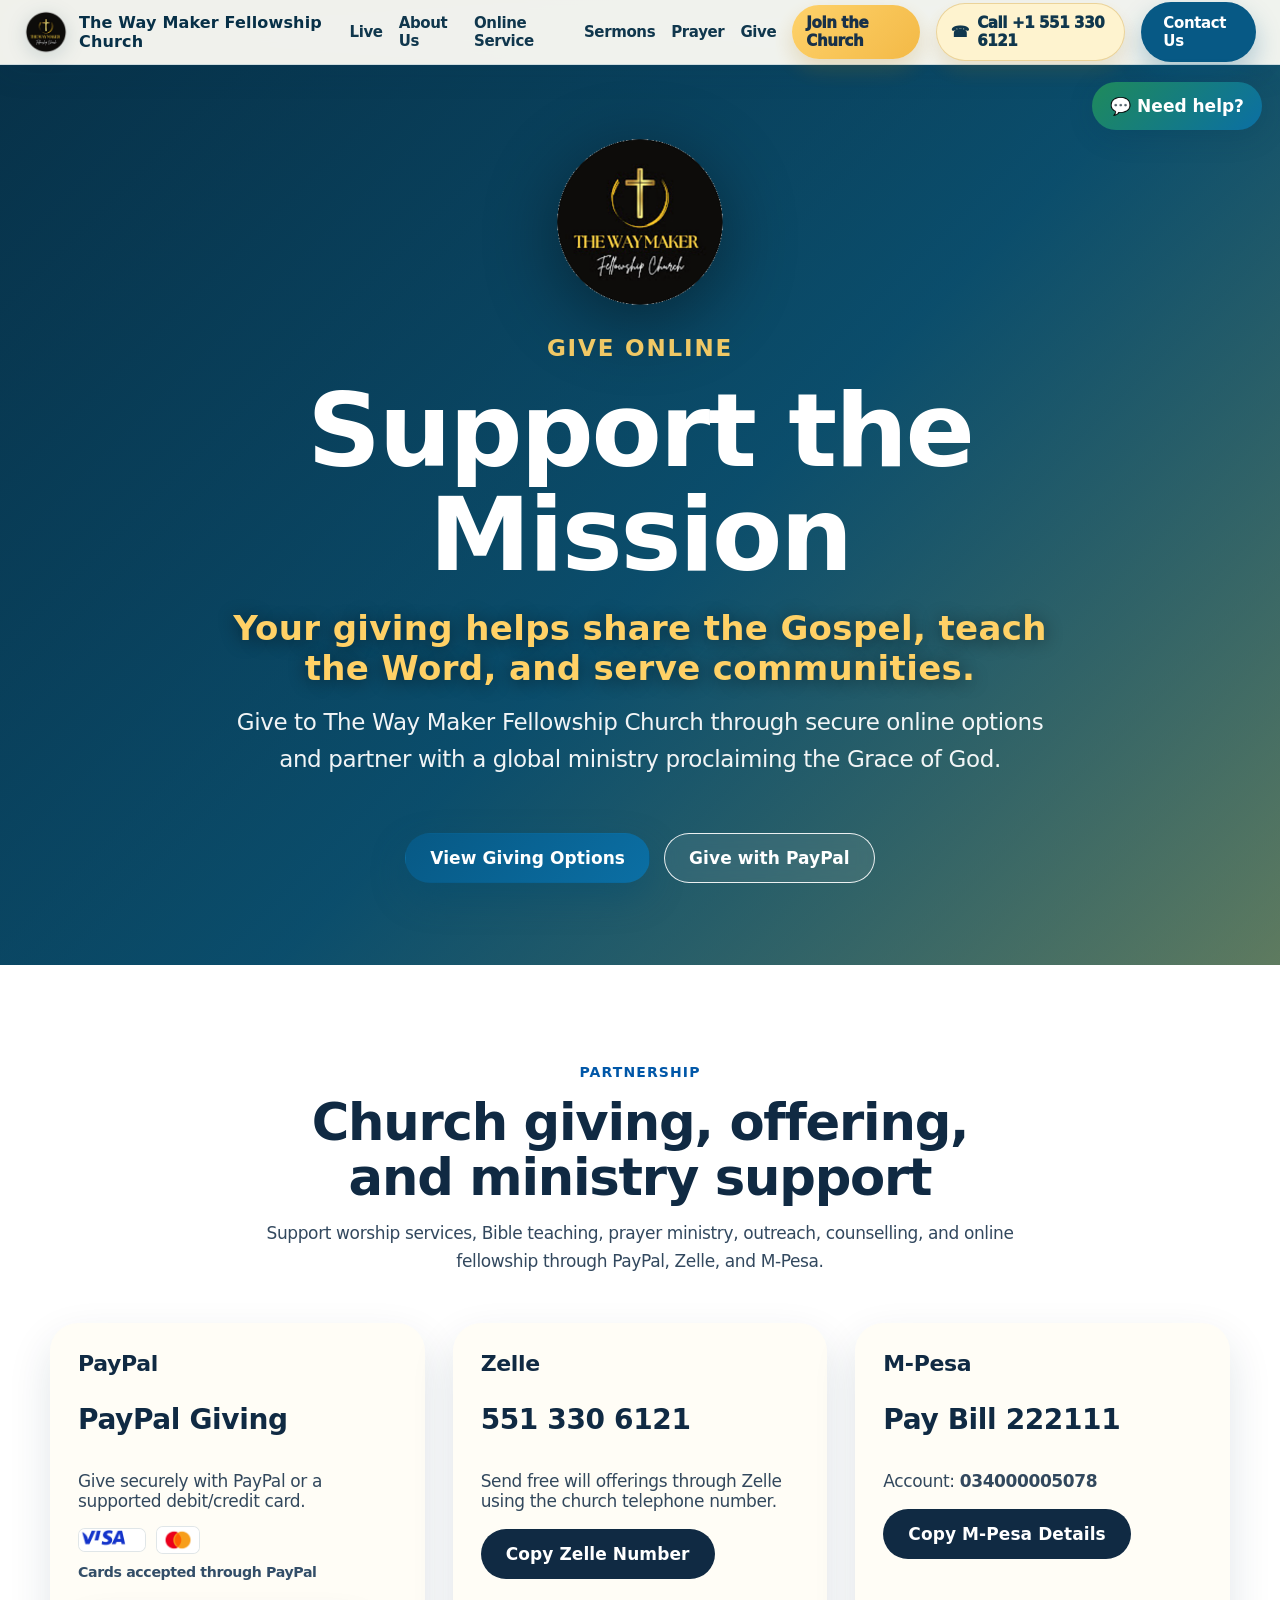
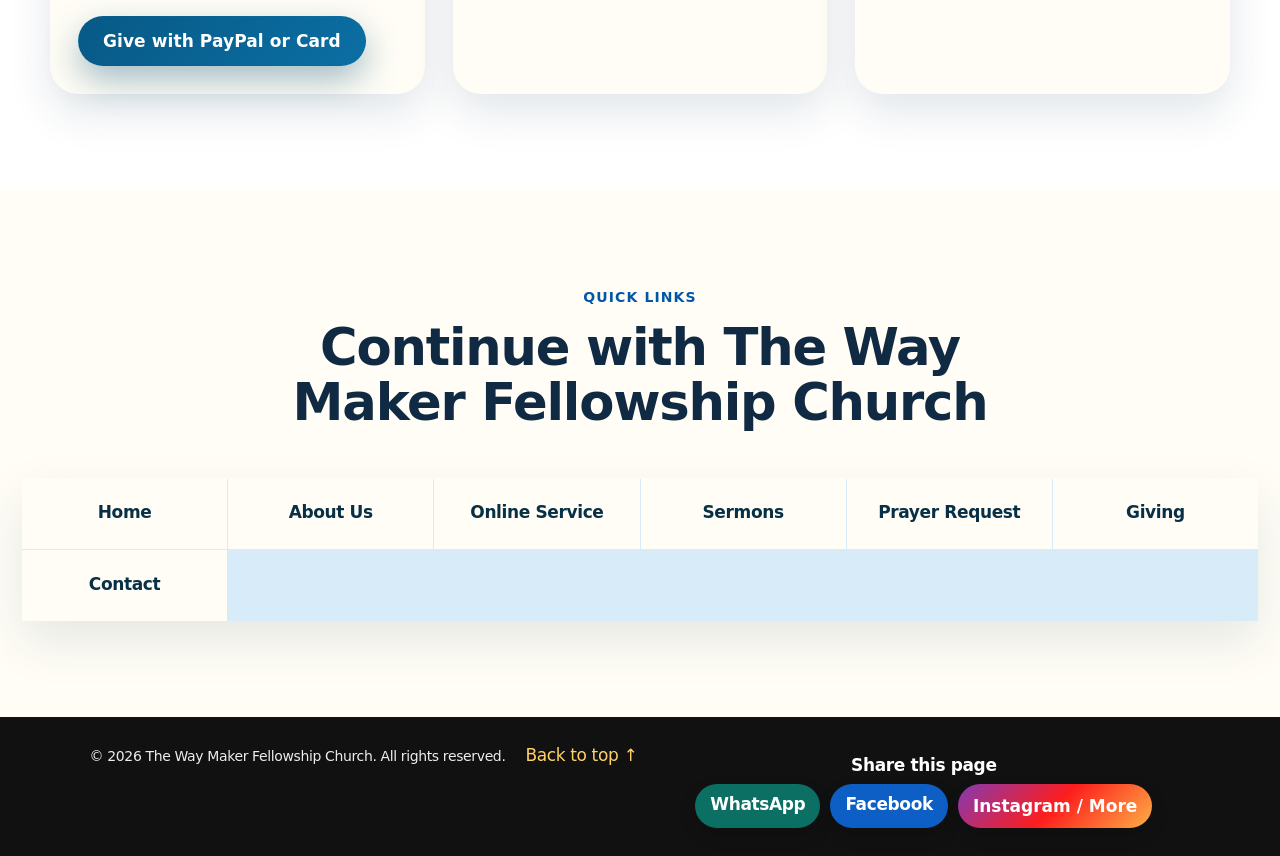
<file: giving.html>
<!DOCTYPE html>
<html lang="en">
<head>
  <meta charset="UTF-8" />
  <meta name="viewport" content="width=device-width, initial-scale=1, viewport-fit=cover" />
  <title>Give Online | Way Maker Fellowship Church</title>
  <meta name="description" content="Give online to support The Way Maker Fellowship Church through PayPal, Zelle, and M-Pesa as we share the Gospel and serve communities." />
  <meta name="keywords" content="give to church online, church donation, PayPal church giving, Zelle church giving, M-Pesa church offering, support online ministry" />
  <meta name="theme-color" content="#075985" />
  <meta name="robots" content="index, follow, max-image-preview:large, max-snippet:-1, max-video-preview:-1" />
  <meta name="author" content="The Way Maker Fellowship Church" />
  <meta name="geo.region" content="US" />
  <meta name="language" content="English" />
  <meta name="format-detection" content="telephone=yes" />
  <link rel="apple-touch-icon" href="assets/twmfc-logo-192.png" />
  <link rel="icon" type="image/png" sizes="192x192" href="assets/twmfc-logo-192.png" />
  <link rel="icon" type="image/png" sizes="512x512" href="assets/twmfc-logo-512.png" />
  <link rel="manifest" href="site.webmanifest" />
  <link rel="canonical" href="https://waymaker-church.org/giving.html" />
  <meta property="og:locale" content="en_US" />
  <meta property="og:type" content="website" />
  <meta property="og:site_name" content="The Way Maker Fellowship Church" />
  <meta property="og:url" content="https://waymaker-church.org/giving.html" />
  <meta property="og:title" content="Give Online | Way Maker Fellowship Church" />
  <meta property="og:description" content="Give online to support The Way Maker Fellowship Church through PayPal, Zelle, and M-Pesa as we share the Gospel and serve communities." />
  <meta property="og:image" content="https://waymaker-church.org/assets/twmfc-logo-512.png" />
  <meta property="og:image:alt" content="The Way Maker Fellowship Church logo" />
  <meta name="twitter:card" content="summary_large_image" />
  <meta name="twitter:title" content="Give Online | Way Maker Fellowship Church" />
  <meta name="twitter:description" content="Give online to support The Way Maker Fellowship Church through PayPal, Zelle, and M-Pesa as we share the Gospel and serve communities." />
  <meta name="twitter:image" content="https://waymaker-church.org/assets/twmfc-logo-512.png" />
  <link rel="preload" href="assets/twmfc-logo.png" as="image" />
  <link rel="stylesheet" href="styles.css?v=service-cards-20260721-v1" />
  <script type="application/ld+json">{"@context":"https://schema.org","@type":["Church","Organization"],"@id":"https://waymaker-church.org/#church","name":"The Way Maker Fellowship Church","alternateName":["TWMFC","Way Maker Church","Way Maker Fellowship Church"],"url":"https://waymaker-church.org/","logo":"https://waymaker-church.org/assets/twmfc-logo-512.png","image":"https://waymaker-church.org/assets/twmfc-logo-512.png","description":"The Way Maker Fellowship Church is a global online Christian church offering Sunday worship, Bible study, prayer, counselling, sermons, giving, and fellowship rooted in the Grace of God and the finished work of Jesus Christ.","email":"info@TWMFC.org","telephone":"+15513306121","areaServed":["United States","Global","Online"],"slogan":"Experience the Grace of God. Encounter Transformation","knowsAbout":["Grace of God","Finished work of Jesus Christ","Online church service","Bible study","Prayer requests","Christian counselling","Sunday worship","Christian fellowship"],"sameAs":["https://www.youtube.com/@TWMFC","https://www.instagram.com/thewaymakerfellowship_church/","https://www.facebook.com/share/14G5Emyveza/"],"contactPoint":[{"@type":"ContactPoint","telephone":"+15513306121","email":"info@TWMFC.org","contactType":"church office","areaServed":"Global","availableLanguage":"English"}],"hasOfferCatalog":{"@type":"OfferCatalog","name":"Church Ministry Services","itemListElement":[{"@type":"Offer","itemOffered":{"@type":"Service","name":"Sunday online worship"}},{"@type":"Offer","itemOffered":{"@type":"Service","name":"Online Bible study"}},{"@type":"Offer","itemOffered":{"@type":"Service","name":"Prayer requests"}},{"@type":"Offer","itemOffered":{"@type":"Service","name":"Christian counselling"}},{"@type":"Offer","itemOffered":{"@type":"Service","name":"Sermons and teaching"}},{"@type":"Offer","itemOffered":{"@type":"Service","name":"Giving and partnership"}}]},"event":[{"@type":"Event","name":"Sunday Online Worship Service","eventAttendanceMode":"https://schema.org/OnlineEventAttendanceMode","eventStatus":"https://schema.org/EventScheduled","description":"Sunday worship service online at 11 AM EST with The Way Maker Fellowship Church.","organizer":{"@id":"https://waymaker-church.org/#church"},"location":{"@type":"VirtualLocation","url":"https://us02web.zoom.us/j/87222982259#success"}},{"@type":"Event","name":"Online Bible Study","eventAttendanceMode":"https://schema.org/OnlineEventAttendanceMode","eventStatus":"https://schema.org/EventScheduled","description":"Bible Study on Wednesday and Saturday at 2 PM EST.","organizer":{"@id":"https://waymaker-church.org/#church"},"location":{"@type":"VirtualLocation","url":"https://waymaker-church.org/online-service.html"}}]}</script>
  <script type="application/ld+json">{"@context":"https://schema.org","@type":"WebSite","@id":"https://waymaker-church.org/#website","name":"The Way Maker Fellowship Church","alternateName":"TWMFC","url":"https://waymaker-church.org/","publisher":{"@id":"https://waymaker-church.org/#church"},"inLanguage":"en","potentialAction":{"@type":"SearchAction","target":"https://waymaker-church.org/?s={search_term_string}","query-input":"required name=search_term_string"}}</script>
  <script type="application/ld+json">{"@context":"https://schema.org","@type":"WebPage","@id":"https://waymaker-church.org/giving.html#webpage","url":"https://waymaker-church.org/giving.html","name":"Give Online | Way Maker Fellowship Church","description":"Give online to support The Way Maker Fellowship Church through PayPal, Zelle, and M-Pesa as we share the Gospel and serve communities.","isPartOf":{"@id":"https://waymaker-church.org/#website"},"publisher":{"@id":"https://waymaker-church.org/#church"},"inLanguage":"en"}</script>
  <script type="application/ld+json">{"@context":"https://schema.org","@type":"BreadcrumbList","itemListElement":[{"@type":"ListItem","position":1,"name":"Home","item":"https://waymaker-church.org/"},{"@type":"ListItem","position":2,"name":"Give Online","item":"https://waymaker-church.org/giving.html"}]}</script>
</head>
<body>
<header class="site-header" id="top"><nav class="nav" aria-label="Main navigation"><a href="index.html#top" class="brand" aria-label="The Way Maker Fellowship Church home"><img class="brand-logo" src="assets/twmfc-logo-192.png" alt="The Waymaker Fellowship Church logo" width="44" height="44" /><span class="brand-name">The Way Maker Fellowship Church</span></a><button class="menu-toggle" aria-label="Open menu" aria-expanded="false">☰</button><div class="nav-links"><a href="index.html#live">Live</a><a href="about.html">About Us</a><a href="online-service.html">Online Service</a><a href="sermons.html">Sermons</a><a href="prayer-request.html">Prayer</a><a href="giving.html">Give</a><a href="https://chebs-canada.aweb.page/grace-based-fellowship" class="nav-join" target="_blank" rel="noopener">Join the Church</a><a href="tel:+15513306121" class="nav-phone">Call +1 551 330 6121</a><a href="contact.html" class="nav-cta">Contact Us</a></div></nav></header>
<div class="mobile-sticky-cta" aria-label="Quick contact actions"><a href="tel:+15513306121">Call Church</a><a href="https://us02web.zoom.us/j/87222982259#success" target="_blank" rel="noopener">Join Service</a></div>
<main>
<section class="page-hero section-dark"><div class="page-hero-inner reveal visible"><img class="page-logo" src="assets/twmfc-logo.png" alt="The Waymaker Fellowship Church logo" width="180" height="180" /><p class="eyebrow">Give Online</p><h1>Support the Mission</h1><p class="page-tagline">Your giving helps share the Gospel, teach the Word, and serve communities.</p><p>Give to The Way Maker Fellowship Church through secure online options and partner with a global ministry proclaiming the Grace of God.</p><div class="hero-actions hero-actions-centered"><a href="index.html#giving" class="button button-primary">View Giving Options</a><a href="https://www.paypal.com/donate/?hosted_button_id=SMF6SN3CBAEKW&source=qr" class="button button-outline" target="_blank" rel="noopener">Give with PayPal</a></div></div></section><section class="section section-light"><div class="section-heading"><p class="eyebrow blue">Partnership</p><h2>Church giving, offering, and ministry support</h2><p>Support worship services, Bible teaching, prayer ministry, outreach, counselling, and online fellowship through PayPal, Zelle, and M-Pesa.</p></div><div class="giving-cards">
<div class="give-card"><h3>PayPal</h3><p class="payment-number">PayPal Giving</p><span>Give securely with PayPal or a supported debit/credit card.</span><div class="payment-brand-row" aria-label="PayPal accepts Visa and Mastercard"><img src="assets/visa.png" alt="Visa" width="72" height="24"><img src="assets/mastercard.png" alt="Mastercard" width="44" height="28"><small>Cards accepted through PayPal</small></div><a class="button button-primary payment-button" href="https://www.paypal.com/donate/?hosted_button_id=SMF6SN3CBAEKW&amp;source=qr" target="_blank" rel="noopener">Give with PayPal or Card</a></div>
<div class="give-card"><h3>Zelle</h3><p class="payment-number">551 330 6121</p><span>Send free will offerings through Zelle using the church telephone number.</span><button class="button button-dark payment-button copy-payment" type="button" data-copy="Zelle: 551 330 6121">Copy Zelle Number</button></div>
<div class="give-card"><h3>M-Pesa</h3><p class="payment-number">Pay Bill 222111</p><span>Account: <strong>034000005078</strong></span><button class="button button-dark payment-button copy-payment" type="button" data-copy="M-Pesa Pay Bill: 222111&#10;Account: 034000005078">Copy M-Pesa Details</button></div>
</div></section>
<section class="section section-muted"><div class="section-heading"><p class="eyebrow blue">Quick Links</p><h2>Continue with The Way Maker Fellowship Church</h2></div><div class="quick-links"><a href="index.html">Home</a><a href="about.html">About Us</a><a href="online-service.html">Online Service</a><a href="sermons.html">Sermons</a><a href="prayer-request.html">Prayer Request</a><a href="giving.html">Giving</a><a href="contact.html">Contact</a></div></section>
</main>
<section class="chatbot-widget" aria-label="The Way Maker Fellowship Church online automated assistant"><button class="chatbot-toggle" type="button" aria-expanded="false">💬 Need help?</button><div class="chatbot-panel" hidden><div class="chatbot-header"><strong>TWMFC Online Bot</strong><button class="chatbot-close" type="button" aria-label="Close chat">×</button></div><div class="chatbot-messages" id="chatMessages"><div class="bot-message">Welcome to The Way Maker Fellowship Church. How can we help you today?</div></div><div class="chatbot-options" aria-label="Quick replies"><button type="button" data-reply="service">Service online</button><button type="button" data-reply="prayer">Prayer request</button><button type="button" data-reply="giving">Giving</button><button type="button" data-reply="contact">Contact</button></div><form id="chatForm" class="chatbot-form"><input id="chatInput" type="text" placeholder="Type your question..." autocomplete="off" /><button type="submit">Send</button></form></div></section><footer class="footer"><p>© <span id="year"></span> The Way Maker Fellowship Church. All rights reserved.</p><a href="#top" class="footer-top-link">Back to top ↑</a></footer><script src="request-config.js"></script><script src="script.js?v=church-update-20260720"></script>
</body>
</html>
</file>
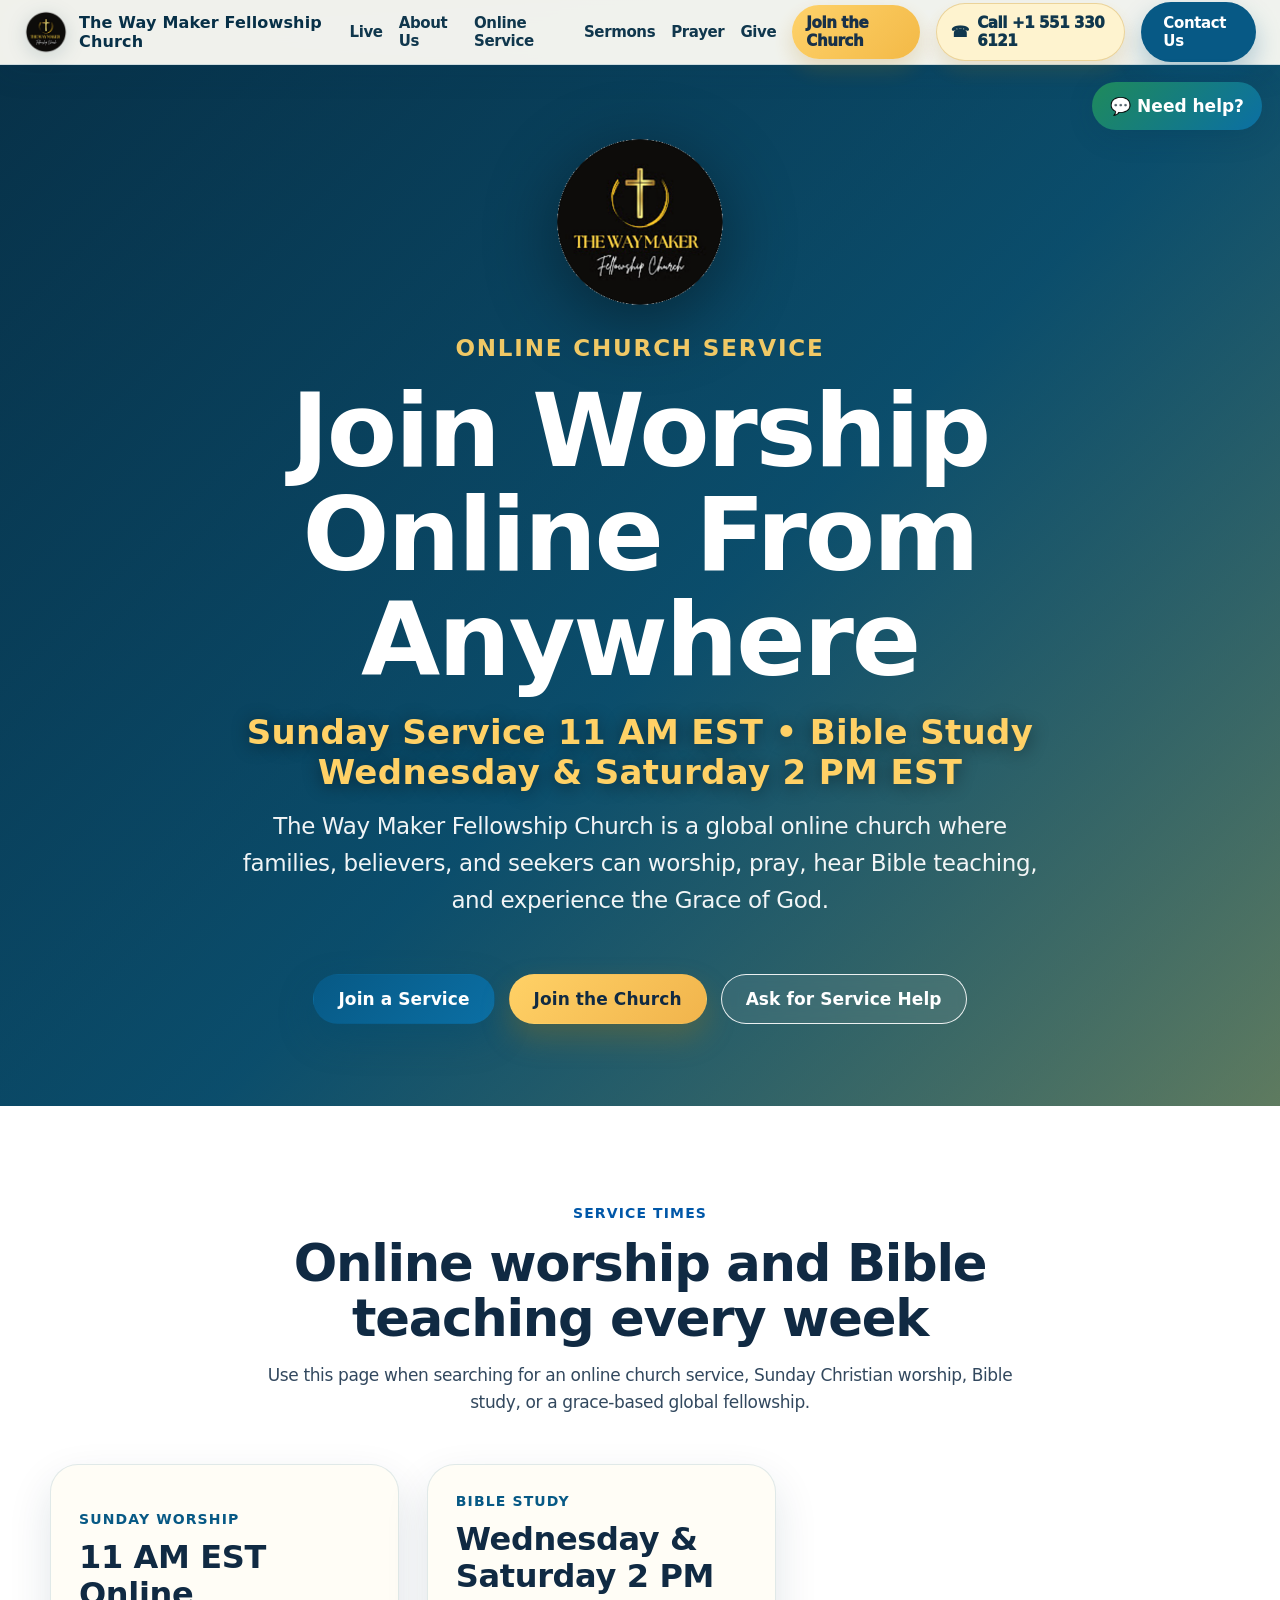
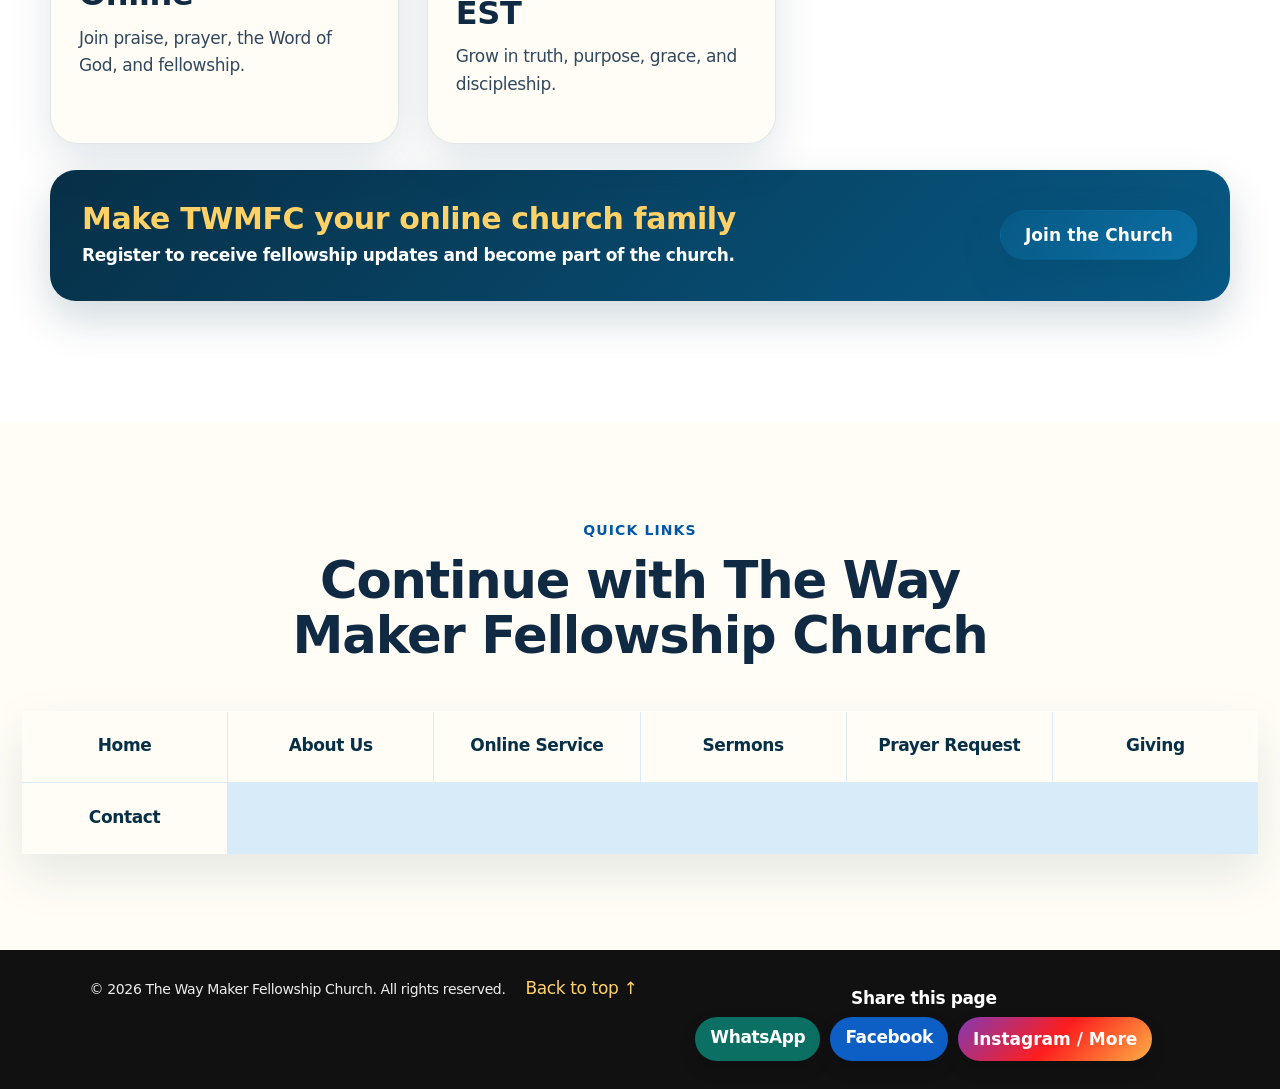
<file: online-service.html>
<!DOCTYPE html>
<html lang="en">
<head>
  <meta charset="UTF-8" />
  <meta name="viewport" content="width=device-width, initial-scale=1, viewport-fit=cover" />
  <title>Online Church Service | Way Maker Fellowship Church</title>
  <meta name="description" content="Join The Way Maker Fellowship Church online for Sunday service at 11 AM EST and Bible Study Wednesday and Saturday at 2 PM EST." />
  <meta name="keywords" content="online church service, Sunday worship online, The Way Maker Fellowship Church service, church Zoom service, Bible Study online" />
  <meta name="theme-color" content="#075985" />
  <meta name="robots" content="index, follow, max-image-preview:large, max-snippet:-1, max-video-preview:-1" />
  <meta name="author" content="The Way Maker Fellowship Church" />
  <meta name="geo.region" content="US" />
  <meta name="language" content="English" />
  <meta name="format-detection" content="telephone=yes" />
  <link rel="apple-touch-icon" href="assets/twmfc-logo-192.png" />
  <link rel="icon" type="image/png" sizes="192x192" href="assets/twmfc-logo-192.png" />
  <link rel="icon" type="image/png" sizes="512x512" href="assets/twmfc-logo-512.png" />
  <link rel="manifest" href="site.webmanifest" />
  <link rel="canonical" href="https://waymaker-church.org/online-service.html" />
  <meta property="og:locale" content="en_US" />
  <meta property="og:type" content="website" />
  <meta property="og:site_name" content="The Way Maker Fellowship Church" />
  <meta property="og:url" content="https://waymaker-church.org/online-service.html" />
  <meta property="og:title" content="Online Church Service | Way Maker Fellowship Church" />
  <meta property="og:description" content="Join The Way Maker Fellowship Church online for Sunday service at 11 AM EST and Bible Study Wednesday and Saturday at 2 PM EST." />
  <meta property="og:image" content="https://waymaker-church.org/assets/twmfc-logo-512.png" />
  <meta property="og:image:alt" content="The Way Maker Fellowship Church logo" />
  <meta name="twitter:card" content="summary_large_image" />
  <meta name="twitter:title" content="Online Church Service | Way Maker Fellowship Church" />
  <meta name="twitter:description" content="Join The Way Maker Fellowship Church online for Sunday service at 11 AM EST and Bible Study Wednesday and Saturday at 2 PM EST." />
  <meta name="twitter:image" content="https://waymaker-church.org/assets/twmfc-logo-512.png" />
  <link rel="preload" href="assets/twmfc-logo.png" as="image" />
  <link rel="stylesheet" href="styles.css?v=service-cards-20260721-v1" />
  <script type="application/ld+json">{"@context":"https://schema.org","@type":["Church","Organization"],"@id":"https://waymaker-church.org/#church","name":"The Way Maker Fellowship Church","alternateName":["TWMFC","Way Maker Church","Way Maker Fellowship Church"],"url":"https://waymaker-church.org/","logo":"https://waymaker-church.org/assets/twmfc-logo-512.png","image":"https://waymaker-church.org/assets/twmfc-logo-512.png","description":"The Way Maker Fellowship Church is a global online Christian church offering Sunday worship, Bible study, prayer, counselling, sermons, giving, and fellowship rooted in the Grace of God and the finished work of Jesus Christ.","email":"info@TWMFC.org","telephone":"+15513306121","areaServed":["United States","Global","Online"],"slogan":"Experience the Grace of God. Encounter Transformation","knowsAbout":["Grace of God","Finished work of Jesus Christ","Online church service","Bible study","Prayer requests","Christian counselling","Sunday worship","Christian fellowship"],"sameAs":["https://www.youtube.com/@TWMFC","https://www.instagram.com/thewaymakerfellowship_church/","https://www.facebook.com/share/14G5Emyveza/"],"contactPoint":[{"@type":"ContactPoint","telephone":"+15513306121","email":"info@TWMFC.org","contactType":"church office","areaServed":"Global","availableLanguage":"English"}],"hasOfferCatalog":{"@type":"OfferCatalog","name":"Church Ministry Services","itemListElement":[{"@type":"Offer","itemOffered":{"@type":"Service","name":"Sunday online worship"}},{"@type":"Offer","itemOffered":{"@type":"Service","name":"Online Bible study"}},{"@type":"Offer","itemOffered":{"@type":"Service","name":"Prayer requests"}},{"@type":"Offer","itemOffered":{"@type":"Service","name":"Christian counselling"}},{"@type":"Offer","itemOffered":{"@type":"Service","name":"Sermons and teaching"}},{"@type":"Offer","itemOffered":{"@type":"Service","name":"Giving and partnership"}}]},"event":[{"@type":"Event","name":"Sunday Online Worship Service","eventAttendanceMode":"https://schema.org/OnlineEventAttendanceMode","eventStatus":"https://schema.org/EventScheduled","description":"Sunday worship service online at 11 AM EST with The Way Maker Fellowship Church.","organizer":{"@id":"https://waymaker-church.org/#church"},"location":{"@type":"VirtualLocation","url":"https://us02web.zoom.us/j/87222982259#success"}},{"@type":"Event","name":"Online Bible Study","eventAttendanceMode":"https://schema.org/OnlineEventAttendanceMode","eventStatus":"https://schema.org/EventScheduled","description":"Bible Study on Wednesday and Saturday at 2 PM EST.","organizer":{"@id":"https://waymaker-church.org/#church"},"location":{"@type":"VirtualLocation","url":"https://waymaker-church.org/online-service.html"}}]}</script>
  <script type="application/ld+json">{"@context":"https://schema.org","@type":"WebSite","@id":"https://waymaker-church.org/#website","name":"The Way Maker Fellowship Church","alternateName":"TWMFC","url":"https://waymaker-church.org/","publisher":{"@id":"https://waymaker-church.org/#church"},"inLanguage":"en","potentialAction":{"@type":"SearchAction","target":"https://waymaker-church.org/?s={search_term_string}","query-input":"required name=search_term_string"}}</script>
  <script type="application/ld+json">{"@context":"https://schema.org","@type":"OnlineEventAttendanceMode","@id":"https://waymaker-church.org/online-service.html#webpage","url":"https://waymaker-church.org/online-service.html","name":"Online Church Service | Way Maker Fellowship Church","description":"Join The Way Maker Fellowship Church online for Sunday service at 11 AM EST and Bible Study Wednesday and Saturday at 2 PM EST.","isPartOf":{"@id":"https://waymaker-church.org/#website"},"publisher":{"@id":"https://waymaker-church.org/#church"},"inLanguage":"en"}</script>
  <script type="application/ld+json">{"@context":"https://schema.org","@type":"BreadcrumbList","itemListElement":[{"@type":"ListItem","position":1,"name":"Home","item":"https://waymaker-church.org/"},{"@type":"ListItem","position":2,"name":"Online Church Service","item":"https://waymaker-church.org/online-service.html"}]}</script>
</head>
<body>
<header class="site-header" id="top"><nav class="nav" aria-label="Main navigation"><a href="index.html#top" class="brand" aria-label="The Way Maker Fellowship Church home"><img class="brand-logo" src="assets/twmfc-logo-192.png" alt="The Waymaker Fellowship Church logo" width="44" height="44" /><span class="brand-name">The Way Maker Fellowship Church</span></a><button class="menu-toggle" aria-label="Open menu" aria-expanded="false">☰</button><div class="nav-links"><a href="index.html#live">Live</a><a href="about.html">About Us</a><a href="online-service.html">Online Service</a><a href="sermons.html">Sermons</a><a href="prayer-request.html">Prayer</a><a href="giving.html">Give</a><a href="https://chebs-canada.aweb.page/grace-based-fellowship" class="nav-join" target="_blank" rel="noopener">Join the Church</a><a href="tel:+15513306121" class="nav-phone">Call +1 551 330 6121</a><a href="contact.html" class="nav-cta">Contact Us</a></div></nav></header>
<div class="mobile-sticky-cta" aria-label="Quick contact actions"><a href="tel:+15513306121">Call Church</a><a href="https://us02web.zoom.us/j/87222982259#success" target="_blank" rel="noopener">Join Service</a></div>
<main>
<section class="page-hero section-dark"><div class="page-hero-inner reveal visible"><img class="page-logo" src="assets/twmfc-logo.png" alt="The Waymaker Fellowship Church logo" width="180" height="180" /><p class="eyebrow">Online Church Service</p><h1>Join Worship Online From Anywhere</h1><p class="page-tagline">Sunday Service 11 AM EST • Bible Study Wednesday & Saturday 2 PM EST</p><p>The Way Maker Fellowship Church is a global online church where families, believers, and seekers can worship, pray, hear Bible teaching, and experience the Grace of God.</p><div class="hero-actions hero-actions-centered"><a href="https://us02web.zoom.us/j/87222982259#success" class="button button-primary" target="_blank" rel="noopener">Join a Service</a><a href="https://chebs-canada.aweb.page/grace-based-fellowship" class="button button-gold" target="_blank" rel="noopener">Join the Church</a><a href="contact.html" class="button button-outline">Ask for Service Help</a></div></div></section><section class="section section-light"><div class="section-heading"><p class="eyebrow blue">Service Times</p><h2>Online worship and Bible teaching every week</h2><p>Use this page when searching for an online church service, Sunday Christian worship, Bible study, or a grace-based global fellowship.</p></div><div class="service-details-grid"><article class="service-details-card"><span>Sunday Worship</span><h3>11 AM EST Online</h3><p>Join praise, prayer, the Word of God, and fellowship.</p></article><article class="service-details-card"><span>Bible Study</span><h3>Wednesday & Saturday 2 PM EST</h3><p>Grow in truth, purpose, grace, and discipleship.</p></article></div><div class="join-family-cta"><div><strong>Make TWMFC your online church family</strong><span>Register to receive fellowship updates and become part of the church.</span></div><a class="button button-primary" href="https://chebs-canada.aweb.page/grace-based-fellowship" target="_blank" rel="noopener">Join the Church</a></div></section>
<section class="section section-muted"><div class="section-heading"><p class="eyebrow blue">Quick Links</p><h2>Continue with The Way Maker Fellowship Church</h2></div><div class="quick-links"><a href="index.html">Home</a><a href="about.html">About Us</a><a href="online-service.html">Online Service</a><a href="sermons.html">Sermons</a><a href="prayer-request.html">Prayer Request</a><a href="giving.html">Giving</a><a href="contact.html">Contact</a></div></section>
</main>
<section class="chatbot-widget" aria-label="The Way Maker Fellowship Church online automated assistant"><button class="chatbot-toggle" type="button" aria-expanded="false">💬 Need help?</button><div class="chatbot-panel" hidden><div class="chatbot-header"><strong>TWMFC Online Bot</strong><button class="chatbot-close" type="button" aria-label="Close chat">×</button></div><div class="chatbot-messages" id="chatMessages"><div class="bot-message">Welcome to The Way Maker Fellowship Church. How can we help you today?</div></div><div class="chatbot-options" aria-label="Quick replies"><button type="button" data-reply="service">Service online</button><button type="button" data-reply="prayer">Prayer request</button><button type="button" data-reply="giving">Giving</button><button type="button" data-reply="contact">Contact</button></div><form id="chatForm" class="chatbot-form"><input id="chatInput" type="text" placeholder="Type your question..." autocomplete="off" /><button type="submit">Send</button></form></div></section><footer class="footer"><p>© <span id="year"></span> The Way Maker Fellowship Church. All rights reserved.</p><a href="#top" class="footer-top-link">Back to top ↑</a></footer><script src="request-config.js"></script><script src="script.js?v=church-update-20260720"></script>
</body>
</html>
</file>
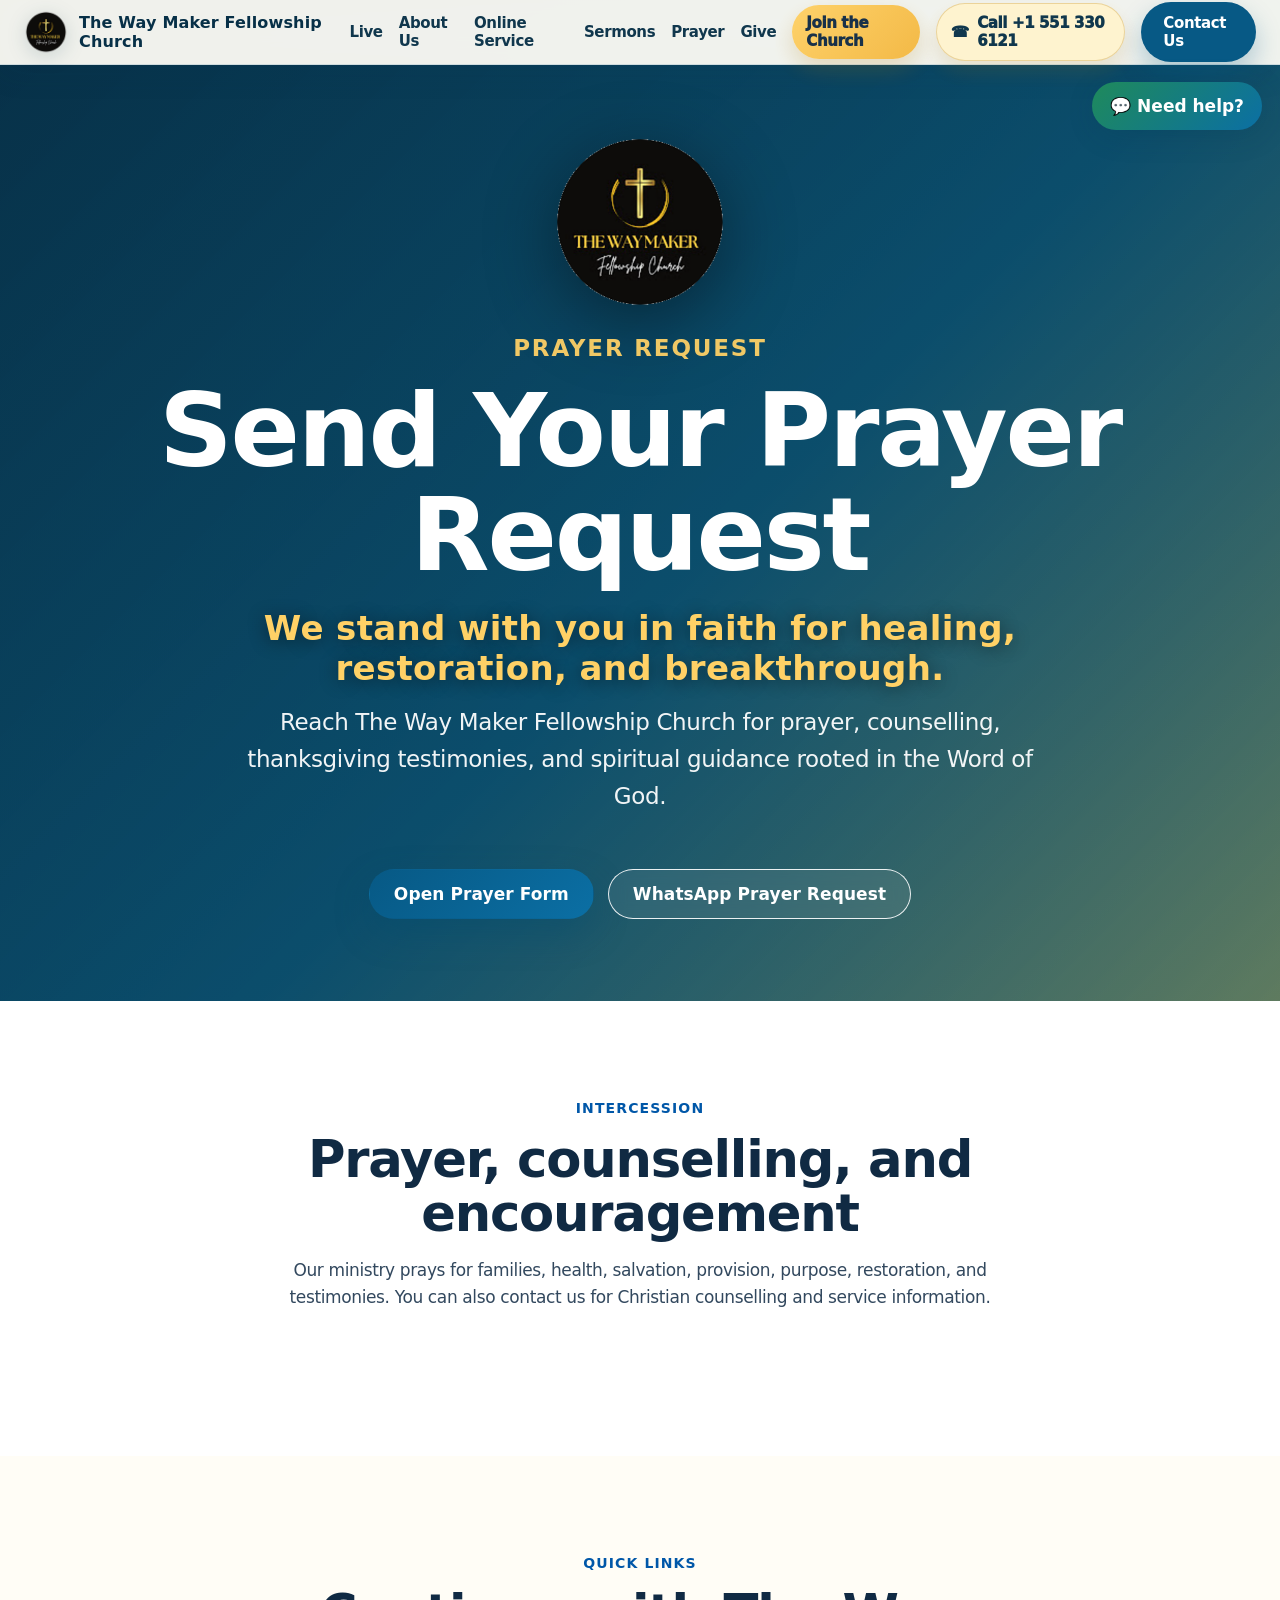
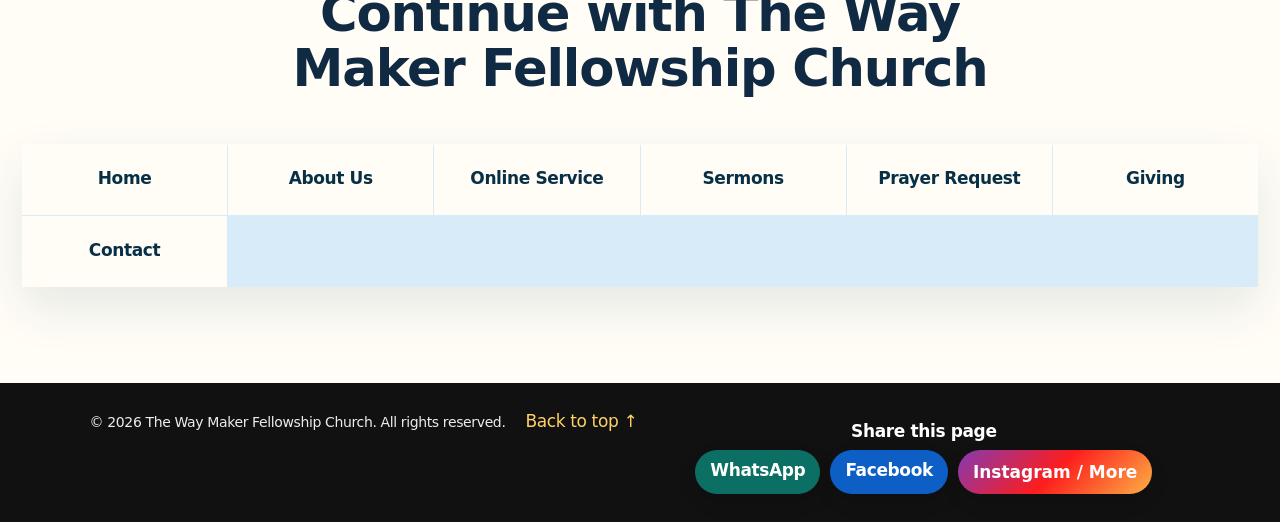
<file: prayer-request.html>
<!DOCTYPE html>
<html lang="en">
<head>
  <meta charset="UTF-8" />
  <meta name="viewport" content="width=device-width, initial-scale=1, viewport-fit=cover" />
  <title>Prayer Request Online | Way Maker Church</title>
  <meta name="description" content="Submit a prayer request to The Way Maker Fellowship Church for healing, restoration, counselling, thanksgiving, and spiritual encouragement." />
  <meta name="keywords" content="online prayer request, church prayer request, Christian counselling, intercession ministry, The Way Maker Fellowship Church prayer" />
  <meta name="theme-color" content="#075985" />
  <meta name="robots" content="index, follow, max-image-preview:large, max-snippet:-1, max-video-preview:-1" />
  <meta name="author" content="The Way Maker Fellowship Church" />
  <meta name="geo.region" content="US" />
  <meta name="language" content="English" />
  <meta name="format-detection" content="telephone=yes" />
  <link rel="apple-touch-icon" href="assets/twmfc-logo-192.png" />
  <link rel="icon" type="image/png" sizes="192x192" href="assets/twmfc-logo-192.png" />
  <link rel="icon" type="image/png" sizes="512x512" href="assets/twmfc-logo-512.png" />
  <link rel="manifest" href="site.webmanifest" />
  <link rel="canonical" href="https://waymaker-church.org/prayer-request.html" />
  <meta property="og:locale" content="en_US" />
  <meta property="og:type" content="website" />
  <meta property="og:site_name" content="The Way Maker Fellowship Church" />
  <meta property="og:url" content="https://waymaker-church.org/prayer-request.html" />
  <meta property="og:title" content="Prayer Request Online | Way Maker Church" />
  <meta property="og:description" content="Submit a prayer request to The Way Maker Fellowship Church for healing, restoration, counselling, thanksgiving, and spiritual encouragement." />
  <meta property="og:image" content="https://waymaker-church.org/assets/twmfc-logo-512.png" />
  <meta property="og:image:alt" content="The Way Maker Fellowship Church logo" />
  <meta name="twitter:card" content="summary_large_image" />
  <meta name="twitter:title" content="Prayer Request Online | Way Maker Church" />
  <meta name="twitter:description" content="Submit a prayer request to The Way Maker Fellowship Church for healing, restoration, counselling, thanksgiving, and spiritual encouragement." />
  <meta name="twitter:image" content="https://waymaker-church.org/assets/twmfc-logo-512.png" />
  <link rel="preload" href="assets/twmfc-logo.png" as="image" />
  <link rel="stylesheet" href="styles.css?v=service-cards-20260721-v1" />
  <script type="application/ld+json">{"@context":"https://schema.org","@type":["Church","Organization"],"@id":"https://waymaker-church.org/#church","name":"The Way Maker Fellowship Church","alternateName":["TWMFC","Way Maker Church","Way Maker Fellowship Church"],"url":"https://waymaker-church.org/","logo":"https://waymaker-church.org/assets/twmfc-logo-512.png","image":"https://waymaker-church.org/assets/twmfc-logo-512.png","description":"The Way Maker Fellowship Church is a global online Christian church offering Sunday worship, Bible study, prayer, counselling, sermons, giving, and fellowship rooted in the Grace of God and the finished work of Jesus Christ.","email":"info@TWMFC.org","telephone":"+15513306121","areaServed":["United States","Global","Online"],"slogan":"Experience the Grace of God. Encounter Transformation","knowsAbout":["Grace of God","Finished work of Jesus Christ","Online church service","Bible study","Prayer requests","Christian counselling","Sunday worship","Christian fellowship"],"sameAs":["https://www.youtube.com/@TWMFC","https://www.instagram.com/thewaymakerfellowship_church/","https://www.facebook.com/share/14G5Emyveza/"],"contactPoint":[{"@type":"ContactPoint","telephone":"+15513306121","email":"info@TWMFC.org","contactType":"church office","areaServed":"Global","availableLanguage":"English"}],"hasOfferCatalog":{"@type":"OfferCatalog","name":"Church Ministry Services","itemListElement":[{"@type":"Offer","itemOffered":{"@type":"Service","name":"Sunday online worship"}},{"@type":"Offer","itemOffered":{"@type":"Service","name":"Online Bible study"}},{"@type":"Offer","itemOffered":{"@type":"Service","name":"Prayer requests"}},{"@type":"Offer","itemOffered":{"@type":"Service","name":"Christian counselling"}},{"@type":"Offer","itemOffered":{"@type":"Service","name":"Sermons and teaching"}},{"@type":"Offer","itemOffered":{"@type":"Service","name":"Giving and partnership"}}]},"event":[{"@type":"Event","name":"Sunday Online Worship Service","eventAttendanceMode":"https://schema.org/OnlineEventAttendanceMode","eventStatus":"https://schema.org/EventScheduled","description":"Sunday worship service online at 11 AM EST with The Way Maker Fellowship Church.","organizer":{"@id":"https://waymaker-church.org/#church"},"location":{"@type":"VirtualLocation","url":"https://us02web.zoom.us/j/87222982259#success"}},{"@type":"Event","name":"Online Bible Study","eventAttendanceMode":"https://schema.org/OnlineEventAttendanceMode","eventStatus":"https://schema.org/EventScheduled","description":"Bible Study on Wednesday and Saturday at 2 PM EST.","organizer":{"@id":"https://waymaker-church.org/#church"},"location":{"@type":"VirtualLocation","url":"https://waymaker-church.org/online-service.html"}}]}</script>
  <script type="application/ld+json">{"@context":"https://schema.org","@type":"WebSite","@id":"https://waymaker-church.org/#website","name":"The Way Maker Fellowship Church","alternateName":"TWMFC","url":"https://waymaker-church.org/","publisher":{"@id":"https://waymaker-church.org/#church"},"inLanguage":"en","potentialAction":{"@type":"SearchAction","target":"https://waymaker-church.org/?s={search_term_string}","query-input":"required name=search_term_string"}}</script>
  <script type="application/ld+json">{"@context":"https://schema.org","@type":"WebPage","@id":"https://waymaker-church.org/prayer-request.html#webpage","url":"https://waymaker-church.org/prayer-request.html","name":"Prayer Request Online | Way Maker Fellowship Church","description":"Submit a prayer request to The Way Maker Fellowship Church for healing, restoration, counselling, thanksgiving, and spiritual encouragement.","isPartOf":{"@id":"https://waymaker-church.org/#website"},"publisher":{"@id":"https://waymaker-church.org/#church"},"inLanguage":"en"}</script>
  <script type="application/ld+json">{"@context":"https://schema.org","@type":"BreadcrumbList","itemListElement":[{"@type":"ListItem","position":1,"name":"Home","item":"https://waymaker-church.org/"},{"@type":"ListItem","position":2,"name":"Prayer Request Online","item":"https://waymaker-church.org/prayer-request.html"}]}</script>
</head>
<body>
<header class="site-header" id="top"><nav class="nav" aria-label="Main navigation"><a href="index.html#top" class="brand" aria-label="The Way Maker Fellowship Church home"><img class="brand-logo" src="assets/twmfc-logo-192.png" alt="The Waymaker Fellowship Church logo" width="44" height="44" /><span class="brand-name">The Way Maker Fellowship Church</span></a><button class="menu-toggle" aria-label="Open menu" aria-expanded="false">☰</button><div class="nav-links"><a href="index.html#live">Live</a><a href="about.html">About Us</a><a href="online-service.html">Online Service</a><a href="sermons.html">Sermons</a><a href="prayer-request.html">Prayer</a><a href="giving.html">Give</a><a href="https://chebs-canada.aweb.page/grace-based-fellowship" class="nav-join" target="_blank" rel="noopener">Join the Church</a><a href="tel:+15513306121" class="nav-phone">Call +1 551 330 6121</a><a href="contact.html" class="nav-cta">Contact Us</a></div></nav></header>
<div class="mobile-sticky-cta" aria-label="Quick contact actions"><a href="tel:+15513306121">Call Church</a><a href="https://us02web.zoom.us/j/87222982259#success" target="_blank" rel="noopener">Join Service</a></div>
<main>
<section class="page-hero section-dark"><div class="page-hero-inner reveal visible"><img class="page-logo" src="assets/twmfc-logo.png" alt="The Waymaker Fellowship Church logo" width="180" height="180" /><p class="eyebrow">Prayer Request</p><h1>Send Your Prayer Request</h1><p class="page-tagline">We stand with you in faith for healing, restoration, and breakthrough.</p><p>Reach The Way Maker Fellowship Church for prayer, counselling, thanksgiving testimonies, and spiritual guidance rooted in the Word of God.</p><div class="hero-actions hero-actions-centered"><a href="index.html#prayer" class="button button-primary">Open Prayer Form</a><a href="https://wa.me/15513306121" class="button button-outline" target="_blank" rel="noopener">WhatsApp Prayer Request</a></div></div></section><section class="section section-light"><div class="section-heading"><p class="eyebrow blue">Intercession</p><h2>Prayer, counselling, and encouragement</h2><p>Our ministry prays for families, health, salvation, provision, purpose, restoration, and testimonies. You can also contact us for Christian counselling and service information.</p></div></section>
<section class="section section-muted"><div class="section-heading"><p class="eyebrow blue">Quick Links</p><h2>Continue with The Way Maker Fellowship Church</h2></div><div class="quick-links"><a href="index.html">Home</a><a href="about.html">About Us</a><a href="online-service.html">Online Service</a><a href="sermons.html">Sermons</a><a href="prayer-request.html">Prayer Request</a><a href="giving.html">Giving</a><a href="contact.html">Contact</a></div></section>
</main>
<section class="chatbot-widget" aria-label="The Way Maker Fellowship Church online automated assistant"><button class="chatbot-toggle" type="button" aria-expanded="false">💬 Need help?</button><div class="chatbot-panel" hidden><div class="chatbot-header"><strong>TWMFC Online Bot</strong><button class="chatbot-close" type="button" aria-label="Close chat">×</button></div><div class="chatbot-messages" id="chatMessages"><div class="bot-message">Welcome to The Way Maker Fellowship Church. How can we help you today?</div></div><div class="chatbot-options" aria-label="Quick replies"><button type="button" data-reply="service">Service online</button><button type="button" data-reply="prayer">Prayer request</button><button type="button" data-reply="giving">Giving</button><button type="button" data-reply="contact">Contact</button></div><form id="chatForm" class="chatbot-form"><input id="chatInput" type="text" placeholder="Type your question..." autocomplete="off" /><button type="submit">Send</button></form></div></section><footer class="footer"><p>© <span id="year"></span> The Way Maker Fellowship Church. All rights reserved.</p><a href="#top" class="footer-top-link">Back to top ↑</a></footer><script src="request-config.js"></script><script src="script.js?v=church-update-20260720"></script>
</body>
</html>
</file>
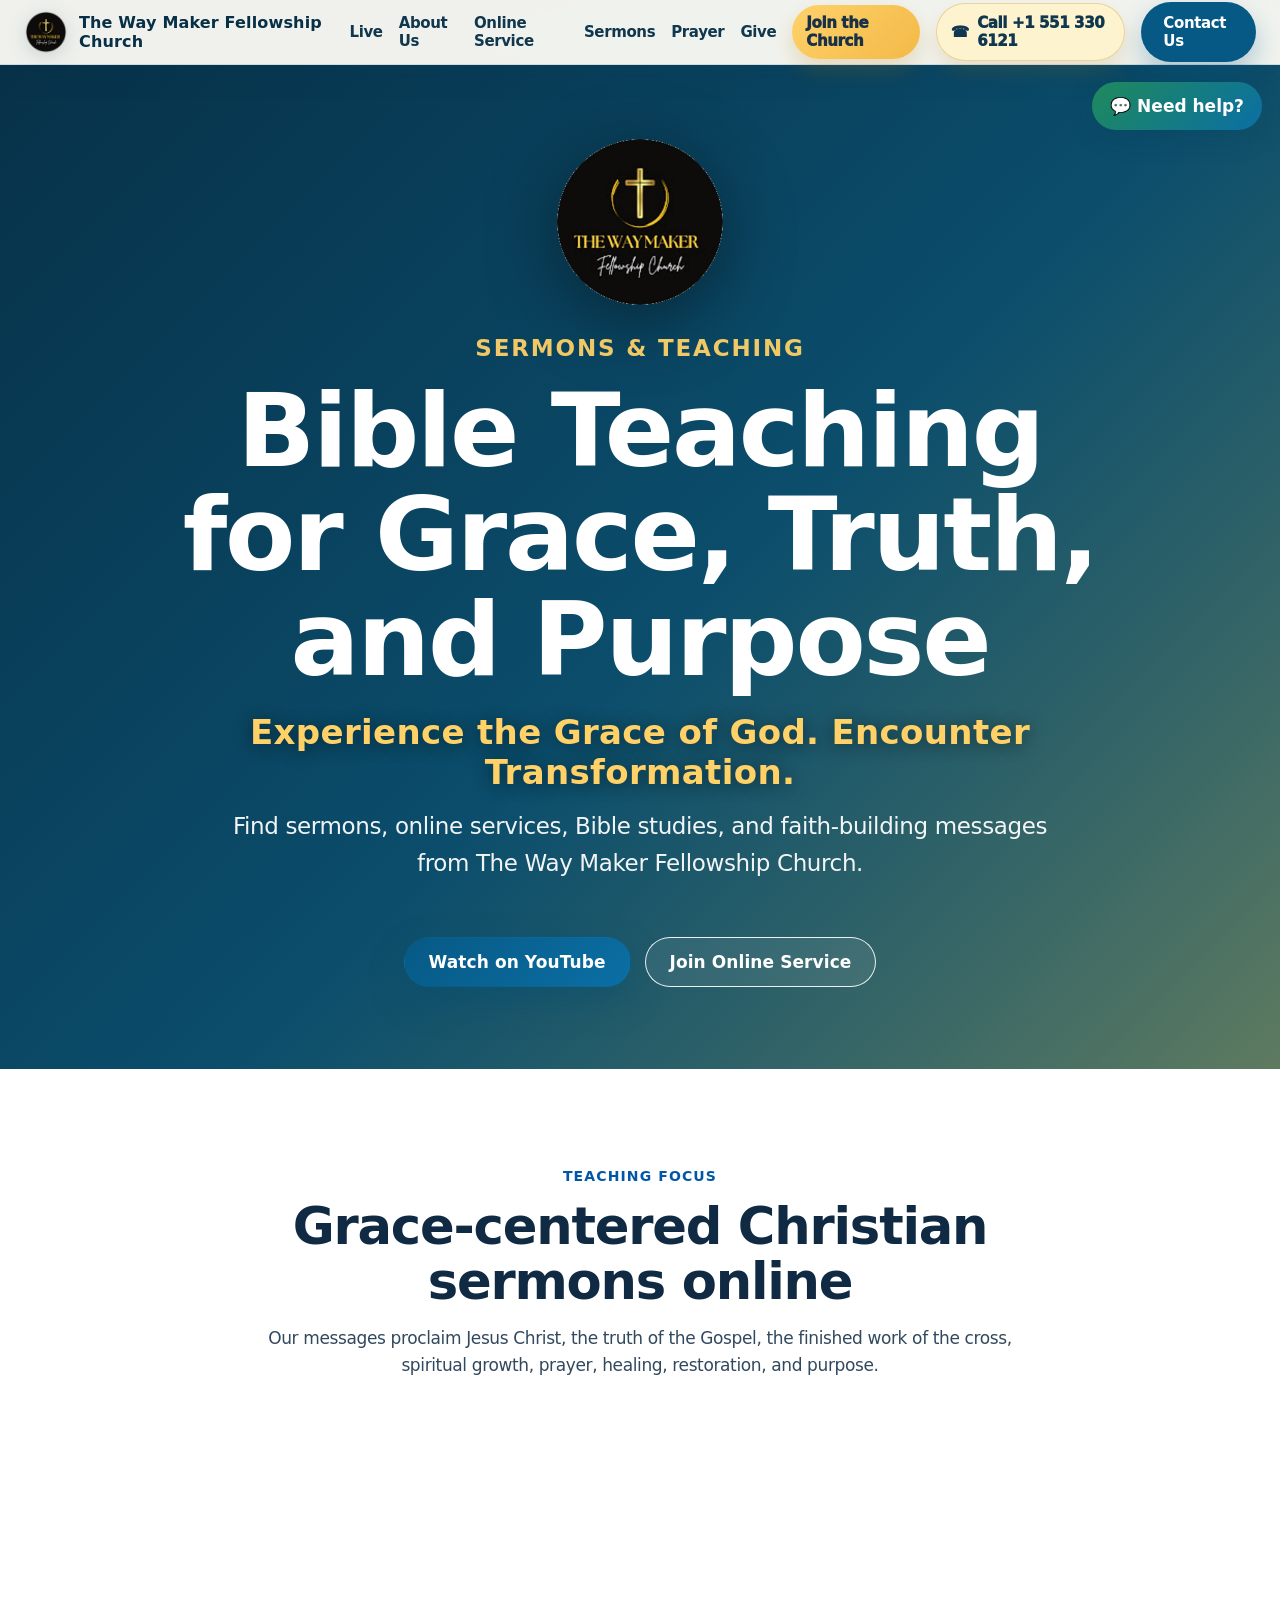
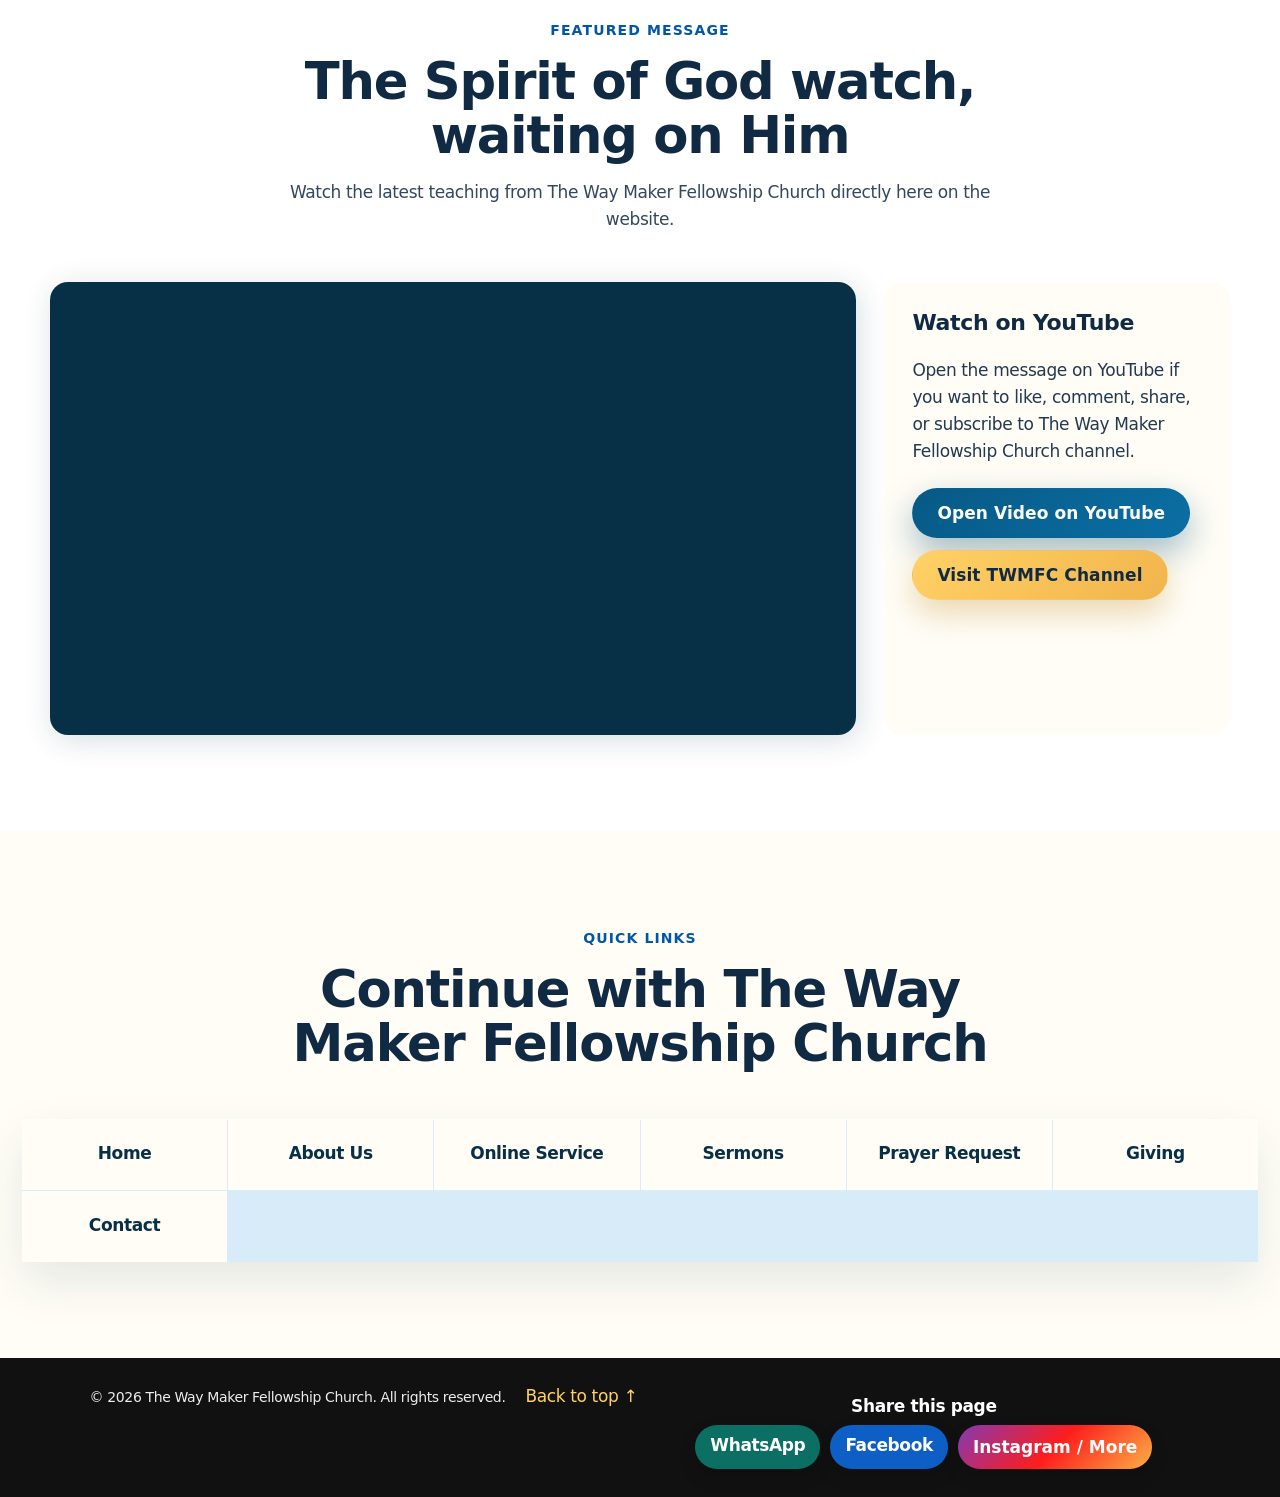
<file: sermons.html>
<!DOCTYPE html>
<html lang="en">
<head>
  <meta charset="UTF-8" />
  <meta name="viewport" content="width=device-width, initial-scale=1, viewport-fit=cover" />
  <title>Sermons and Bible Teaching | The Way Maker Fellowship Church</title>
  <meta name="description" content="Watch sermons and Bible teaching from The Way Maker Fellowship Church about grace, truth, purpose, transformation, and Jesus Christ." />
  <meta name="keywords" content="The Way Maker Fellowship Church sermons, Christian sermons online, Bible teaching, Grace of God sermon, online ministry teaching" />
  <meta name="theme-color" content="#075985" />
  <meta name="robots" content="index, follow, max-image-preview:large, max-snippet:-1, max-video-preview:-1" />
  <meta name="author" content="The Way Maker Fellowship Church" />
  <meta name="geo.region" content="US" />
  <meta name="language" content="English" />
  <meta name="format-detection" content="telephone=yes" />
  <link rel="apple-touch-icon" href="assets/twmfc-logo-192.png" />
  <link rel="icon" type="image/png" sizes="192x192" href="assets/twmfc-logo-192.png" />
  <link rel="icon" type="image/png" sizes="512x512" href="assets/twmfc-logo-512.png" />
  <link rel="manifest" href="site.webmanifest" />
  <link rel="canonical" href="https://waymaker-church.org/sermons.html" />
  <meta property="og:locale" content="en_US" />
  <meta property="og:type" content="website" />
  <meta property="og:site_name" content="The Way Maker Fellowship Church" />
  <meta property="og:url" content="https://waymaker-church.org/sermons.html" />
  <meta property="og:title" content="Sermons and Bible Teaching | The Way Maker Fellowship Church" />
  <meta property="og:description" content="Watch sermons and Bible teaching from The Way Maker Fellowship Church about grace, truth, purpose, transformation, and Jesus Christ." />
  <meta property="og:image" content="https://waymaker-church.org/assets/twmfc-logo-512.png" />
  <meta property="og:image:alt" content="The Way Maker Fellowship Church logo" />
  <meta name="twitter:card" content="summary_large_image" />
  <meta name="twitter:title" content="Sermons and Bible Teaching | The Way Maker Fellowship Church" />
  <meta name="twitter:description" content="Watch sermons and Bible teaching from The Way Maker Fellowship Church about grace, truth, purpose, transformation, and Jesus Christ." />
  <meta name="twitter:image" content="https://waymaker-church.org/assets/twmfc-logo-512.png" />
  <link rel="preload" href="assets/twmfc-logo.png" as="image" />
  <link rel="stylesheet" href="styles.css?v=service-cards-20260721-v1" />
  <script type="application/ld+json">{"@context":"https://schema.org","@type":["Church","Organization"],"@id":"https://waymaker-church.org/#church","name":"The Way Maker Fellowship Church","alternateName":["TWMFC","Way Maker Church","Way Maker Fellowship Church"],"url":"https://waymaker-church.org/","logo":"https://waymaker-church.org/assets/twmfc-logo-512.png","image":"https://waymaker-church.org/assets/twmfc-logo-512.png","description":"The Way Maker Fellowship Church is a global online Christian church offering Sunday worship, Bible study, prayer, counselling, sermons, giving, and fellowship rooted in the Grace of God and the finished work of Jesus Christ.","email":"info@TWMFC.org","telephone":"+15513306121","areaServed":["United States","Global","Online"],"slogan":"Experience the Grace of God. Encounter Transformation","knowsAbout":["Grace of God","Finished work of Jesus Christ","Online church service","Bible study","Prayer requests","Christian counselling","Sunday worship","Christian fellowship"],"sameAs":["https://www.youtube.com/@TWMFC","https://www.instagram.com/thewaymakerfellowship_church/","https://www.facebook.com/share/14G5Emyveza/"],"contactPoint":[{"@type":"ContactPoint","telephone":"+15513306121","email":"info@TWMFC.org","contactType":"church office","areaServed":"Global","availableLanguage":"English"}],"hasOfferCatalog":{"@type":"OfferCatalog","name":"Church Ministry Services","itemListElement":[{"@type":"Offer","itemOffered":{"@type":"Service","name":"Sunday online worship"}},{"@type":"Offer","itemOffered":{"@type":"Service","name":"Online Bible study"}},{"@type":"Offer","itemOffered":{"@type":"Service","name":"Prayer requests"}},{"@type":"Offer","itemOffered":{"@type":"Service","name":"Christian counselling"}},{"@type":"Offer","itemOffered":{"@type":"Service","name":"Sermons and teaching"}},{"@type":"Offer","itemOffered":{"@type":"Service","name":"Giving and partnership"}}]},"event":[{"@type":"Event","name":"Sunday Online Worship Service","eventAttendanceMode":"https://schema.org/OnlineEventAttendanceMode","eventStatus":"https://schema.org/EventScheduled","description":"Sunday worship service online at 11 AM EST with The Way Maker Fellowship Church.","organizer":{"@id":"https://waymaker-church.org/#church"},"location":{"@type":"VirtualLocation","url":"https://us02web.zoom.us/j/87222982259#success"}},{"@type":"Event","name":"Online Bible Study","eventAttendanceMode":"https://schema.org/OnlineEventAttendanceMode","eventStatus":"https://schema.org/EventScheduled","description":"Bible Study on Wednesday and Saturday at 2 PM EST.","organizer":{"@id":"https://waymaker-church.org/#church"},"location":{"@type":"VirtualLocation","url":"https://waymaker-church.org/online-service.html"}}]}</script>
  <script type="application/ld+json">{"@context":"https://schema.org","@type":"WebSite","@id":"https://waymaker-church.org/#website","name":"The Way Maker Fellowship Church","alternateName":"TWMFC","url":"https://waymaker-church.org/","publisher":{"@id":"https://waymaker-church.org/#church"},"inLanguage":"en","potentialAction":{"@type":"SearchAction","target":"https://waymaker-church.org/?s={search_term_string}","query-input":"required name=search_term_string"}}</script>
  <script type="application/ld+json">{"@context":"https://schema.org","@type":"CollectionPage","@id":"https://waymaker-church.org/sermons.html#webpage","url":"https://waymaker-church.org/sermons.html","name":"Sermons and Bible Teaching | The Way Maker Fellowship Church","description":"Watch sermons and Bible teaching from The Way Maker Fellowship Church about grace, truth, purpose, transformation, and Jesus Christ.","isPartOf":{"@id":"https://waymaker-church.org/#website"},"publisher":{"@id":"https://waymaker-church.org/#church"},"inLanguage":"en"}</script>
  <script type="application/ld+json">{"@context":"https://schema.org","@type":"BreadcrumbList","itemListElement":[{"@type":"ListItem","position":1,"name":"Home","item":"https://waymaker-church.org/"},{"@type":"ListItem","position":2,"name":"Sermons and Bible Teaching","item":"https://waymaker-church.org/sermons.html"}]}</script>
</head>
<body>
<header class="site-header" id="top"><nav class="nav" aria-label="Main navigation"><a href="index.html#top" class="brand" aria-label="The Way Maker Fellowship Church home"><img class="brand-logo" src="assets/twmfc-logo-192.png" alt="The Waymaker Fellowship Church logo" width="44" height="44" /><span class="brand-name">The Way Maker Fellowship Church</span></a><button class="menu-toggle" aria-label="Open menu" aria-expanded="false">☰</button><div class="nav-links"><a href="index.html#live">Live</a><a href="about.html">About Us</a><a href="online-service.html">Online Service</a><a href="sermons.html">Sermons</a><a href="prayer-request.html">Prayer</a><a href="giving.html">Give</a><a href="https://chebs-canada.aweb.page/grace-based-fellowship" class="nav-join" target="_blank" rel="noopener">Join the Church</a><a href="tel:+15513306121" class="nav-phone">Call +1 551 330 6121</a><a href="contact.html" class="nav-cta">Contact Us</a></div></nav></header>
<div class="mobile-sticky-cta" aria-label="Quick contact actions"><a href="tel:+15513306121">Call Church</a><a href="https://us02web.zoom.us/j/87222982259#success" target="_blank" rel="noopener">Join Service</a></div>
<main>
<section class="page-hero section-dark"><div class="page-hero-inner reveal visible"><img class="page-logo" src="assets/twmfc-logo.png" alt="The Waymaker Fellowship Church logo" width="180" height="180" /><p class="eyebrow">Sermons & Teaching</p><h1>Bible Teaching for Grace, Truth, and Purpose</h1><p class="page-tagline">Experience the Grace of God. Encounter Transformation.</p><p>Find sermons, online services, Bible studies, and faith-building messages from The Way Maker Fellowship Church.</p><div class="hero-actions hero-actions-centered"><a href="https://www.youtube.com/@TWMFC" class="button button-primary" target="_blank" rel="noopener">Watch on YouTube</a><a href="online-service.html" class="button button-outline">Join Online Service</a></div></div></section><section class="section section-light"><div class="section-heading"><p class="eyebrow blue">Teaching Focus</p><h2>Grace-centered Christian sermons online</h2><p>Our messages proclaim Jesus Christ, the truth of the Gospel, the finished work of the cross, spiritual growth, prayer, healing, restoration, and purpose.</p></div></section><section class="section section-light" id="featured-message"><div class="section-heading"><p class="eyebrow blue">Featured Message</p><h2>The Spirit of God watch, waiting on Him</h2><p>Watch the latest teaching from The Way Maker Fellowship Church directly here on the website.</p></div><div class="live-grid"><div class="video-frame reveal visible"><iframe src="https://www.youtube.com/embed/k0nPsaqsD60" title="The Spirit of God watch, waiting on Him | The Way Maker Fellowship Church" loading="lazy" allow="accelerometer; autoplay; clipboard-write; encrypted-media; gyroscope; picture-in-picture; web-share" allowfullscreen></iframe></div><aside class="service-panel reveal visible"><h3>Watch on YouTube</h3><p>Open the message on YouTube if you want to like, comment, share, or subscribe to The Way Maker Fellowship Church channel.</p><div class="service-actions"><a class="button button-primary" href="https://youtu.be/k0nPsaqsD60" target="_blank" rel="noopener">Open Video on YouTube</a><a class="button button-gold" href="https://www.youtube.com/@TWMFC" target="_blank" rel="noopener">Visit TWMFC Channel</a></div></aside></div></section>
<section class="section section-muted"><div class="section-heading"><p class="eyebrow blue">Quick Links</p><h2>Continue with The Way Maker Fellowship Church</h2></div><div class="quick-links"><a href="index.html">Home</a><a href="about.html">About Us</a><a href="online-service.html">Online Service</a><a href="sermons.html">Sermons</a><a href="prayer-request.html">Prayer Request</a><a href="giving.html">Giving</a><a href="contact.html">Contact</a></div></section>
</main>
<section class="chatbot-widget" aria-label="The Way Maker Fellowship Church online automated assistant"><button class="chatbot-toggle" type="button" aria-expanded="false">💬 Need help?</button><div class="chatbot-panel" hidden><div class="chatbot-header"><strong>TWMFC Online Bot</strong><button class="chatbot-close" type="button" aria-label="Close chat">×</button></div><div class="chatbot-messages" id="chatMessages"><div class="bot-message">Welcome to The Way Maker Fellowship Church. How can we help you today?</div></div><div class="chatbot-options" aria-label="Quick replies"><button type="button" data-reply="service">Service online</button><button type="button" data-reply="prayer">Prayer request</button><button type="button" data-reply="giving">Giving</button><button type="button" data-reply="contact">Contact</button></div><form id="chatForm" class="chatbot-form"><input id="chatInput" type="text" placeholder="Type your question..." autocomplete="off" /><button type="submit">Send</button></form></div></section><footer class="footer"><p>© <span id="year"></span> The Way Maker Fellowship Church. All rights reserved.</p><a href="#top" class="footer-top-link">Back to top ↑</a></footer><script src="request-config.js"></script><script src="script.js?v=church-update-20260720"></script>
</body>
</html>
</file>
<file: styles.css>
:root {
  --black: #073047;
  --near-black: #102a43;
  --muted-black: rgba(16, 42, 67, 0.78);
  --light: #fffdf6;
  --white: #ffffff;
  --blue: #0b6fa4;
  --link-blue: #075985;
  --bright-blue: #ffd166;
  --dark-card: #0f4c5c;
  --gold: #ffd166;
  --green: #1f8a5b;
  --soft-sky: #e8f7ff;
  --soft-gold: #fff4cf;
  --shadow: rgba(7, 48, 71, 0.16) 3px 5px 30px 0px;
}

* { box-sizing: border-box; }
html {
  scroll-behavior: smooth;
  -webkit-text-size-adjust: 100%;
  text-size-adjust: 100%;
}
body {
  margin: 0;
  font-family: system-ui, -apple-system, BlinkMacSystemFont, "Segoe UI", Roboto, "Helvetica Neue", Arial, sans-serif;
  color: var(--near-black);
  background: var(--light);
  letter-spacing: -0.374px;
  overflow-x: hidden;
}
a { color: inherit; text-decoration: none; }
img, video, iframe { max-width: 100%; }
button, input, select, textarea { font: inherit; }
:target { scroll-margin-top: 84px; }

.site-header {
  position: fixed;
  top: 0;
  left: 0;
  right: 0;
  width: 100%;
  z-index: 1000;
  background: rgba(238, 241, 241, 0.78);
  backdrop-filter: saturate(150%) blur(14px);
  border-bottom: 1px solid rgba(255,255,255,.36);
}
.nav {
  height: 64px;
  max-width: 1320px;
  margin: auto;
  padding: 0 24px;
  display: flex;
  align-items: center;
  justify-content: space-between;
  color: #075985;
}
.brand { display: flex; gap: 11px; align-items: center; min-width: 0; font-size: 16px; font-weight: 900; letter-spacing: .01em; }
.brand-logo {
  width: 44px;
  height: 44px;
  flex: 0 0 44px;
  object-fit: contain;
  border-radius: 50%;
  filter: drop-shadow(0 4px 10px rgba(7, 48, 71, .16));
}
.brand-name { min-width: 0; }
.nav-links { display: flex; gap: 24px; align-items: center; font-size: 15px; font-weight: 700; }
.nav-links a { opacity: .96; transition: opacity .2s, color .2s; }
.nav-links a:hover { opacity: 1; color: var(--link-blue); }
.nav-cta { background: white; color: #064663; padding: 12px 22px; border-radius: 0; opacity: 1 !important; box-shadow: rgba(0,0,0,.08) 0 8px 24px; }
.menu-toggle { display: none; background: none; color: #075985; border: 0; font-size: 28px; }

.section-dark { background: linear-gradient(135deg, #073047 0%, #0f4c5c 55%, #d28b00 100%); color: var(--white); }
.section-light { background: var(--white); color: var(--near-black); }
.section-muted { background: var(--light); color: var(--near-black); }
.section { padding: clamp(68px, 8vw, 96px) clamp(16px, 4vw, 22px); }
.section-heading { max-width: 760px; margin: 0 auto 48px; text-align: center; }
.eyebrow { margin: 0 0 12px; color: var(--bright-blue); font-size: 14px; font-weight: 700; text-transform: uppercase; letter-spacing: .08em; }
.eyebrow.blue { color: #0057a8; }
h1, h2, h3, p { margin-top: 0; }
h1 { font-size: clamp(44px, 7vw, 84px); line-height: 1.02; letter-spacing: -2.2px; margin-bottom: 20px; }
h2 { font-size: clamp(34px, 4vw, 56px); line-height: 1.07; letter-spacing: -1.2px; margin-bottom: 16px; }
h3 { font-size: 22px; line-height: 1.15; letter-spacing: -0.35px; }
p { font-size: 17px; line-height: 1.6; color: inherit; opacity: .92; }

.hero {
  position: relative;
  overflow: hidden;
  min-height: 100vh;
  min-height: 100dvh;
  display: grid;
  place-items: center;
  padding: 132px 7vw 130px;
  isolation: isolate;
  background: #082f49;
}
.hero-video {
  position: absolute;
  inset: 0;
  width: 100%;
  height: 100%;
  object-fit: cover;
  transform: scale(1.03);
  z-index: -3;
}
.hero-video-overlay {
  position: absolute;
  inset: 0;
  background:
    radial-gradient(circle at 50% 42%, rgba(0, 96, 145, .12), transparent 34%),
    linear-gradient(180deg, rgba(0,0,0,.18) 0%, rgba(0,0,0,.28) 38%, rgba(0,0,0,.82) 100%),
    linear-gradient(90deg, rgba(0,0,0,.62) 0%, rgba(0,0,0,.14) 52%, rgba(0,0,0,.58) 100%);
  z-index: -2;
}
.hero::after {
  content: "";
  position: absolute;
  inset: auto 0 0;
  height: 36%;
  background: linear-gradient(180deg, transparent, rgba(7, 48, 71, .90));
  pointer-events: none;
  z-index: -1;
}
.hero-content, .welcome-strip, .video-control { position: relative; z-index: 1; }
.hero-content { max-width: 900px; }
.hero-centered { text-align: center; margin: auto; display: grid; justify-items: center; }
.hero-logo {
  width: clamp(118px, 15vw, 220px);
  height: clamp(118px, 15vw, 220px);
  object-fit: contain;
  margin: 0 auto 18px;
  border-radius: 50%;
  filter: drop-shadow(0 18px 38px rgba(0,0,0,.45));
}
.hero-kicker { color: white; text-transform: none; letter-spacing: 0; font-size: clamp(18px, 2vw, 24px); font-weight: 800; text-shadow: 0 2px 20px rgba(0,0,0,.45); }
.hero h1 {
  font-size: clamp(70px, 9.8vw, 138px);
  line-height: .88;
  letter-spacing: -5px;
  margin-bottom: 22px;
  text-shadow: 0 4px 38px rgba(0,0,0,.42);
}
.hero-tagline, .page-tagline {
  color: var(--gold) !important;
  font-weight: 900;
  letter-spacing: .01em;
  text-shadow: 0 2px 18px rgba(0,0,0,.48);
}
.hero-tagline { max-width: 820px; font-size: clamp(22px, 2.5vw, 34px); line-height: 1.2; margin-bottom: 16px; }
.hero-subtitle { max-width: 720px; font-size: clamp(19px, 1.8vw, 25px); line-height: 1.38; opacity: .94; text-shadow: 0 2px 18px rgba(0,0,0,.45); }
.hero-actions { display: flex; flex-wrap: wrap; gap: 14px; margin-top: 32px; }
.hero-actions-centered { justify-content: center; }
.button {
  display: inline-flex;
  justify-content: center;
  align-items: center;
  min-height: 44px;
  padding: 10px 20px;
  border-radius: 980px;
  font-size: 17px;
  border: 1px solid transparent;
  cursor: pointer;
  text-align: center;
  -webkit-tap-highlight-color: transparent;
  transition: transform .2s, background .2s, border-color .2s;
}
.button:hover { transform: translateY(-2px); }
.button-primary { background: #075985; color: white; font-weight: 900; box-shadow: rgba(0, 74, 111, .36) 0 14px 34px; }
.button-gold { background: linear-gradient(135deg, var(--gold), #f1b44c); color: var(--near-black); font-weight: 800; }
.button-outline { border-color: rgba(255,255,255,.9); color: white; background: rgba(255,255,255,.08); backdrop-filter: blur(8px); }
.button-dark { background: var(--near-black); color: white; }
.service-actions { display: flex; flex-wrap: wrap; gap: 12px; margin-top: 22px; }
.payment-button { margin-top: 18px; width: fit-content; }
.text-link { color: var(--link-blue); font-weight: 600; }
.text-link.light { color: var(--bright-blue); }

.hero-card {
  background: linear-gradient(180deg, #126782, #073047);
  border-radius: 24px;
  padding: 30px;
  box-shadow: rgba(0,0,0,.55) 0 28px 80px;
  min-height: 330px;
  display: flex;
  flex-direction: column;
  justify-content: center;
}
.welcome-strip {
  position: absolute;
  left: 50%;
  bottom: 24px;
  transform: translateX(-50%);
  width: min(1040px, calc(100% - 36px));
  display: grid;
  grid-template-columns: repeat(3, 1fr);
  overflow: hidden;
  border-radius: 6px;
  background: rgba(255,255,255,.92);
  box-shadow: rgba(0,0,0,.28) 0 20px 60px;
}
.welcome-strip a {
  color: #0d3447;
  padding: 22px 24px;
  display: grid;
  gap: 7px;
  border-right: 1px solid rgba(7, 81, 120, .12);
}
.welcome-strip a:last-child { border-right: 0; }
.welcome-strip strong { font-size: 19px; }
.welcome-strip span { font-size: 14px; line-height: 1.4; opacity: .88; }
.video-control {
  position: absolute;
  right: 24px;
  bottom: 24px;
  z-index: 2;
  border: 1px solid rgba(255,255,255,.45);
  color: white;
  background: rgba(0,0,0,.35);
  border-radius: 999px;
  padding: 10px 14px;
  font-weight: 800;
  cursor: pointer;
  backdrop-filter: blur(8px);
}
.live-badge { display: inline-flex; align-items: center; gap: 10px; color: var(--bright-blue); font-weight: 700; margin-bottom: 28px; }
.live-badge span { width: 10px; height: 10px; background: #29d47f; border-radius: 50%; box-shadow: 0 0 18px #29d47f; }
.service-time { font-size: 28px; font-weight: 700; opacity: 1; }
.join-qr-card {
  display: grid;
  grid-template-columns: 68px 1fr;
  gap: 12px;
  align-items: center;
  margin: 16px 0;
  padding: 10px;
  border-radius: 14px;
  background: rgba(255,255,255,.1);
  border: 1px solid rgba(255,255,255,.18);
}
.join-qr-card img,
.service-qr-card img {
  width: 100%;
  height: auto;
  display: block;
  border-radius: 10px;
  background: white;
  padding: 5px;
}
.join-qr-card strong,
.service-qr-card strong {
  display: block;
  font-size: 15px;
  line-height: 1.2;
}
.join-qr-card span {
  display: block;
  margin-top: 4px;
  color: rgba(255,255,255,.78);
  font-size: 12px;
  line-height: 1.35;
}

.quick-links {
  display: grid;
  grid-template-columns: repeat(6, 1fr);
  gap: 1px;
  background: #d7ecf8;
}
.quick-links a { background: var(--light); padding: 24px; text-align: center; font-weight: 700; }
.quick-links a:hover { color: var(--green); }

.service-details-section { background: linear-gradient(180deg, #ffffff 0%, #e8f7ff 100%); }
.service-details-grid {
  max-width: 1180px;
  margin: auto;
  display: grid;
  grid-template-columns: .9fr .9fr 1.1fr;
  gap: 24px;
  align-items: stretch;
}
.service-details-card,
.service-flyer-card {
  background: #fffdf6;
  border: 1px solid rgba(7, 89, 133, .12);
  border-radius: 26px;
  padding: 28px;
  box-shadow: rgba(7, 48, 71, 0.10) 0 18px 42px;
}
.service-details-card { display: grid; align-content: center; gap: 12px; }
.service-details-card span {
  color: var(--link-blue);
  font-weight: 900;
  text-transform: uppercase;
  letter-spacing: .08em;
  font-size: 14px;
}
.service-details-card h3 { color: var(--near-black); font-size: clamp(25px, 2.5vw, 34px); margin: 0; }
.service-details-card strong { color: #b77900; font-size: 22px; }
.service-card-sunday,
.service-card-study {
  position: relative;
  isolation: isolate;
  overflow: hidden;
  gap: 14px;
  color: white;
  border-color: rgba(255, 255, 255, .24);
  box-shadow: rgba(7, 48, 71, .22) 0 24px 50px;
  transition: transform .25s ease, box-shadow .25s ease;
}
.service-card-sunday:hover,
.service-card-study:hover { transform: translateY(-4px); box-shadow: rgba(7, 48, 71, .3) 0 30px 58px; }
.service-card-sunday {
  background:
    linear-gradient(145deg, rgba(3, 24, 40, .94) 0%, rgba(5, 74, 112, .82) 100%),
    url("assets/gallery/worship-hall.jpg") center / cover no-repeat;
}
.service-card-study {
  background:
    linear-gradient(145deg, rgba(5, 28, 48, .94) 0%, rgba(128, 82, 0, .76) 100%),
    url("assets/gallery/church-window.jpg") center / cover no-repeat;
}
.service-card-sunday::after,
.service-card-study::after {
  content: "";
  position: absolute;
  inset: 12px;
  border: 1px solid rgba(255, 255, 255, .14);
  border-radius: 18px;
  pointer-events: none;
}
.service-card-sunday span,
.service-card-study span {
  width: fit-content;
  padding: 7px 11px;
  border-radius: 999px;
  color: #fff1bd;
  background: rgba(2, 20, 33, .54);
  border: 1px solid rgba(255, 225, 154, .42);
  letter-spacing: .1em;
  font-size: 13px;
  backdrop-filter: blur(6px);
}
.service-card-sunday h3,
.service-card-study h3 {
  color: white;
  font-size: clamp(27px, 2.5vw, 36px);
  line-height: 1.08;
  text-shadow: rgba(0, 0, 0, .36) 0 2px 12px;
}
.service-details-section .service-card-sunday p,
.service-details-section .service-card-study p { color: rgba(255, 255, 255, .94); text-shadow: rgba(0, 0, 0, .3) 0 1px 8px; }
.service-card-sunday strong,
.service-card-study strong { color: #ffe19a; }
.service-card-sunday .button,
.service-card-study .button { position: relative; z-index: 1; }
.service-flyer-card { display: grid; justify-items: center; align-self: start; gap: 16px; }
.service-flyer-preview {
  display: block;
  width: min(100%, 320px);
  border-radius: 18px;
  box-shadow: rgba(7, 48, 71, .22) 0 18px 38px;
  transition: transform .25s ease, box-shadow .25s ease;
}
.service-flyer-preview:hover { transform: translateY(-3px); box-shadow: rgba(7, 48, 71, .28) 0 24px 48px; }
.service-flyer-card img {
  width: 100%;
  height: auto;
  aspect-ratio: 2 / 3;
  object-fit: contain;
  display: block;
  border: 1px solid rgba(7, 48, 71, .1);
  border-radius: 18px;
}
.service-flyer-copy { display: grid; gap: 4px; text-align: center; max-width: 38ch; }
.service-flyer-copy strong { color: var(--near-black); font-size: 18px; }
.service-flyer-copy span { color: var(--muted-black); font-size: 14px; line-height: 1.55; }
.service-flyer-actions { display: flex; flex-wrap: wrap; gap: 12px; justify-content: center; width: 100%; }
.service-flyer-actions .button { min-width: 148px; }

.live-grid, .split-section, .contact-grid { max-width: 1180px; margin: auto; display: grid; grid-template-columns: 1.4fr .6fr; gap: 28px; align-items: stretch; }
.live-grid > *, .split-section > *, .contact-grid > * { min-width: 0; }
.video-frame { width: 100%; background: var(--black); border-radius: 18px; overflow: hidden; box-shadow: var(--shadow); aspect-ratio: 16/9; }
.video-frame iframe { width: 100%; height: 100%; border: 0; }
.service-panel { background: var(--light); border-radius: 18px; padding: 28px; }
.check-list { padding: 0; margin: 24px 0; list-style: none; }
.check-list li { padding: 11px 0; border-bottom: 1px solid rgba(0,0,0,.08); }
.check-list li::before { content: "✓"; color: var(--blue); font-weight: 800; margin-right: 10px; }
.service-qr-card {
  display: grid;
  grid-template-columns: 76px 1fr;
  gap: 12px;
  align-items: center;
  margin-top: 16px;
  padding: 10px;
  border-radius: 14px;
  background: white;
  border: 1px solid rgba(11,111,164,.18);
  box-shadow: rgba(7, 48, 71, 0.08) 0 10px 20px;
}
.service-qr-card p { margin: 0; font-size: 13px; line-height: 1.35; opacity: .86; }

.cards-grid, .sermon-grid, .giving-cards {
  max-width: 1180px;
  margin: auto;
  display: grid;
  grid-template-columns: repeat(3, 1fr);
  gap: 18px;
}
.program-card, .sermon-card, .give-card {
  border-radius: 22px;
  padding: 28px;
}
.program-card { background: var(--dark-card); min-height: 220px; }
.program-card span { color: var(--bright-blue); font-weight: 800; }
.sermon-card, .give-card { background: var(--light); box-shadow: rgba(0,0,0,.06) 0 16px 40px; }
.sermon-thumb {
  height: 180px;
  border-radius: 16px;
  background: radial-gradient(circle at 30% 20%, #9edcff, #0b6fa4 42%, #073047);
  color: white;
  display: grid;
  place-items: center;
  font-size: 42px;
  margin-bottom: 22px;
}
.sermon-thumb.alt { background: radial-gradient(circle at 30% 20%, #ffc2d4, #0f4c5c 44%, #073047); }
.sermon-thumb.third { background: radial-gradient(circle at 30% 20%, #fff0a8, #d28b00 44%, #073047); }

.ministry-list { max-width: 980px; margin: auto; display: grid; grid-template-columns: repeat(2, 1fr); gap: 14px; }
.ministry-card { background: white; border-radius: 18px; box-shadow: rgba(7, 48, 71, 0.08) 0 10px 28px; overflow: hidden; }
.ministry-card summary { padding: 24px 58px 24px 24px; display: grid; gap: 7px; cursor: pointer; list-style: none; position: relative; }
.ministry-card summary::-webkit-details-marker { display: none; }
.ministry-card summary::after { content: "+"; position: absolute; right: 24px; top: 24px; width: 30px; height: 30px; border-radius: 50%; display: grid; place-items: center; background: var(--gold); color: var(--near-black); font-weight: 900; }
.ministry-card[open] summary::after { content: "−"; background: var(--green); color: white; }
.ministry-card span { color: var(--muted-black); line-height: 1.5; }
.ministry-card ul { margin: 0; padding: 0 24px 24px 44px; color: var(--near-black); line-height: 1.7; }
.ministry-card li { padding: 5px 0; }
.ministry-card li::marker { color: var(--green); }

.events-list { max-width: 980px; margin: auto; display: grid; gap: 12px; }
.event { display: grid; grid-template-columns: 90px 1fr auto; gap: 22px; align-items: center; background: var(--light); padding: 18px; border-radius: 18px; }
.event time { background: var(--near-black); color: white; border-radius: 14px; padding: 14px; text-align: center; font-size: 24px; font-weight: 800; line-height: 1; }
.event time span { font-size: 13px; font-weight: 500; }
.event a { color: var(--link-blue); font-weight: 700; }

.split-section { padding-left: 22px; padding-right: 22px; }
.stats { display: grid; gap: 14px; }
.stats div { background: var(--dark-card); border-radius: 18px; padding: 28px; }
.stats strong { font-size: 44px; display: block; }
.stats span { opacity: .86; }

.church-form { max-width: 720px; margin: auto; display: grid; gap: 16px; background: var(--light); padding: 26px; border-radius: 22px; }
.church-form label { font-weight: 700; display: grid; gap: 8px; }
input, select, textarea {
  width: 100%;
  border: 1px solid rgba(0,0,0,.12);
  border-radius: 13px;
  padding: 14px 15px;
  font: inherit;
  background: white;
}
input:focus, select:focus, textarea:focus, button:focus, a:focus { outline: 2px solid var(--blue); outline-offset: 3px; }
.form-status { margin: 0; color: var(--link-blue); font-weight: 700; }
.payment-number { font-size: 28px; font-weight: 800; opacity: 1; }

.section-gallery {
  color: white;
  background:
    linear-gradient(180deg, rgba(7, 48, 71, .82), rgba(15, 76, 92, .76)),
    url('assets/gallery/church-sanctuary.jpg') center/cover fixed;
}
.gallery-grid {
  max-width: 1180px;
  margin: auto;
  display: grid;
  grid-template-columns: 1.2fr 1fr 1fr;
  gap: 16px;
}
.gallery-grid figure {
  position: relative;
  min-height: 230px;
  margin: 0;
  border-radius: 24px;
  overflow: hidden;
  box-shadow: rgba(0,0,0,.35) 0 22px 52px;
  background: var(--dark-card);
}
.gallery-grid .gallery-feature { grid-row: span 2; min-height: 476px; }
.gallery-grid img {
  width: 100%;
  height: 100%;
  object-fit: cover;
  display: block;
  filter: saturate(1.05) contrast(1.03);
  transition: transform .45s ease, filter .45s ease;
}
.gallery-grid figure:hover img { transform: scale(1.05); filter: saturate(1.15) contrast(1.08); }
.gallery-grid figcaption {
  position: absolute;
  left: 14px;
  right: 14px;
  bottom: 14px;
  padding: 10px 13px;
  border-radius: 999px;
  color: white;
  font-weight: 800;
  background: rgba(7, 48, 71, .76);
  backdrop-filter: blur(10px);
}
.music-panel {
  max-width: 980px;
  margin: 34px auto 0;
  display: grid;
  grid-template-columns: 1fr auto;
  gap: 22px;
  align-items: center;
  padding: 24px;
  border-radius: 26px;
  background: rgba(255,255,255,.92);
  color: var(--near-black);
  box-shadow: rgba(0,0,0,.28) 0 18px 44px;
}
.music-panel h3 { margin-bottom: 8px; }
.music-panel p:last-child { margin-bottom: 0; }
.music-button { min-width: 190px; box-shadow: rgba(19, 138, 91, .28) 0 14px 30px; }
.music-button.is-playing { background: linear-gradient(135deg, var(--gold), #f1b44c); color: var(--near-black); font-weight: 900; }
.photo-testimony-section {
  background:
    linear-gradient(135deg, rgba(7, 48, 71, .82), rgba(15, 76, 92, .70)),
    url('assets/gallery/cross-light.jpg') center/cover no-repeat;
}

.contact-grid { grid-template-columns: repeat(4, 1fr); }
.contact-grid div { background: var(--dark-card); border-radius: 18px; padding: 24px; display: grid; gap: 9px; align-content: start; }
.contact-grid span { opacity: .9; }
.footer { display: flex; justify-content: space-between; gap: 20px; padding: 28px 7vw; background: #111; color: white; }
.footer p { margin: 0; font-size: 14px; }
.footer a { color: var(--bright-blue); }

.reveal { opacity: 0; transform: translateY(24px); transition: opacity .7s ease, transform .7s ease; }
.reveal.visible { opacity: 1; transform: translateY(0); }
.delay-1 { transition-delay: .1s; }
.delay-2 { transition-delay: .2s; }

@media (max-width: 900px) {
  .menu-toggle { display: block; }
  .nav-links {
    position: absolute;
    top: 64px;
    left: 0;
    right: 0;
    display: none;
    flex-direction: column;
    align-items: flex-start;
    padding: 18px 24px 26px;
    background: rgba(238, 241, 241, .98);
    color: #075985;
    font-size: 16px;
    box-shadow: rgba(0,0,0,.12) 0 18px 34px;
  }
  .nav-links a { width: 100%; padding: 8px 0; }
  .nav-links.open { display: flex; }
  .hero, .live-grid, .split-section, .service-details-grid { grid-template-columns: 1fr; }
  .welcome-strip { grid-template-columns: 1fr; bottom: 18px; width: min(520px, calc(100% - 28px)); }
  .welcome-strip a { padding: 14px 18px; border-right: 0; border-bottom: 1px solid rgba(7,81,120,.1); }
  .welcome-strip a:last-child { border-bottom: 0; }
  .video-control { display: none; }
  .quick-links, .cards-grid, .sermon-grid, .giving-cards, .contact-grid, .gallery-grid { grid-template-columns: repeat(2, 1fr); }
  .gallery-grid .gallery-feature { grid-row: auto; min-height: 260px; }
  .music-panel { grid-template-columns: 1fr; }
  .join-qr-card { max-width: 520px; }
}

@media (max-width: 640px) {
  .nav { height: 60px; padding: 0 max(14px, env(safe-area-inset-left)); }
  .nav-links { top: 60px; max-height: calc(100dvh - 60px); overflow-y: auto; }
  .brand-logo { width: 40px; height: 40px; flex-basis: 40px; }
  .section { padding: 68px 16px; }
  .hero {
    display: flex;
    flex-direction: column;
    justify-content: center;
    gap: 22px;
    padding: 92px 16px 32px;
    min-height: auto;
  }
  .welcome-strip {
    position: relative;
    left: auto;
    bottom: auto;
    transform: none;
    width: 100%;
    margin-top: 8px;
    border-radius: 18px;
  }
  .hero h1 { letter-spacing: -3px; font-size: clamp(58px, 17vw, 88px); }
  .hero-logo { width: 124px; height: 124px; margin-bottom: 12px; }
  .hero-tagline { font-size: clamp(20px, 6vw, 28px); }
  .hero-subtitle { font-size: 18px; }
  h1 { letter-spacing: -1.3px; }
  .quick-links, .cards-grid, .sermon-grid, .giving-cards, .ministry-list, .contact-grid, .gallery-grid { grid-template-columns: 1fr; }
  .quick-links a { padding: 18px 16px; }
  .service-details-card, .service-flyer-card { padding: 22px; }
  .service-flyer-actions .button { width: 100%; }
  .gallery-grid figure, .gallery-grid .gallery-feature { min-height: 235px; }
  .gallery-grid figcaption { border-radius: 14px; }
  .music-panel, .church-form, .service-panel, .program-card, .sermon-card, .give-card, .leader-card { padding: 22px; }
  .hero-actions { width: 100%; }
  .hero-actions .button, .service-actions .button, .payment-button, .music-button { width: 100%; }
  .join-qr-card,
  .service-qr-card { grid-template-columns: 72px 1fr; text-align: left; }
  .join-qr-card img,
  .service-qr-card img { max-width: 72px; margin: auto; }
  .event { grid-template-columns: 1fr; }
  .footer { flex-direction: column; }
  .chatbot-widget { top: 72px; right: 12px; bottom: auto; left: 12px; display: grid; justify-items: end; pointer-events: none; }
  .chatbot-toggle, .chatbot-panel { pointer-events: auto; }
  .chatbot-toggle { width: 52px; height: 52px; padding: 0; display: grid; place-items: center; font-size: 0; }
  .chatbot-toggle::before { content: "💬"; font-size: 22px; }
  .chatbot-panel { width: 100%; max-height: calc(100dvh - 90px); }
  .chatbot-messages { max-height: 34dvh; }
}


.chatbot-widget {
  position: fixed;
  top: 82px;
  right: 18px;
  bottom: auto;
  z-index: 1200;
  font-family: inherit;
}
.chatbot-toggle {
  border: 0;
  border-radius: 999px;
  padding: 14px 18px;
  background: linear-gradient(135deg, var(--green), var(--blue));
  color: white;
  font-weight: 800;
  box-shadow: var(--shadow);
  cursor: pointer;
}
.chatbot-panel {
  width: min(360px, calc(100vw - 28px));
  background: white;
  color: var(--near-black);
  border-radius: 22px;
  box-shadow: rgba(0,0,0,.28) 0 22px 70px;
  overflow: hidden;
  margin-bottom: 12px;
  border: 1px solid rgba(11,111,164,.22);
}
.chatbot-header {
  display: flex;
  justify-content: space-between;
  align-items: center;
  padding: 14px 16px;
  background: linear-gradient(135deg, #0f4c5c, #1f8a5b);
  color: white;
}
.chatbot-close {
  border: 0;
  background: transparent;
  color: white;
  font-size: 24px;
  cursor: pointer;
}
.chatbot-messages {
  min-height: 170px;
  max-height: 260px;
  overflow-y: auto;
  padding: 14px;
  display: grid;
  gap: 9px;
  background: #f6fbff;
}
.bot-message, .user-message {
  padding: 10px 12px;
  border-radius: 15px;
  line-height: 1.35;
  font-size: 14px;
}
.bot-message { background: #e8f7ff; justify-self: start; }
.user-message { background: #1f8a5b; color: white; justify-self: end; }
.chatbot-options {
  display: flex;
  flex-wrap: wrap;
  gap: 7px;
  padding: 10px 14px;
  background: white;
}
.chatbot-options button {
  border: 1px solid rgba(19,138,91,.28);
  background: #f2fff8;
  border-radius: 999px;
  padding: 8px 10px;
  color: var(--green);
  font-weight: 700;
  cursor: pointer;
}
.chatbot-form {
  display: grid;
  grid-template-columns: 1fr auto;
  gap: 8px;
  padding: 12px;
  background: white;
}
.chatbot-form input { min-width: 0; }
.chatbot-form button {
  border: 0;
  border-radius: 12px;
  padding: 0 14px;
  background: var(--blue);
  color: white;
  font-weight: 800;
  cursor: pointer;
}

.tagline {
  display: inline-flex;
  margin: 6px 0 0;
  padding: 10px 16px;
  border-radius: 999px;
  background: rgba(246,196,83,.14);
  color: var(--bright-blue);
  opacity: 1;
  font-weight: 800;
}
.foundation-grid .program-card { min-height: 280px; }
.impact-section { position: relative; overflow: hidden; }
.impact-dashboard {
  max-width: 1180px;
  margin: auto;
  display: grid;
  grid-template-columns: repeat(4, 1fr) 1.2fr;
  gap: 16px;
  align-items: stretch;
}
.impact-card, .impact-ring {
  min-height: 190px;
  border-radius: 24px;
  padding: 24px;
  background: white;
  box-shadow: rgba(7, 48, 71, 0.09) 0 18px 42px;
  border: 1px solid rgba(11,111,164,.12);
}
.impact-card.primary { background: linear-gradient(135deg, var(--green), var(--blue)); color: white; }
.impact-card strong {
  display: block;
  font-size: clamp(34px, 4vw, 56px);
  line-height: 1;
  color: inherit;
  letter-spacing: -1.3px;
}
.impact-card span { display: block; margin-top: 14px; font-weight: 800; }
.impact-card small { display: block; margin-top: 10px; opacity: .84; line-height: 1.4; }
.time-card strong {
  font-size: clamp(54px, 9vw, 86px);
  line-height: .92;
  letter-spacing: -3px;
}
.time-card label {
  display: block;
  margin-top: 18px;
  color: #7a5200;
  font-size: 13px;
  font-weight: 900;
  letter-spacing: .08em;
  text-transform: uppercase;
}
.time-card select {
  width: 100%;
  margin-top: 10px;
  border: 1px solid rgba(11, 111, 164, .28);
  border-radius: 14px;
  background: #fffdf8;
  color: var(--near-black);
  font: inherit;
  font-weight: 800;
  padding: 12px 42px 12px 14px;
  cursor: pointer;
  appearance: none;
  background-image: linear-gradient(45deg, transparent 50%, var(--gold) 50%), linear-gradient(135deg, var(--gold) 50%, transparent 50%);
  background-position: calc(100% - 22px) 50%, calc(100% - 15px) 50%;
  background-size: 7px 7px, 7px 7px;
  background-repeat: no-repeat;
}
.time-card select:focus {
  outline: 3px solid rgba(30, 132, 207, .22);
  border-color: var(--blue);
}
.time-card span.sr-only {
  position: absolute;
  width: 1px;
  height: 1px;
  padding: 0;
  margin: -1px;
  overflow: hidden;
  clip: rect(0, 0, 0, 0);
  white-space: nowrap;
  border: 0;
}
.impact-ring {
  display: grid;
  place-items: center;
  color: white;
  background:
    radial-gradient(circle at center, #0f4c5c 0 36%, transparent 37%),
    conic-gradient(from 0deg, var(--green), var(--gold), var(--blue), var(--green));
  text-align: center;
}
.impact-ring div {
  width: 145px;
  height: 145px;
  border-radius: 50%;
  background: rgba(7, 48, 71, .90);
  display: grid;
  place-items: center;
  padding: 18px;
}
.impact-ring b { display: block; font-size: 26px; color: var(--bright-blue); }
.impact-ring em { font-size: 12px; font-style: normal; opacity: .9; }
.leadership-grid {
  max-width: 1180px;
  margin: auto;
  display: grid;
  grid-template-columns: repeat(4, 1fr);
  gap: 18px;
  align-items: stretch;
}
.leader-card {
  background: var(--light);
  border-radius: 24px;
  padding: 28px;
  box-shadow: rgba(7, 48, 71, 0.08) 0 18px 42px;
}
/* A consistent, uncropped portrait frame keeps every leader photo complete. */
.leader-photo {
  width: 100%;
  height: 280px;
  margin: 0 0 22px;
  overflow: hidden;
  border: 2px solid #d6aa33;
  border-radius: 18px;
  background: linear-gradient(145deg, #edf8fc, #fff7dd);
  box-shadow: rgba(7, 48, 71, .14) 0 12px 28px;
  position: relative;
}
.leader-photo img {
  position: absolute !important;
  inset: 10px !important;
  width: calc(100% - 20px) !important;
  height: calc(100% - 20px) !important;
  max-width: none !important;
  max-height: none !important;
  object-fit: contain;
  object-position: center;
  display: block;
}
.leader-card h3 { margin-bottom: 8px; }
.leader-card p:last-child { margin-bottom: 0; }
.leader-role { color: var(--link-blue); opacity: 1; font-weight: 800; }
.team-strip {
  max-width: 1180px;
  margin: 22px auto 0;
  padding: 24px;
  border-radius: 22px;
  background: #fffdf6;
  box-shadow: rgba(7, 48, 71, 0.08) 0 14px 34px;
  line-height: 1.8;
}
.partner-band {
  max-width: 980px;
  margin: auto;
  display: grid;
  grid-template-columns: repeat(4, 1fr);
  gap: 14px;
}
.partner-band span {
  min-height: 120px;
  border-radius: 22px;
  padding: 22px;
  display: grid;
  place-items: center;
  text-align: center;
  font-weight: 900;
  color: white;
  background: linear-gradient(135deg, #0f4c5c, #075985);
}
.contact-grid a { color: var(--bright-blue); font-weight: 800; }
@media (max-width: 1050px) {
  .impact-dashboard { grid-template-columns: repeat(2, 1fr); }
  .impact-ring { grid-column: span 2; }
  .leadership-grid { grid-template-columns: repeat(2, 1fr); }
  .partner-band { grid-template-columns: repeat(2, 1fr); }
}
@media (max-width: 640px) {
  .impact-dashboard, .partner-band, .leadership-grid { grid-template-columns: 1fr; }
  .leader-photo { height: 310px; }
  .impact-ring { grid-column: auto; }
  .impact-card, .impact-ring { min-height: auto; }
  .time-card strong { font-size: clamp(42px, 14vw, 64px); letter-spacing: -2px; }
  .brand-name { max-width: min(62vw, 250px); white-space: nowrap; overflow: hidden; text-overflow: ellipsis; }
  .section-gallery { background-attachment: scroll; }
  .chatbot-widget { top: 72px; right: 12px; bottom: auto; left: 12px; display: grid; justify-items: end; pointer-events: none; }
  .chatbot-toggle, .chatbot-panel { pointer-events: auto; }
  .chatbot-toggle { width: 52px; height: 52px; padding: 0; display: grid; place-items: center; font-size: 0; }
  .chatbot-toggle::before { content: "💬"; font-size: 22px; }
  .chatbot-panel { width: 100%; max-height: calc(100dvh - 90px); }
  .chatbot-messages { max-height: 34dvh; }
}

@media (max-width: 380px) {
  .brand-name { max-width: 58vw; }
  .hero h1 { font-size: clamp(50px, 16vw, 68px); letter-spacing: -2px; }
  .hero-subtitle, p { font-size: 16px; }
  .welcome-strip strong { font-size: 17px; }
  .welcome-strip span { font-size: 13px; }
  .button { font-size: 16px; padding-inline: 16px; }
}

@media (prefers-reduced-motion: reduce) {
  html { scroll-behavior: auto; }
  *, *::before, *::after { animation-duration: .01ms !important; animation-iteration-count: 1 !important; scroll-behavior: auto !important; transition-duration: .01ms !important; }
  .hero-video { display: none; }
  .reveal { opacity: 1; transform: none; }
}

.page-hero {
  min-height: 72vh;
  display: grid;
  place-items: center;
  padding: 132px 18px 82px;
  text-align: center;
  position: relative;
  overflow: hidden;
}
.page-hero::before {
  content: "";
  position: absolute;
  inset: 0;
  background: linear-gradient(135deg, rgba(7, 48, 71, .78), rgba(11, 111, 164, .58)), var(--page-bg, none) center/cover no-repeat;
  z-index: 0;
}
.about-page-hero { --page-bg: url('assets/gallery/cross-light.jpg'); }
.contact-page-hero { --page-bg: url('assets/gallery/church-community.jpg'); }
.page-hero-inner {
  position: relative;
  z-index: 1;
  max-width: 980px;
  text-align: center;
  display: grid;
  justify-items: center;
}
.page-logo {
  width: clamp(122px, 16vw, 180px);
  height: clamp(122px, 16vw, 180px);
  object-fit: contain;
  margin-bottom: 18px;
  border-radius: 50%;
  filter: drop-shadow(0 16px 36px rgba(0,0,0,.42));
}
.page-hero h1 { font-size: clamp(52px, 8vw, 104px); }
.page-hero p { max-width: 820px; font-size: clamp(18px, 2vw, 23px); opacity: .94; }
.page-tagline { font-size: clamp(22px, 2.8vw, 34px) !important; line-height: 1.18; opacity: 1 !important; margin-bottom: 16px; }
.about-copy {
  max-width: 980px;
  margin: auto;
  display: grid;
  gap: 16px;
  padding: clamp(24px, 4vw, 42px);
  border-radius: 28px;
  background: var(--light);
  box-shadow: rgba(7, 48, 71, 0.08) 0 20px 46px;
}
.about-copy p { margin: 0; opacity: .95; }
.purpose-grid,
.contact-method-grid,
.teaching-grid {
  max-width: 1180px;
  margin: auto;
  display: grid;
  grid-template-columns: repeat(3, 1fr);
  gap: 18px;
}
.purpose-card,
.contact-method-card,
.teaching-grid div {
  border-radius: 24px;
  padding: 28px;
  background: white;
  box-shadow: rgba(7, 48, 71, 0.08) 0 18px 42px;
  border: 1px solid rgba(11,111,164,.12);
}
.purpose-card span,
.contact-method-card span { color: var(--link-blue); font-weight: 900; }
.purpose-card ul { margin: 18px 0 0; padding-left: 22px; line-height: 1.75; }
.contact-method-grid { grid-template-columns: repeat(3, 1fr); }
.contact-method-card {
  display: grid;
  gap: 10px;
  color: var(--near-black);
  transition: transform .2s, box-shadow .2s;
}
.contact-method-card:hover { transform: translateY(-4px); box-shadow: rgba(7, 48, 71, 0.14) 0 24px 52px; }
.contact-icon {
  width: 50px;
  height: 50px;
  border-radius: 16px;
  display: inline-grid;
  place-items: center;
  color: white !important;
  font-size: 25px !important;
  font-weight: 900;
  line-height: 1;
  opacity: 1 !important;
  border: 2px solid rgba(255, 255, 255, .86);
  outline: 2px solid rgba(255, 209, 102, .24);
  text-shadow: 0 2px 6px rgba(7, 48, 71, .26);
  box-shadow: rgba(7, 48, 71, 0.18) 0 10px 22px, inset 0 1px 0 rgba(255,255,255,.34);
}
.icon-address { background: linear-gradient(135deg, #e8f7ff 0%, #0b6fa4 48%, #1f8a5b 100%); }
.icon-phone { background: linear-gradient(135deg, #dcfce7 0%, #1f8a5b 48%, #0f4c5c 100%); }
.icon-email { background: linear-gradient(135deg, #fff4cf 0%, #0b6fa4 45%, #075985 100%); font-family: Arial, sans-serif; font-size: 22px !important; letter-spacing: -2px; }
.icon-youtube { background: linear-gradient(135deg, #fff1f2 0%, #ff0000 48%, #991b1b 100%); }
.icon-instagram { background: linear-gradient(135deg, #fef3c7 0%, #833ab4 30%, #fd1d1d 66%, #fcb045 100%); }
.icon-facebook { background: linear-gradient(135deg, #dbeafe 0%, #1877f2 48%, #0b5ed7 100%); font-family: Arial, sans-serif; font-size: 28px !important; }
.contact-method-card strong { font-size: 22px; }
.contact-method-card p { margin: 0; }
.contact-method-card em { color: var(--link-blue); font-style: normal; font-weight: 900; }
.teaching-section,
.contact-action-section { text-align: center; }
.teaching-grid div { background: rgba(255,255,255,.1); color: white; border-color: rgba(255,255,255,.16); }
.teaching-grid strong { display: block; color: var(--bright-blue); margin-bottom: 10px; font-size: 20px; }
.teaching-grid span { line-height: 1.6; opacity: .94; }
.center-actions { display: flex; justify-content: center; flex-wrap: wrap; gap: 14px; margin-top: 30px; }

@media (max-width: 900px) {
  .purpose-grid, .contact-method-grid, .teaching-grid { grid-template-columns: 1fr; }
  .page-hero { min-height: auto; padding: 112px 16px 70px; }
}

@media (max-width: 640px) {
  .page-hero { padding: 96px 16px 58px; }
  .page-hero h1 { font-size: clamp(44px, 14vw, 68px); }
  .page-hero p { font-size: 17px; }
  .about-copy, .purpose-card, .contact-method-card, .teaching-grid div { padding: 22px; }
  .center-actions .button { width: 100%; }
}



/* Premium local-business polish: stronger first-screen CTA, older-customer readability, mobile-safe contact bar */
body {
  font-size: 17px;
  background:
    radial-gradient(circle at 12% 0%, rgba(255, 209, 102, .18), transparent 30%),
    linear-gradient(180deg, #fffaf0 0%, #ffffff 34%, #eef8ff 100%);
}
.site-header {
  background: rgba(255, 253, 246, .94);
  border-bottom: 1px solid rgba(7, 89, 133, .14);
  box-shadow: 0 10px 30px rgba(7, 48, 71, .08);
}
.nav { color: #073047; }
.nav-links { gap: 16px; }
.nav-links a { font-size: 15px; }
.nav-phone {
  display: inline-flex;
  align-items: center;
  gap: 8px;
  color: #073047 !important;
  background: #fff4cf;
  border: 1px solid rgba(183, 121, 0, .28);
  padding: 10px 14px;
  border-radius: 999px;
  font-weight: 950;
  box-shadow: rgba(183, 121, 0, .16) 0 10px 20px;
}
.nav-phone::before { content: "☎"; }
.nav-cta {
  border-radius: 999px;
  background: #075985;
  color: #fff !important;
  box-shadow: rgba(7, 89, 133, .28) 0 12px 26px;
}
.hero {
  min-height: 92vh;
  min-height: 92dvh;
  padding-top: 112px;
  padding-bottom: 150px;
}
.hero-video-overlay {
  background:
    radial-gradient(circle at 50% 42%, rgba(255, 209, 102, .20), transparent 24%),
    linear-gradient(180deg, rgba(0,0,0,.30) 0%, rgba(7,48,71,.52) 44%, rgba(5,28,42,.92) 100%),
    linear-gradient(90deg, rgba(0,0,0,.70) 0%, rgba(0,0,0,.12) 52%, rgba(0,0,0,.62) 100%);
}
.hero-content {
  padding: clamp(18px, 3vw, 34px);
  border: 1px solid rgba(255,255,255,.16);
  border-radius: clamp(26px, 3vw, 42px);
  background: linear-gradient(180deg, rgba(7,48,71,.24), rgba(7,48,71,.08));
  backdrop-filter: blur(2px);
}
.hero h1 { text-wrap: balance; }
.hero-subtitle {
  max-width: 800px;
  opacity: 1;
  font-weight: 520;
}
.hero-contact-line {
  display: flex;
  flex-wrap: wrap;
  justify-content: center;
  gap: 10px;
  margin: 20px auto 0;
  max-width: 900px;
}
.hero-contact-line span,
.hero-contact-line a {
  display: inline-flex;
  align-items: center;
  min-height: 44px;
  padding: 10px 15px;
  border-radius: 999px;
  background: rgba(255,255,255,.94);
  color: #073047;
  font-size: 16px;
  font-weight: 900;
  box-shadow: rgba(0,0,0,.16) 0 10px 24px;
}
.hero-contact-line a {
  background: linear-gradient(135deg, #ffd166, #f4b840);
  color: #102a43;
}
.button {
  min-height: 50px;
  padding: 13px 24px;
  font-weight: 900;
  letter-spacing: .005em;
}
.button-primary { background: linear-gradient(135deg, #075985, #0b6fa4); }
.button-gold { box-shadow: rgba(183, 121, 0, .28) 0 14px 30px; }
.quick-links {
  box-shadow: inset 0 1px 0 rgba(255,255,255,.8), rgba(7,48,71,.10) 0 20px 50px;
}
.quick-links a {
  color: #073047;
  border-bottom: 3px solid transparent;
}
.quick-links a:hover {
  color: #075985;
  border-bottom-color: #ffd166;
}
.section-heading p,
.service-details-card p,
.program-card p,
.sermon-card p,
.give-card span,
.contact-method-card p { opacity: 1; color: rgba(16, 42, 67, .86); }
.service-details-grid,
.giving-cards,
.contact-method-grid,
.gallery-grid { gap: 28px; }
.service-details-card,
.service-flyer-card,
.program-card,
.sermon-card,
.give-card,
.leader-card,
.contact-method-card {
  border-radius: 28px;
  box-shadow: rgba(7, 48, 71, .12) 0 18px 44px;
}
.mobile-sticky-cta { display: none; }
@media (max-width: 1120px) {
  .nav-phone { display: none; }
}
@media (max-width: 640px) {
  body { padding-bottom: calc(74px + env(safe-area-inset-bottom)); }
  .brand-name { max-width: 205px; white-space: nowrap; overflow: hidden; text-overflow: ellipsis; }
  .mobile-sticky-cta {
    position: fixed;
    left: 10px;
    right: 10px;
    bottom: calc(10px + env(safe-area-inset-bottom));
    z-index: 1300;
    display: grid;
    grid-template-columns: 1fr 1fr;
    gap: 10px;
    padding: 9px;
    border-radius: 22px;
    background: rgba(255,255,255,.96);
    box-shadow: rgba(7, 48, 71, .24) 0 12px 36px;
    border: 1px solid rgba(7, 89, 133, .16);
  }
  .mobile-sticky-cta a {
    min-height: 48px;
    display: grid;
    place-items: center;
    border-radius: 16px;
    background: #075985;
    color: #fff;
    font-weight: 950;
    font-size: 15px;
  }
  .mobile-sticky-cta a:first-child { background: linear-gradient(135deg, #ffd166, #f4b840); color: #102a43; }
  .hero {
    min-height: calc(100dvh - 70px);
    padding: 80px 14px 24px;
    justify-content: start;
  }
  .hero-content {
    width: 100%;
    padding: 18px 14px;
    border-radius: 24px;
  }
  .hero-logo { width: 98px; height: 98px; margin-bottom: 8px; }
  .hero-kicker { font-size: 16px; margin-bottom: 8px; }
  .hero h1 { font-size: clamp(48px, 15vw, 64px); letter-spacing: -2.2px; margin-bottom: 12px; }
  .hero-tagline { font-size: clamp(19px, 5.7vw, 24px); margin-bottom: 10px; }
  .hero-subtitle { font-size: 16.5px; line-height: 1.42; }
  .hero-contact-line { gap: 8px; margin-top: 14px; }
  .hero-contact-line span,
  .hero-contact-line a {
    width: 100%;
    justify-content: center;
    font-size: 15px;
    min-height: 42px;
    padding: 9px 12px;
  }
  .hero-contact-line a { display: none; }
  .hero-actions { display: none; }
  .welcome-strip { margin-top: 12px; }
  .welcome-strip a { padding: 13px 16px; }
  .chatbot-widget { top: 72px; bottom: auto; }
}

/* Fix Foundation section visibility: bright, high-contrast text on dark worship background */
#foundation.programs-section {
  background:
    radial-gradient(circle at 92% 0%, rgba(255, 209, 102, .34), transparent 34%),
    linear-gradient(135deg, #062f46 0%, #0b5564 58%, #9a7105 100%);
}
#foundation .section-heading .eyebrow,
#foundation .eyebrow {
  color: #ffd166 !important;
  text-shadow: 0 2px 14px rgba(0,0,0,.48);
}
#foundation .section-heading h2 {
  color: #ffffff !important;
  text-shadow: 0 3px 24px rgba(0,0,0,.55);
}
#foundation .section-heading p {
  color: #ffffff !important;
  opacity: 1 !important;
  font-weight: 650;
  text-shadow: 0 2px 16px rgba(0,0,0,.58);
}
#foundation .program-card {
  background: linear-gradient(180deg, rgba(255,255,255,.97), rgba(255,250,235,.95));
  color: #102a43;
  border: 1px solid rgba(255, 209, 102, .45);
  box-shadow: rgba(0,0,0,.22) 0 22px 54px;
}
#foundation .program-card span {
  color: #8a5b00 !important;
  font-weight: 950;
}
#foundation .program-card h3 {
  color: #073047 !important;
  font-weight: 950;
}
#foundation .program-card p {
  color: #102a43 !important;
  opacity: 1 !important;
  font-weight: 560;
}

/* Business-readiness polish: explicit name, services, credibility, and contact clarity */
.hero-business-name {
  margin: 2px 0 8px;
  color: #ffffff;
  font-size: clamp(22px, 3.2vw, 42px);
  line-height: 1.05;
  font-weight: 1000;
  letter-spacing: .015em;
  text-transform: uppercase;
  text-shadow: 0 4px 24px rgba(0,0,0,.62);
}
.hero-kicker {
  color: #ffd166 !important;
  font-weight: 950;
  text-transform: uppercase;
  letter-spacing: .08em;
}
.stats em {
  display: block;
  margin-top: 8px;
  color: #ffd166;
  font-style: normal;
  font-weight: 850;
  opacity: 1;
}
.contact-grid div {
  min-height: 188px;
}
.contact-grid strong {
  font-size: 18px;
}
.contact-grid span:last-child,
.contact-grid a {
  font-size: 16px;
  line-height: 1.45;
  opacity: 1;
  font-weight: 720;
}
@media (max-width: 640px) {
  .hero-business-name {
    font-size: clamp(18px, 6vw, 25px);
    line-height: 1.12;
    margin-bottom: 5px;
  }
  .hero-kicker {
    font-size: 13px;
    letter-spacing: .07em;
  }
  .contact-grid div { min-height: 0; }
}

/* Direct request form, WhatsApp action, and website inbox */
.form-helper {
  margin: 0;
  padding: 14px 16px;
  border-radius: 16px;
  background: #e8f7ff;
  color: #073047;
  font-weight: 750;
  line-height: 1.45;
}
.request-actions {
  display: grid;
  grid-template-columns: 1fr 1fr;
  gap: 12px;
}
.button-whatsapp {
  background: linear-gradient(135deg, #16a34a, #128c7e);
  color: #fff;
  box-shadow: rgba(18, 140, 126, .28) 0 14px 30px;
}
button[disabled] { opacity: .68; cursor: wait; }
.admin-inbox-section { padding-top: 118px; }
.admin-panel {
  max-width: 760px;
  margin: 0 auto 26px;
  display: grid;
  gap: 14px;
  padding: 24px;
  border-radius: 24px;
  background: #fffdf6;
  border: 1px solid rgba(7,89,133,.14);
  box-shadow: rgba(7,48,71,.10) 0 18px 42px;
}
.admin-panel label { display: grid; gap: 8px; font-weight: 800; }
.admin-table-wrap {
  max-width: 1180px;
  margin: auto;
  overflow-x: auto;
  border-radius: 24px;
  background: white;
  box-shadow: rgba(7,48,71,.10) 0 18px 42px;
}
.admin-table {
  width: 100%;
  min-width: 820px;
  border-collapse: collapse;
  color: #102a43;
}
.admin-table th, .admin-table td {
  padding: 14px 16px;
  border-bottom: 1px solid rgba(7,89,133,.12);
  text-align: left;
  vertical-align: top;
}
.admin-table th { background: #e8f7ff; color: #073047; font-weight: 950; }
.admin-help {
  max-width: 900px;
  margin: 28px auto 0;
  padding: 22px;
  border-radius: 22px;
  background: #fff4cf;
  color: #102a43;
}
@media (max-width: 640px) {
  .request-actions { grid-template-columns: 1fr; }
  .admin-inbox-section { padding-top: 92px; }
}

/* July 2026 church registration, sharing, payments, and visibility update */
.nav-join {
  display: inline-flex;
  align-items: center;
  min-height: 42px;
  padding: 9px 14px;
  border-radius: 999px;
  background: linear-gradient(135deg, #ffd166, #f4b840);
  color: #102a43 !important;
  font-weight: 950 !important;
  box-shadow: rgba(183, 121, 0, .22) 0 10px 22px;
}
.share-invitation,
.join-family-cta {
  max-width: 1180px;
  margin: 26px auto;
  padding: clamp(20px, 4vw, 32px);
  border-radius: 26px;
  display: flex;
  align-items: center;
  justify-content: space-between;
  gap: 22px;
  background: linear-gradient(135deg, #073047, #075985);
  color: #fff;
  box-shadow: rgba(7, 48, 71, .18) 0 18px 42px;
}
.share-invitation strong,
.join-family-cta strong,
.video-testimony-note strong {
  display: block;
  color: #ffd166;
  font-size: clamp(21px, 2.4vw, 30px);
  line-height: 1.15;
}
.share-invitation span,
.join-family-cta span,
.video-testimony-note span {
  display: block;
  margin-top: 7px;
  color: #fff;
  font-weight: 650;
  line-height: 1.5;
}
.share-bar {
  display: flex;
  flex-wrap: wrap;
  gap: 10px;
  align-items: center;
}
.share-bar a,
.share-bar button {
  min-height: 44px;
  padding: 10px 15px;
  border: 0;
  border-radius: 999px;
  color: #fff;
  font: inherit;
  font-weight: 900;
  cursor: pointer;
  box-shadow: rgba(0, 0, 0, .14) 0 8px 18px;
}
.share-whatsapp { background: #0b6f63; }
.share-facebook { background: #0d5fc6; }
.share-more { background: linear-gradient(135deg, #833ab4, #fd1d1d, #fcb045); }
.footer-share {
  display: grid;
  gap: 9px;
  justify-items: center;
  margin: 10px auto 0;
}
.footer-share > span { color: #fff; font-weight: 800; }
.footer-share .share-bar { justify-content: center; }
.video-testimony-note {
  grid-column: 1 / -1;
  padding: 24px;
  border-radius: 22px;
  background: rgba(255, 255, 255, .10);
  border: 1px solid rgba(255, 209, 102, .35);
  display: grid;
  gap: 12px;
  justify-items: start;
}
.payment-brand-row {
  display: flex;
  align-items: center;
  flex-wrap: wrap;
  gap: 10px;
  margin: 15px 0 18px;
}
.payment-brand-row img {
  display: block;
  width: auto;
  object-fit: contain;
  border: 1px solid rgba(7, 48, 71, .12);
  border-radius: 7px;
  background: #fff;
}
.payment-brand-row small {
  color: #334e68;
  font-weight: 800;
}
.join-church-card {
  border: 2px solid rgba(244, 184, 64, .65);
  background: linear-gradient(180deg, #fffdf6, #fff4cf);
}
/* Explicitly fix the two low-contrast contact descriptions reported in the document. */
#contact.contact-section .section-heading p,
#contact.contact-section .section-heading h2,
.contact-page-hero .page-hero-inner > p,
.contact-page-hero .page-hero-inner h1,
.contact-action-section .section-heading h2,
.contact-action-section .section-heading p {
  color: #fff !important;
  opacity: 1 !important;
  text-shadow: 0 3px 18px rgba(0, 0, 0, .68);
}
.contact-action-section .section-heading .eyebrow {
  color: #ffd166 !important;
  opacity: 1 !important;
}
.back-to-top-button {
  position: fixed;
  right: 18px;
  bottom: 92px;
  z-index: 1200;
  width: 48px;
  height: 48px;
  border-radius: 50%;
  display: grid;
  place-items: center;
  background: #ffd166;
  color: #102a43;
  font-size: 23px;
  font-weight: 1000;
  box-shadow: rgba(7, 48, 71, .26) 0 12px 30px;
  opacity: 0;
  visibility: hidden;
  transform: translateY(12px);
  transition: opacity .2s, transform .2s, visibility .2s;
}
.back-to-top-button.visible {
  opacity: 1;
  visibility: visible;
  transform: translateY(0);
}
@media (max-width: 760px) {
  .share-invitation,
  .join-family-cta { align-items: stretch; flex-direction: column; }
  .share-bar { width: 100%; }
  .share-bar a,
  .share-bar button { flex: 1 1 130px; text-align: center; }
  .join-family-cta .button { width: 100%; }
  .back-to-top-button { right: 14px; bottom: 94px; }
}

/* Keep essential content readable even when scroll observers or screenshots do not fire. */
.reveal,
.reveal.visible {
  opacity: 1 !important;
  transform: none !important;
}
@media (max-width: 640px) {
  .mobile-sticky-cta {
    opacity: 0;
    visibility: hidden;
    pointer-events: none;
    transform: translateY(18px);
    transition: opacity .2s, transform .2s, visibility .2s;
  }
  .mobile-sticky-cta.is-visible {
    opacity: 1;
    visibility: visible;
    pointer-events: auto;
    transform: translateY(0);
  }
}
</file>
